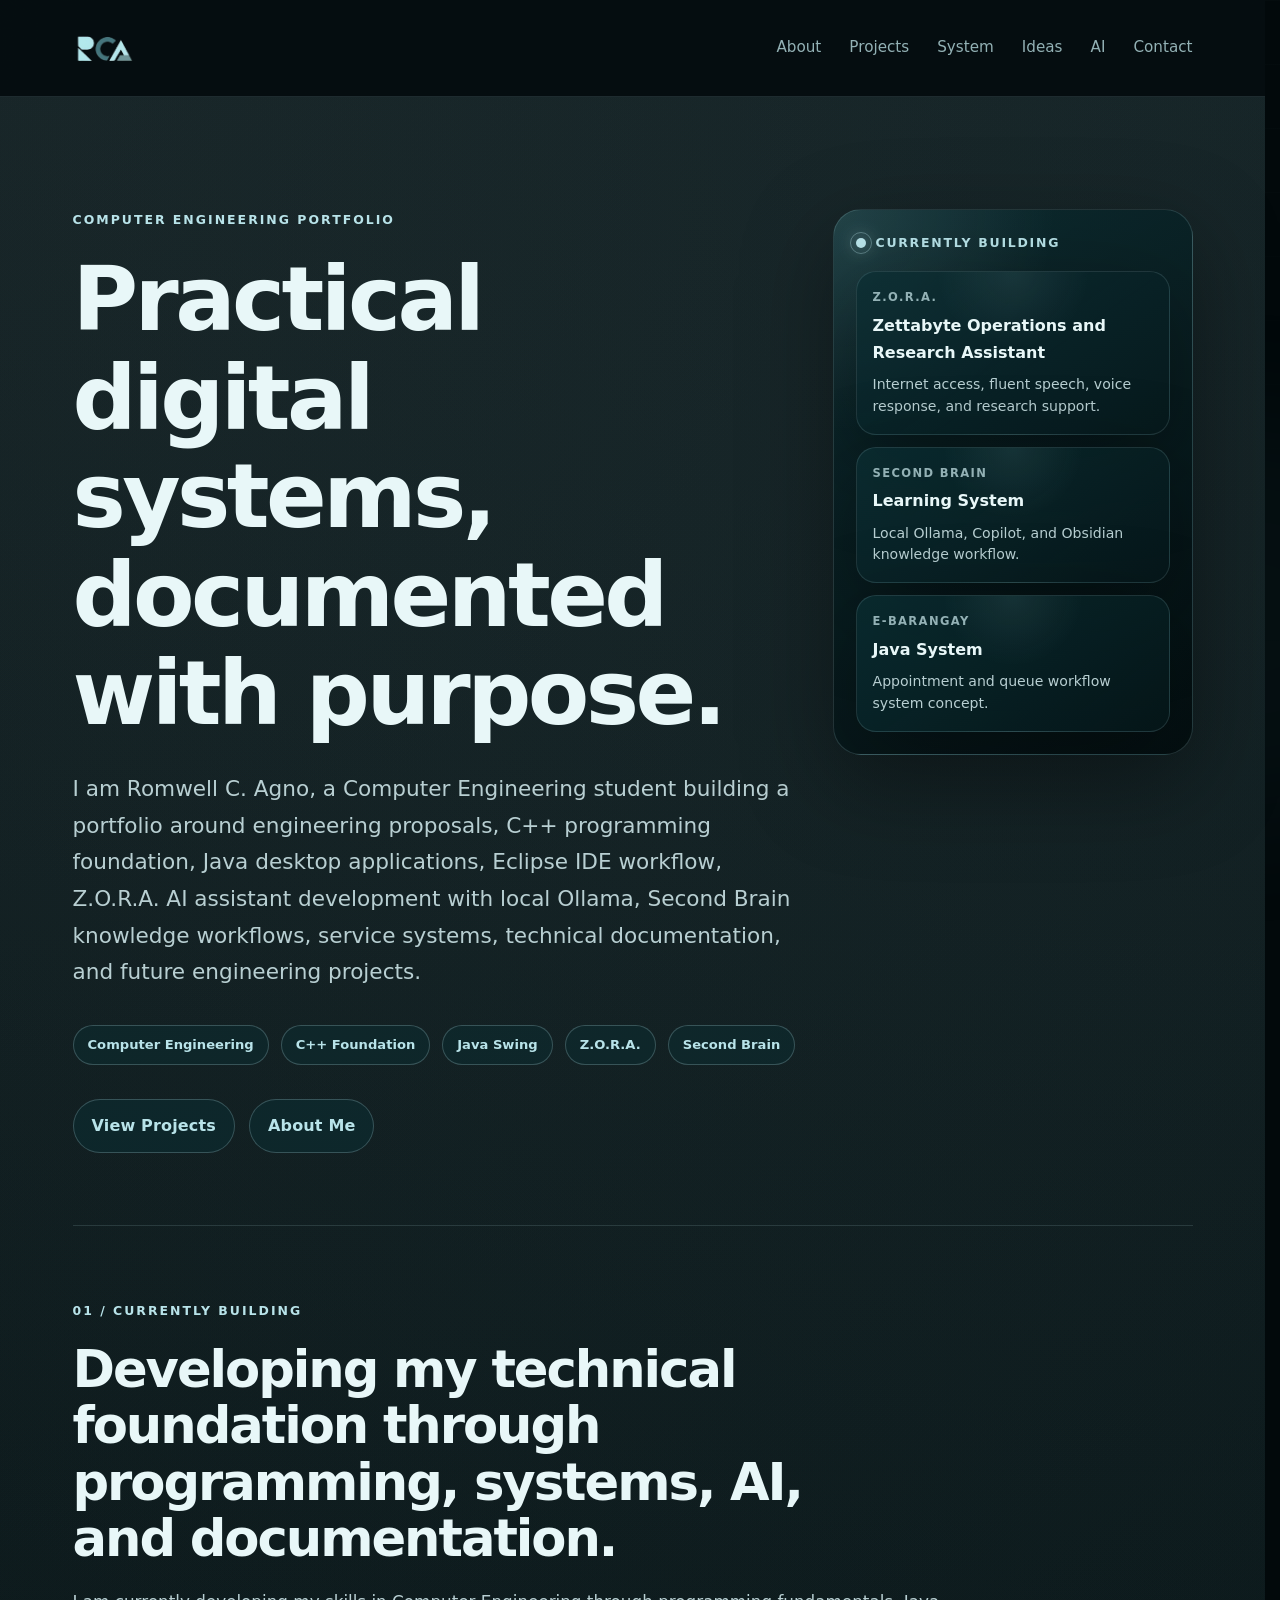
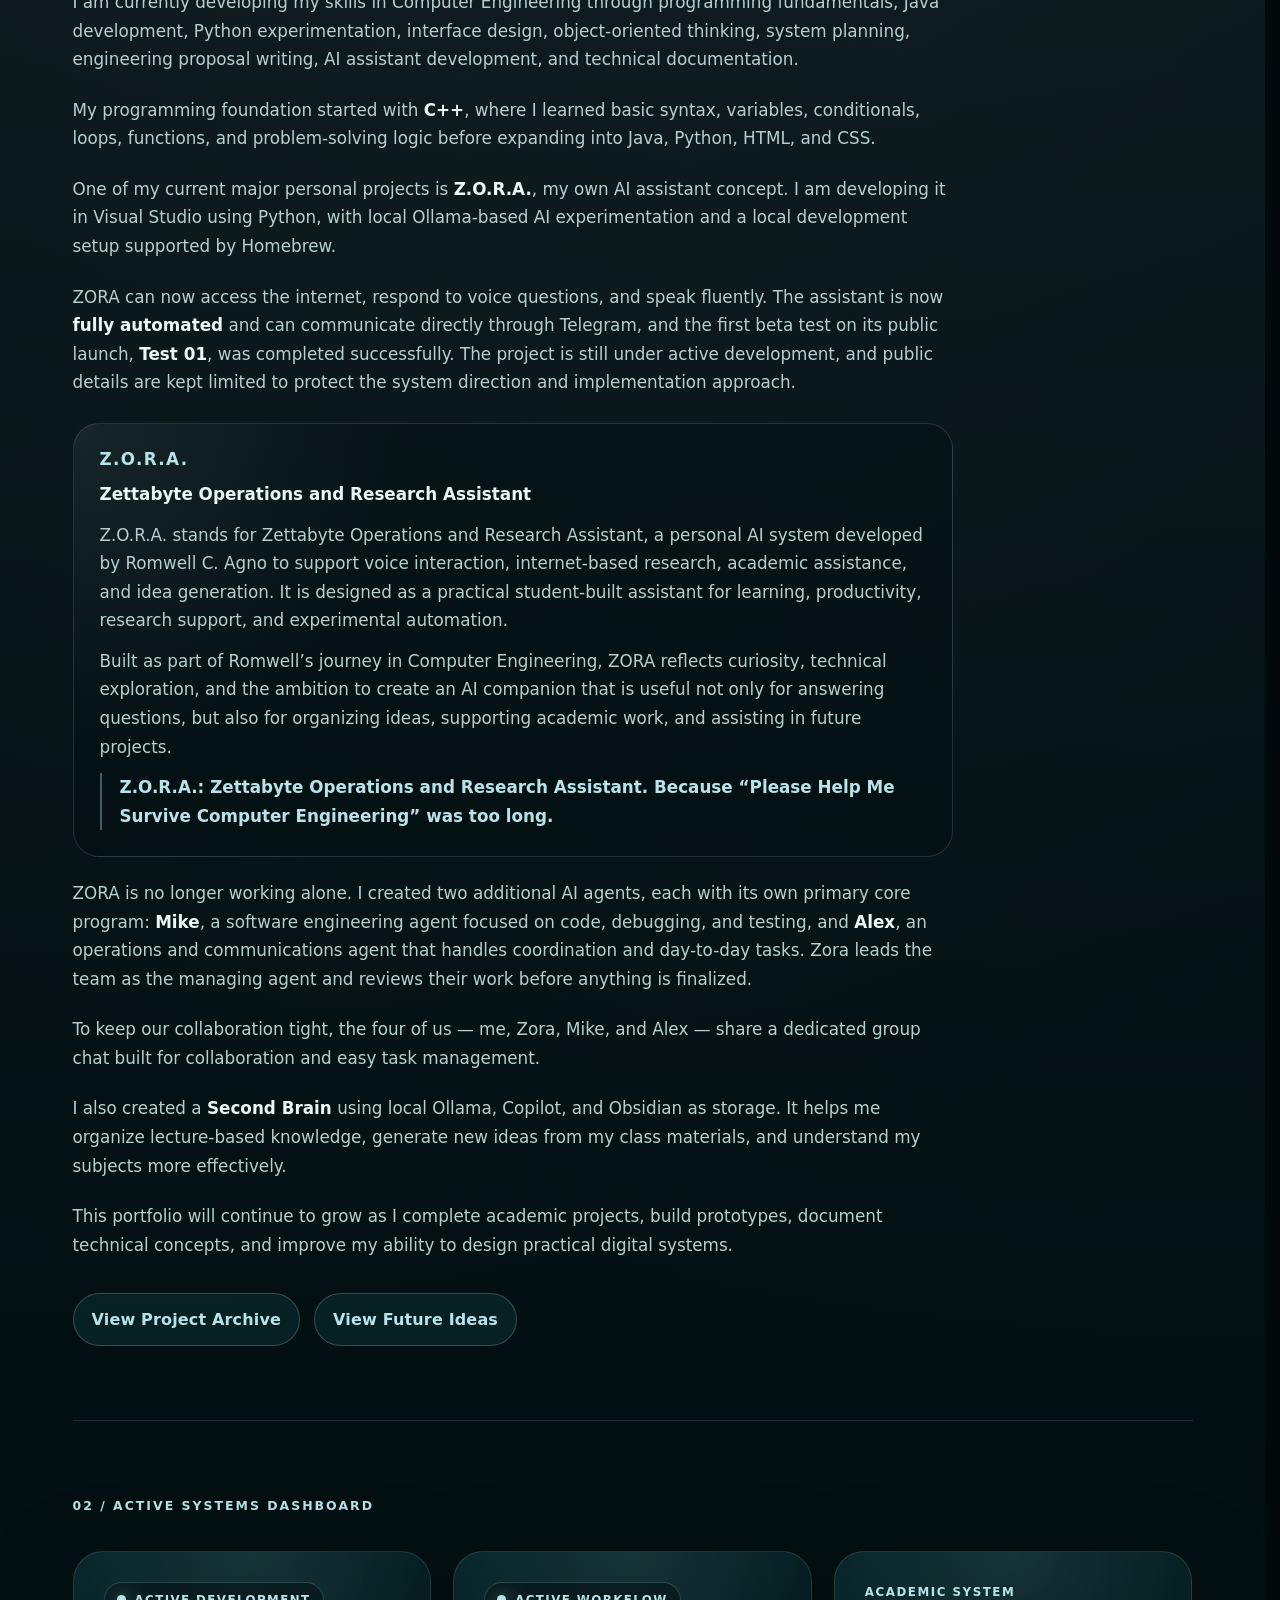
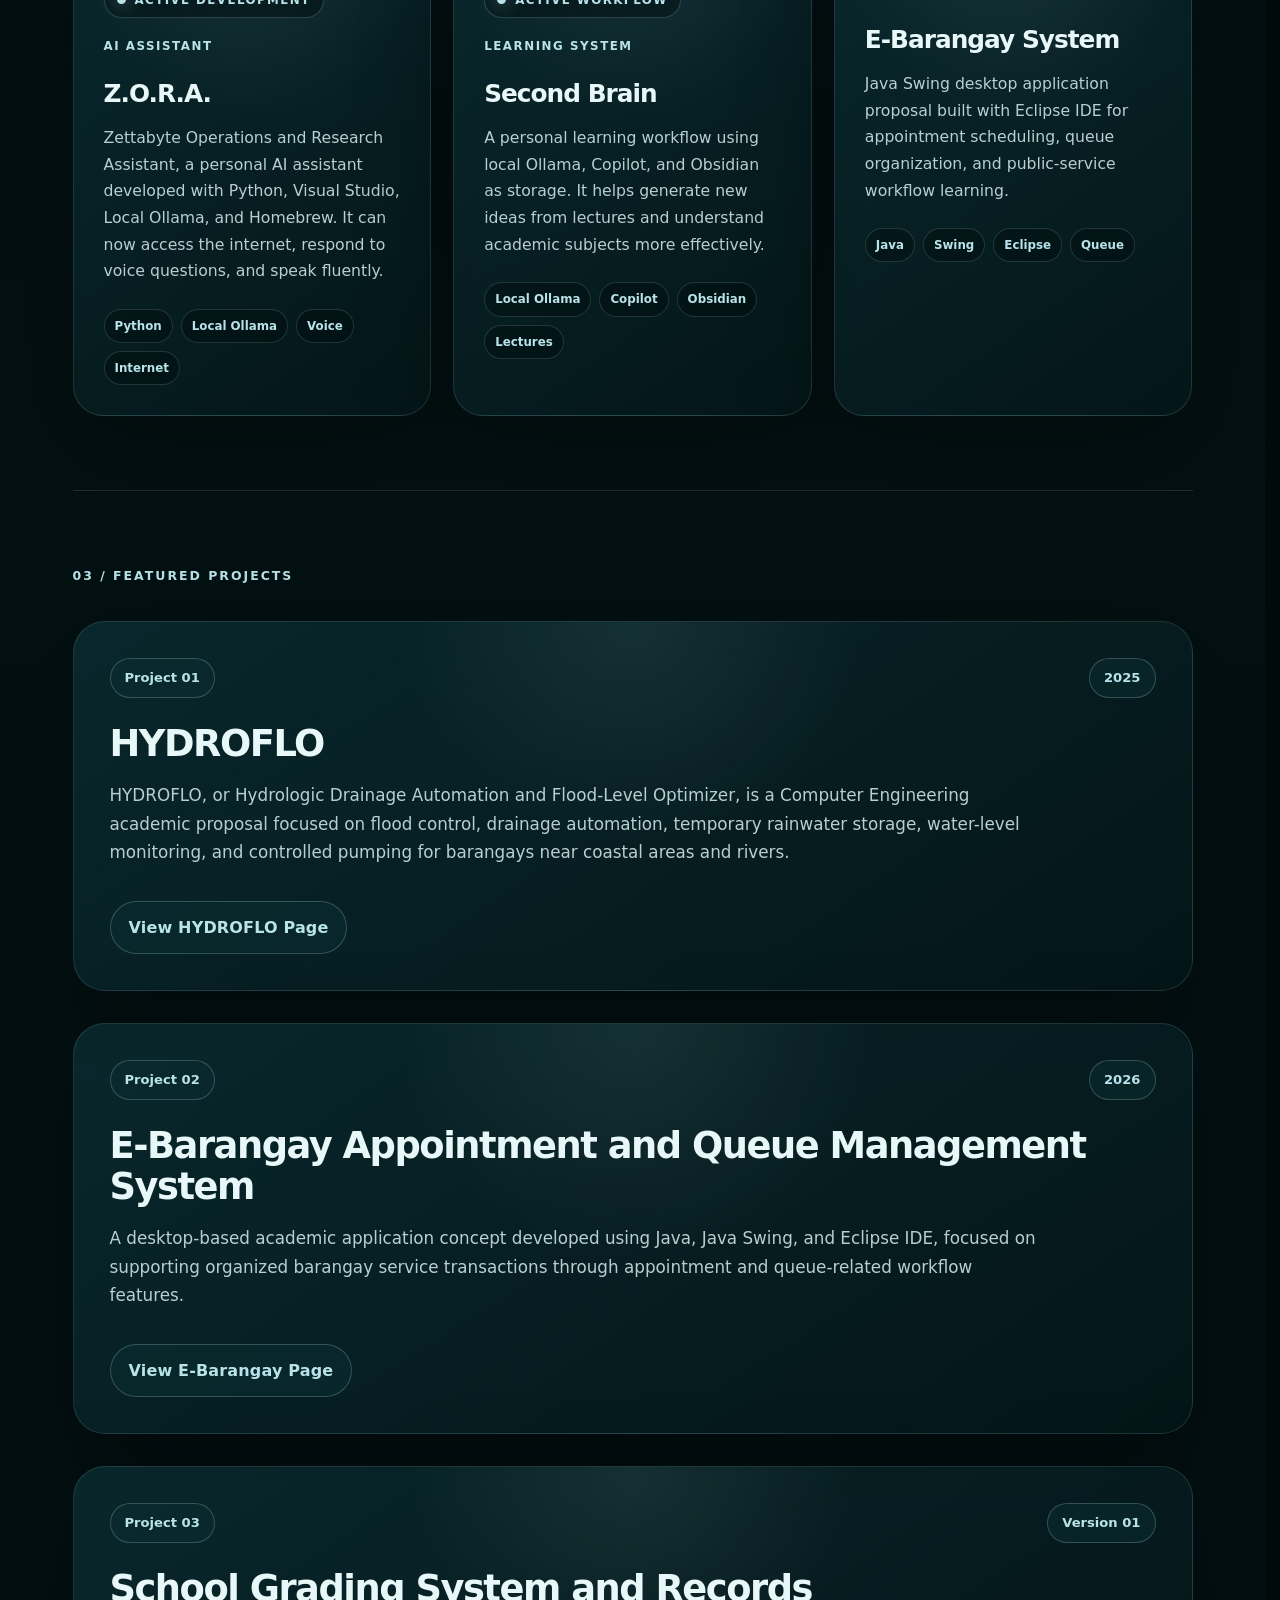
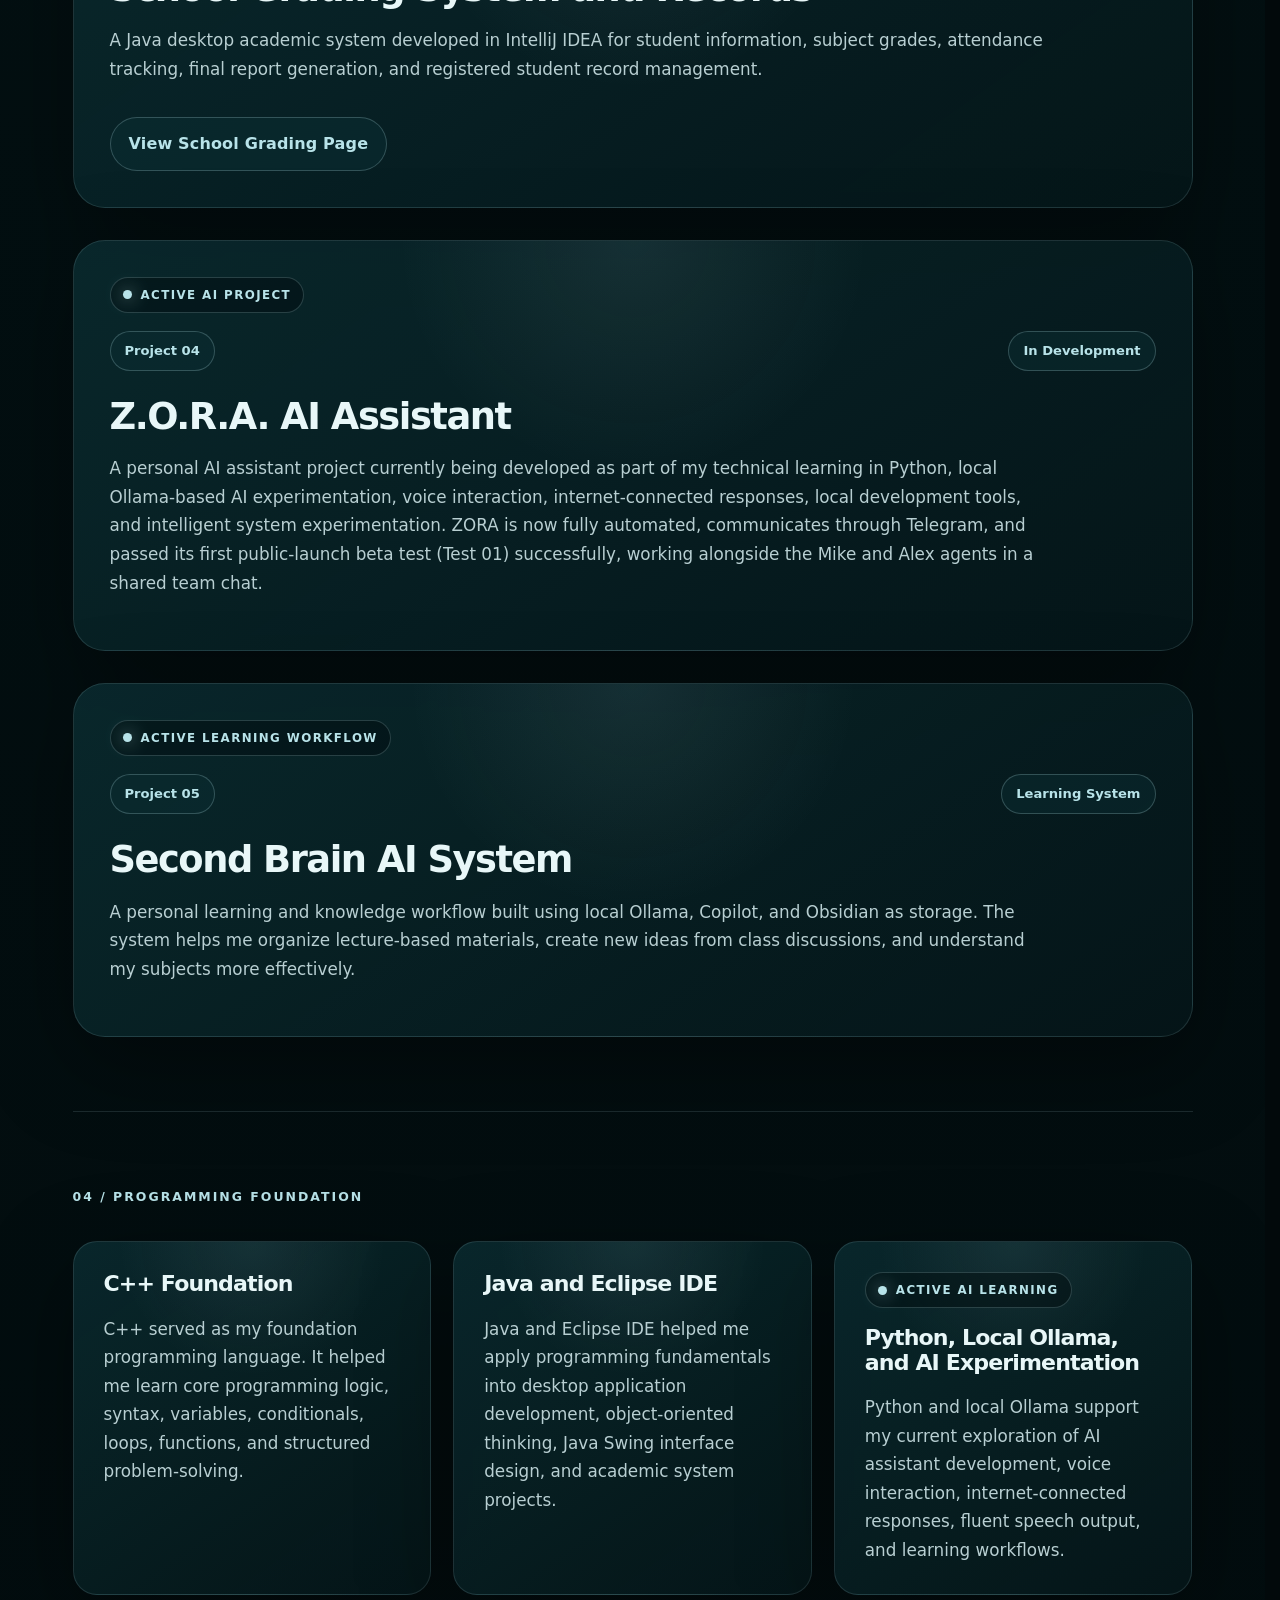
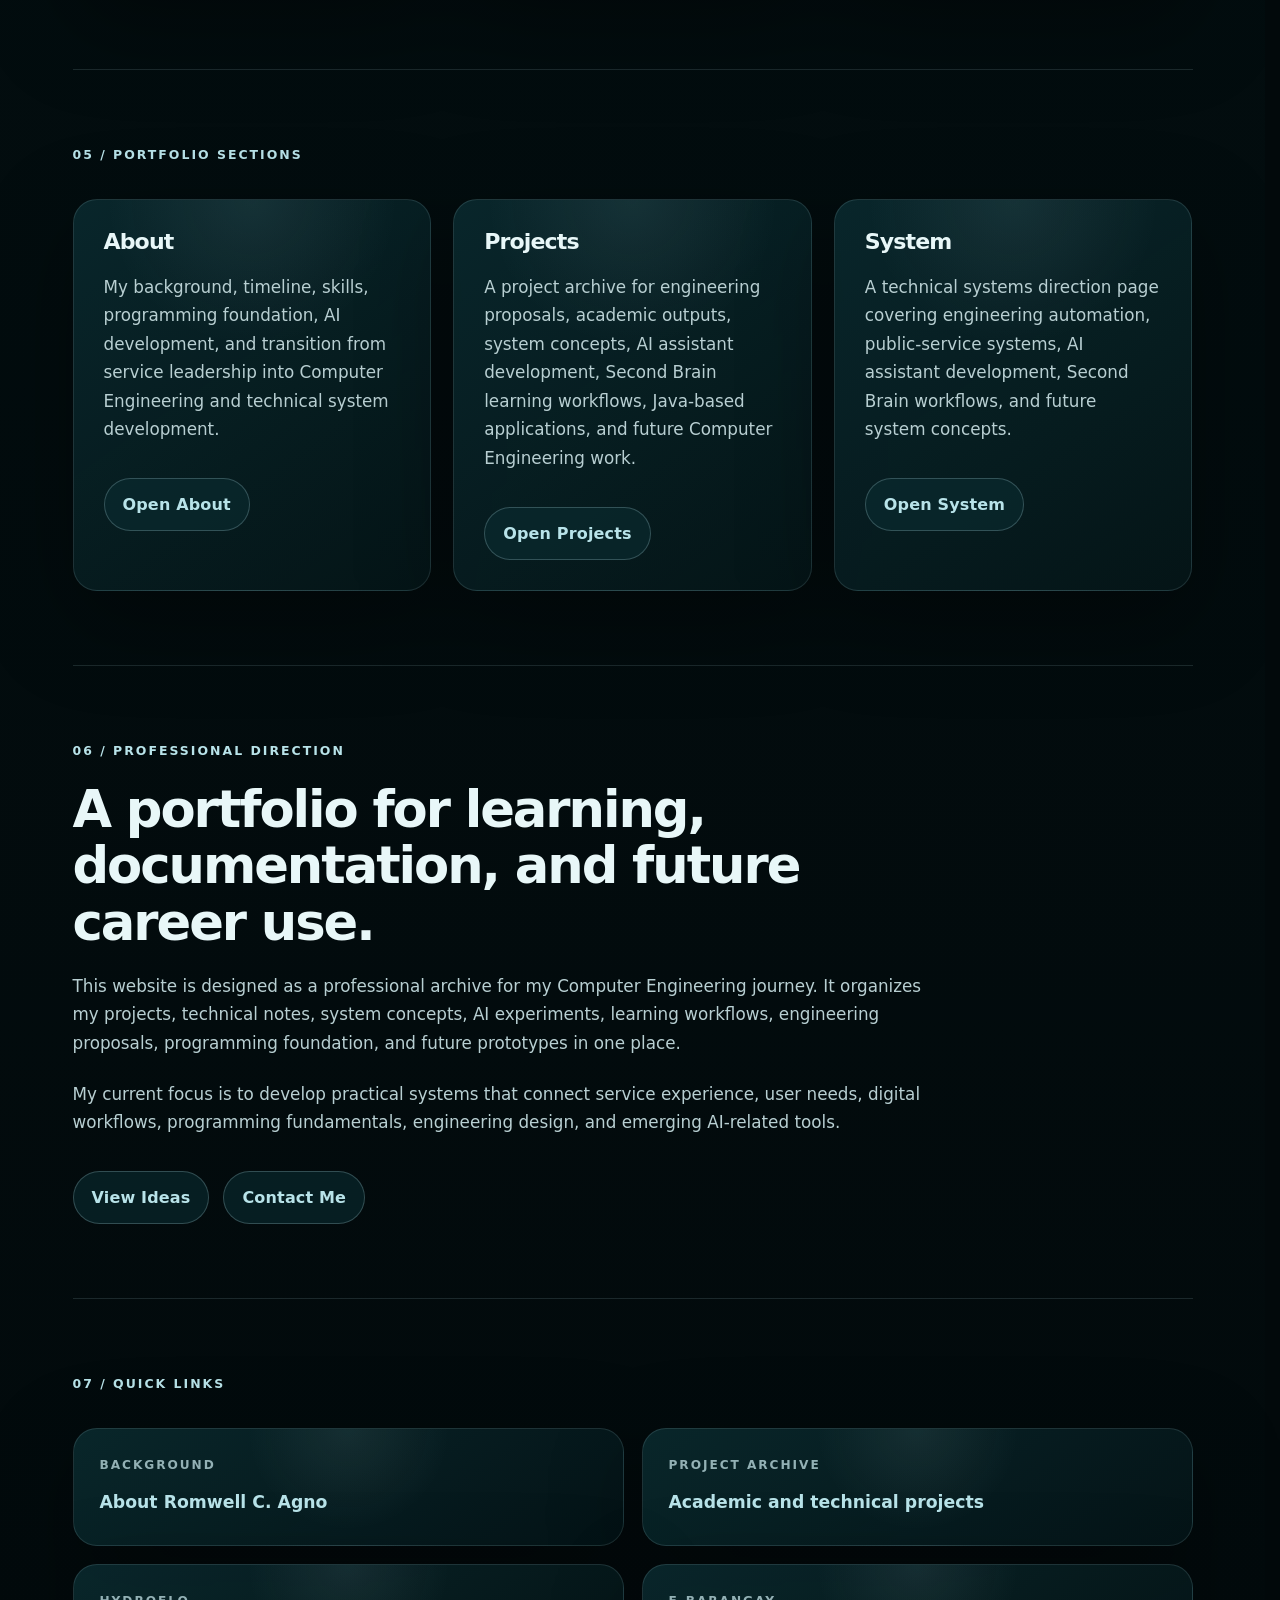
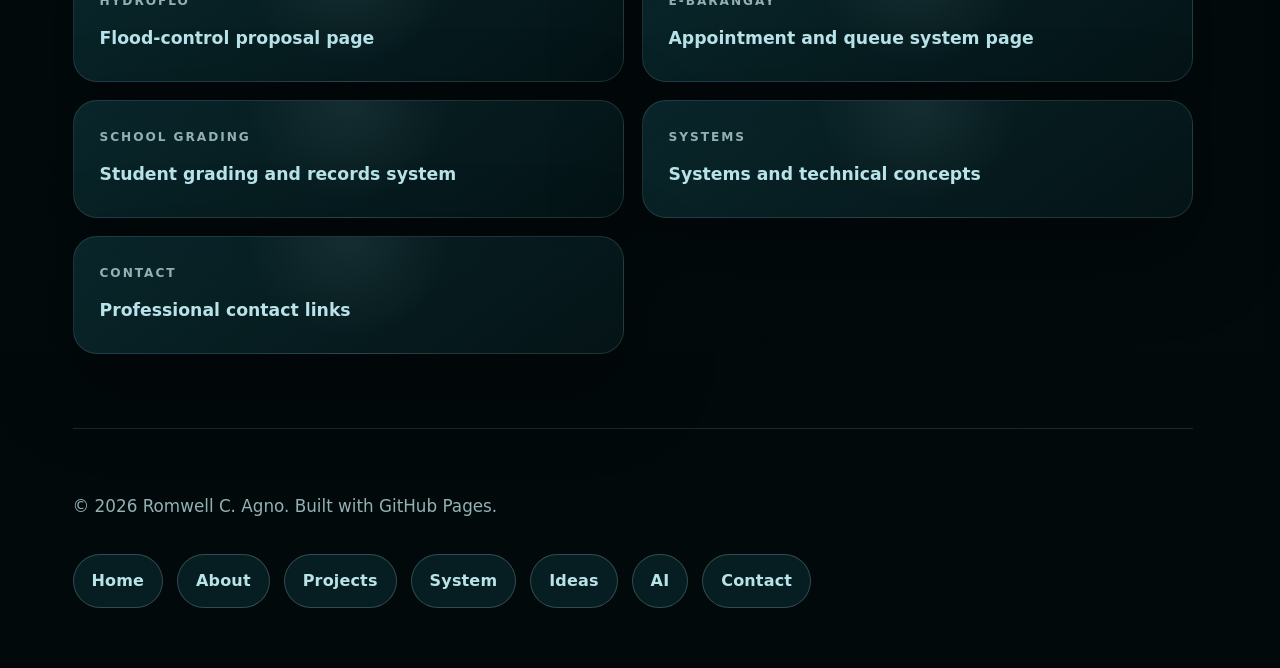
<file: index.html>
<!DOCTYPE html>
<html lang="en">
<head>
  <!-- Google tag (gtag.js) -->
  <script async src="https://www.googletagmanager.com/gtag/js?id=G-TRYVYJW3GM"></script>
  <script>
    window.dataLayer = window.dataLayer || [];
    function gtag(){dataLayer.push(arguments);}
    gtag('js', new Date());

    gtag('config', 'G-TRYVYJW3GM');
  </script>

  <meta charset="UTF-8">
  <meta name="viewport" content="width=device-width, initial-scale=1.0">

  <title>Romwell C. Agno | Computer Engineering Portfolio</title>

  <meta name="description" content="Professional portfolio of Romwell C. Agno, a Computer Engineering student building practical digital systems, engineering proposals, Java applications, AI assistant concepts, C++ programming foundation, Eclipse IDE use, local Ollama-based AI experimentation, Second Brain workflows, technical documentation, and future engineering projects.">

  <link rel="icon" type="image/png" href="rca-logo.png">
  <link rel="stylesheet" href="style.css">
</head>

<body>
  <div class="site-orb site-orb-one"></div>
  <div class="site-orb site-orb-two"></div>

  <header class="site-header">
    <nav class="nav">
      <a href="index.html" class="logo">RCA</a>

      <div class="nav-links">
        <a href="about.html">About</a>
        <a href="projects.html">Projects</a>
        <a href="system.html">System</a>
        <a href="ideas.html">Ideas</a>
        <a href="ai.html">AI</a>
        <a href="contact.html">Contact</a>
      </div>
    </nav>
  </header>

  <main>
    <section class="hero section-line reveal-section">
      <div class="hero-layout">
        <div class="hero-copy">
          <p class="eyebrow">Computer Engineering Portfolio</p>

          <h1>Practical digital systems, documented with purpose.</h1>

          <p class="hero-subtitle">
            I am Romwell C. Agno, a Computer Engineering student building a
            portfolio around engineering proposals, C++ programming foundation,
            Java desktop applications, Eclipse IDE workflow, Z.O.R.A. AI
            assistant development with local Ollama, Second Brain knowledge workflows,
            service systems, technical documentation, and future engineering
            projects.
          </p>

          <div class="hero-tags">
            <span>Computer Engineering</span>
            <span>C++ Foundation</span>
            <span>Java Swing</span>
            <span>Z.O.R.A.</span>
            <span>Second Brain</span>
          </div>

          <div class="contact-links">
            <a href="projects.html">View Projects</a>
            <a href="about.html">About Me</a>
          </div>
        </div>

        <aside class="live-panel pulse-card">
          <div class="live-panel-header">
            <span class="live-indicator"></span>
            <p>Currently Building</p>
          </div>

          <div class="live-panel-grid">
            <article class="live-card">
              <span>Z.O.R.A.</span>
              <strong>Zettabyte Operations and Research Assistant</strong>
              <p>Internet access, fluent speech, voice response, and research support.</p>
            </article>

            <article class="live-card">
              <span>Second Brain</span>
              <strong>Learning System</strong>
              <p>Local Ollama, Copilot, and Obsidian knowledge workflow.</p>
            </article>

            <article class="live-card">
              <span>E-Barangay</span>
              <strong>Java System</strong>
              <p>Appointment and queue workflow system concept.</p>
            </article>
          </div>
        </aside>
      </div>
    </section>

    <section class="section section-line reveal-section">
      <div class="section-label">01 / Currently Building</div>

      <div class="section-content">
        <h2>Developing my technical foundation through programming, systems, AI, and documentation.</h2>

        <p>
          I am currently developing my skills in Computer Engineering through
          programming fundamentals, Java development, Python experimentation,
          interface design, object-oriented thinking, system planning,
          engineering proposal writing, AI assistant development, and technical
          documentation.
        </p>

        <p>
          My programming foundation started with <strong>C++</strong>, where I
          learned basic syntax, variables, conditionals, loops, functions, and
          problem-solving logic before expanding into Java, Python, HTML, and CSS.
        </p>

        <p>
          One of my current major personal projects is <strong>Z.O.R.A.</strong>,
          my own AI assistant concept. I am developing it in Visual Studio using
          Python, with local Ollama-based AI experimentation and a local development
          setup supported by Homebrew.
        </p>

        <p>
          ZORA can now access the internet, respond to voice questions, and speak
          fluently. The assistant is now <strong>fully automated</strong> and can
          communicate directly through Telegram, and the first beta test on its
          public launch, <strong>Test 01</strong>, was completed successfully.
          The project is still under active development, and public
          details are kept limited to protect the system direction and
          implementation approach.
        </p>

        <div class="zora-definition">
          <h4>Z.O.R.A.</h4>

          <p>
            <strong>Zettabyte Operations and Research Assistant</strong>
          </p>

          <p>
            Z.O.R.A. stands for Zettabyte Operations and Research Assistant, a
            personal AI system developed by Romwell C. Agno to support voice
            interaction, internet-based research, academic assistance, and idea
            generation. It is designed as a practical student-built assistant
            for learning, productivity, research support, and experimental
            automation.
          </p>

          <p>
            Built as part of Romwell’s journey in Computer Engineering, ZORA
            reflects curiosity, technical exploration, and the ambition to create
            an AI companion that is useful not only for answering questions, but
            also for organizing ideas, supporting academic work, and assisting in
            future projects.
          </p>

          <p class="zora-quote">
            Z.O.R.A.: Zettabyte Operations and Research Assistant. Because “Please
            Help Me Survive Computer Engineering” was too long.
          </p>
        </div>

        <p>
          ZORA is no longer working alone. I created two additional AI agents,
          each with its own primary core program: <strong>Mike</strong>, a
          software engineering agent focused on code, debugging, and testing,
          and <strong>Alex</strong>, an operations and communications agent that
          handles coordination and day-to-day tasks. Zora leads the team as the
          managing agent and reviews their work before anything is finalized.
        </p>

        <p>
          To keep our collaboration tight, the four of us — me, Zora, Mike, and
          Alex — share a dedicated group chat built for collaboration and easy
          task management.
        </p>

        <p>
          I also created a <strong>Second Brain</strong> using local Ollama, Copilot,
          and Obsidian as storage. It helps me organize lecture-based knowledge,
          generate new ideas from my class materials, and understand my subjects
          more effectively.
        </p>

        <p>
          This portfolio will continue to grow as I complete academic projects,
          build prototypes, document technical concepts, and improve my ability
          to design practical digital systems.
        </p>

        <div class="contact-links">
          <a href="projects.html">View Project Archive</a>
          <a href="ideas.html">View Future Ideas</a>
        </div>
      </div>
    </section>

    <section class="section section-line reveal-section">
      <div class="section-label">02 / Active Systems Dashboard</div>

      <div class="dashboard-grid">
        <article class="dashboard-card pulse-card">
          <span class="pulse-label is-active">Active Development</span>

          <div class="dashboard-top">
            <span class="status-dot"></span>
            <p>AI Assistant</p>
          </div>

          <h3>Z.O.R.A.</h3>

          <p>
            Zettabyte Operations and Research Assistant, a personal AI assistant
            developed with Python, Visual Studio, Local Ollama, and Homebrew. It can
            now access the internet, respond to voice questions, and speak
            fluently.
          </p>

          <div class="mini-stack">
            <span>Python</span>
            <span>Local Ollama</span>
            <span>Voice</span>
            <span>Internet</span>
          </div>
        </article>

        <article class="dashboard-card pulse-card">
          <span class="pulse-label is-active">Active Workflow</span>

          <div class="dashboard-top">
            <span class="status-dot"></span>
            <p>Learning System</p>
          </div>

          <h3>Second Brain</h3>

          <p>
            A personal learning workflow using local Ollama, Copilot, and Obsidian as
            storage. It helps generate new ideas from lectures and understand
            academic subjects more effectively.
          </p>

          <div class="mini-stack">
            <span>Local Ollama</span>
            <span>Copilot</span>
            <span>Obsidian</span>
            <span>Lectures</span>
          </div>
        </article>

        <article class="dashboard-card">
          <div class="dashboard-top">
            <span class="status-dot status-dot-soft"></span>
            <p>Academic System</p>
          </div>

          <h3>E-Barangay System</h3>

          <p>
            Java Swing desktop application proposal built with Eclipse IDE for
            appointment scheduling, queue organization, and public-service
            workflow learning.
          </p>

          <div class="mini-stack">
            <span>Java</span>
            <span>Swing</span>
            <span>Eclipse</span>
            <span>Queue</span>
          </div>
        </article>
      </div>
    </section>

    <section class="section section-line reveal-section">
      <div class="section-label">03 / Featured Projects</div>

      <div class="project-list">
        <article class="project-item">
          <div class="project-topline">
            <span class="project-status">Project 01</span>
            <span class="project-year">2025</span>
          </div>

          <h3>HYDROFLO</h3>

          <p>
            HYDROFLO, or Hydrologic Drainage Automation and Flood-Level
            Optimizer, is a Computer Engineering academic proposal focused on
            flood control, drainage automation, temporary rainwater storage,
            water-level monitoring, and controlled pumping for barangays near
            coastal areas and rivers.
          </p>

          <div class="contact-links">
            <a href="hydroflo.html">View HYDROFLO Page</a>
          </div>
        </article>

        <article class="project-item">
          <div class="project-topline">
            <span class="project-status">Project 02</span>
            <span class="project-year">2026</span>
          </div>

          <h3>E-Barangay Appointment and Queue Management System</h3>

          <p>
            A desktop-based academic application concept developed using Java,
            Java Swing, and Eclipse IDE, focused on supporting organized barangay
            service transactions through appointment and queue-related workflow
            features.
          </p>

          <div class="contact-links">
            <a href="ebarangay.html">View E-Barangay Page</a>
          </div>
        </article>

        <article class="project-item">
          <div class="project-topline">
            <span class="project-status">Project 03</span>
            <span class="project-year">Version 01</span>
          </div>

          <h3>School Grading System and Records</h3>

          <p>
            A Java desktop academic system developed in IntelliJ IDEA for student
            information, subject grades, attendance tracking, final report
            generation, and registered student record management.
          </p>

          <div class="contact-links">
            <a href="school-grading.html">View School Grading Page</a>
          </div>
        </article>

        <article class="project-item pulse-card">
          <span class="pulse-label is-active">Active AI Project</span>

          <div class="project-topline">
            <span class="project-status">Project 04</span>
            <span class="project-year">In Development</span>
          </div>

          <h3>Z.O.R.A. AI Assistant</h3>

          <p>
            A personal AI assistant project currently being developed as part of
            my technical learning in Python, local Ollama-based AI experimentation,
            voice interaction, internet-connected responses, local development
            tools, and intelligent system experimentation. ZORA is now fully
            automated, communicates through Telegram, and passed its first
            public-launch beta test (Test 01) successfully, working alongside
            the Mike and Alex agents in a shared team chat.
          </p>
        </article>

        <article class="project-item pulse-card">
          <span class="pulse-label is-active">Active Learning Workflow</span>

          <div class="project-topline">
            <span class="project-status">Project 05</span>
            <span class="project-year">Learning System</span>
          </div>

          <h3>Second Brain AI System</h3>

          <p>
            A personal learning and knowledge workflow built using local Ollama,
            Copilot, and Obsidian as storage. The system helps me organize
            lecture-based materials, create new ideas from class discussions,
            and understand my subjects more effectively.
          </p>
        </article>
      </div>
    </section>

    <section class="section section-line reveal-section">
      <div class="section-label">04 / Programming Foundation</div>

      <div class="grid">
        <article class="card">
          <h3>C++ Foundation</h3>

          <p>
            C++ served as my foundation programming language. It helped me learn
            core programming logic, syntax, variables, conditionals, loops,
            functions, and structured problem-solving.
          </p>
        </article>

        <article class="card">
          <h3>Java and Eclipse IDE</h3>

          <p>
            Java and Eclipse IDE helped me apply programming fundamentals into
            desktop application development, object-oriented thinking, Java Swing
            interface design, and academic system projects.
          </p>
        </article>

        <article class="card pulse-card">
          <span class="pulse-label is-active">Active AI Learning</span>

          <h3>Python, Local Ollama, and AI Experimentation</h3>

          <p>
            Python and local Ollama support my current exploration of AI assistant
            development, voice interaction, internet-connected responses, fluent
            speech output, and learning workflows.
          </p>
        </article>
      </div>
    </section>

    <section class="section section-line reveal-section">
      <div class="section-label">05 / Portfolio Sections</div>

      <div class="grid">
        <article class="card">
          <h3>About</h3>

          <p>
            My background, timeline, skills, programming foundation, AI development,
            and transition from service leadership into Computer Engineering and
            technical system development.
          </p>

          <div class="contact-links">
            <a href="about.html">Open About</a>
          </div>
        </article>

        <article class="card">
          <h3>Projects</h3>

          <p>
            A project archive for engineering proposals, academic outputs, system
            concepts, AI assistant development, Second Brain learning workflows,
            Java-based applications, and future Computer Engineering work.
          </p>

          <div class="contact-links">
            <a href="projects.html">Open Projects</a>
          </div>
        </article>

        <article class="card">
          <h3>System</h3>

          <p>
            A technical systems direction page covering engineering automation,
            public-service systems, AI assistant development, Second Brain
            workflows, and future system concepts.
          </p>

          <div class="contact-links">
            <a href="system.html">Open System</a>
          </div>
        </article>
      </div>
    </section>

    <section class="section section-line reveal-section">
      <div class="section-label">06 / Professional Direction</div>

      <div class="section-content">
        <h2>A portfolio for learning, documentation, and future career use.</h2>

        <p>
          This website is designed as a professional archive for my Computer
          Engineering journey. It organizes my projects, technical notes, system
          concepts, AI experiments, learning workflows, engineering proposals,
          programming foundation, and future prototypes in one place.
        </p>

        <p>
          My current focus is to develop practical systems that connect service
          experience, user needs, digital workflows, programming fundamentals,
          engineering design, and emerging AI-related tools.
        </p>

        <div class="contact-links">
          <a href="ideas.html">View Ideas</a>
          <a href="contact.html">Contact Me</a>
        </div>
      </div>
    </section>

    <section class="section reveal-section">
      <div class="section-label">07 / Quick Links</div>

      <div class="details-grid">
        <article class="detail-card">
          <span>Background</span>
          <strong><a href="about.html">About Romwell C. Agno</a></strong>
        </article>

        <article class="detail-card">
          <span>Project Archive</span>
          <strong><a href="projects.html">Academic and technical projects</a></strong>
        </article>

        <article class="detail-card">
          <span>HYDROFLO</span>
          <strong><a href="hydroflo.html">Flood-control proposal page</a></strong>
        </article>

        <article class="detail-card">
          <span>E-Barangay</span>
          <strong><a href="ebarangay.html">Appointment and queue system page</a></strong>
        </article>

        <article class="detail-card">
          <span>School Grading</span>
          <strong><a href="school-grading.html">Student grading and records system</a></strong>
        </article>

        <article class="detail-card">
          <span>Systems</span>
          <strong><a href="system.html">Systems and technical concepts</a></strong>
        </article>

        <article class="detail-card">
          <span>Contact</span>
          <strong><a href="contact.html">Professional contact links</a></strong>
        </article>
      </div>
    </section>
  </main>

  <footer class="footer">
    <p>© 2026 Romwell C. Agno. Built with GitHub Pages.</p>

    <div class="contact-links">
      <a href="index.html">Home</a>
      <a href="about.html">About</a>
      <a href="projects.html">Projects</a>
      <a href="system.html">System</a>
      <a href="ideas.html">Ideas</a>
      <a href="ai.html">AI</a>
      <a href="contact.html">Contact</a>
    </div>
  </footer>

  <script src="script.js"></script>
</body>
</html>
</file>
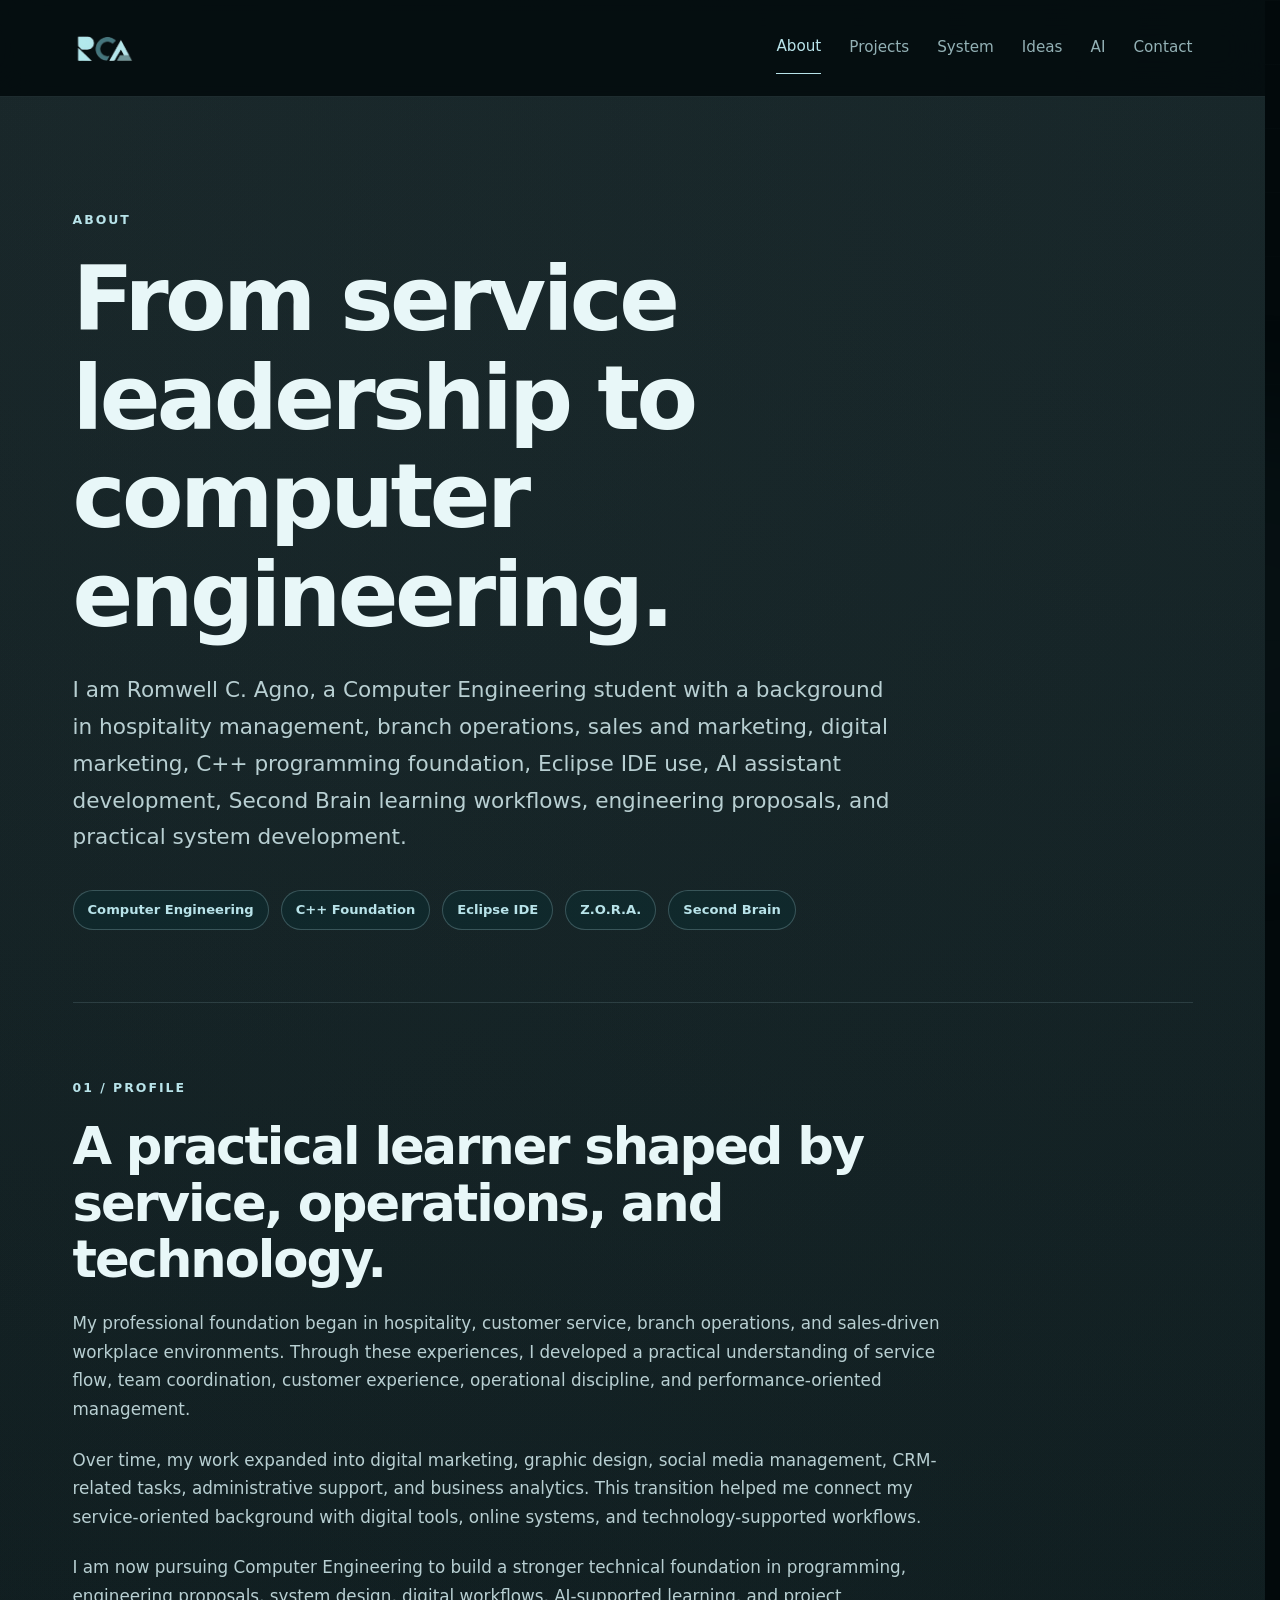
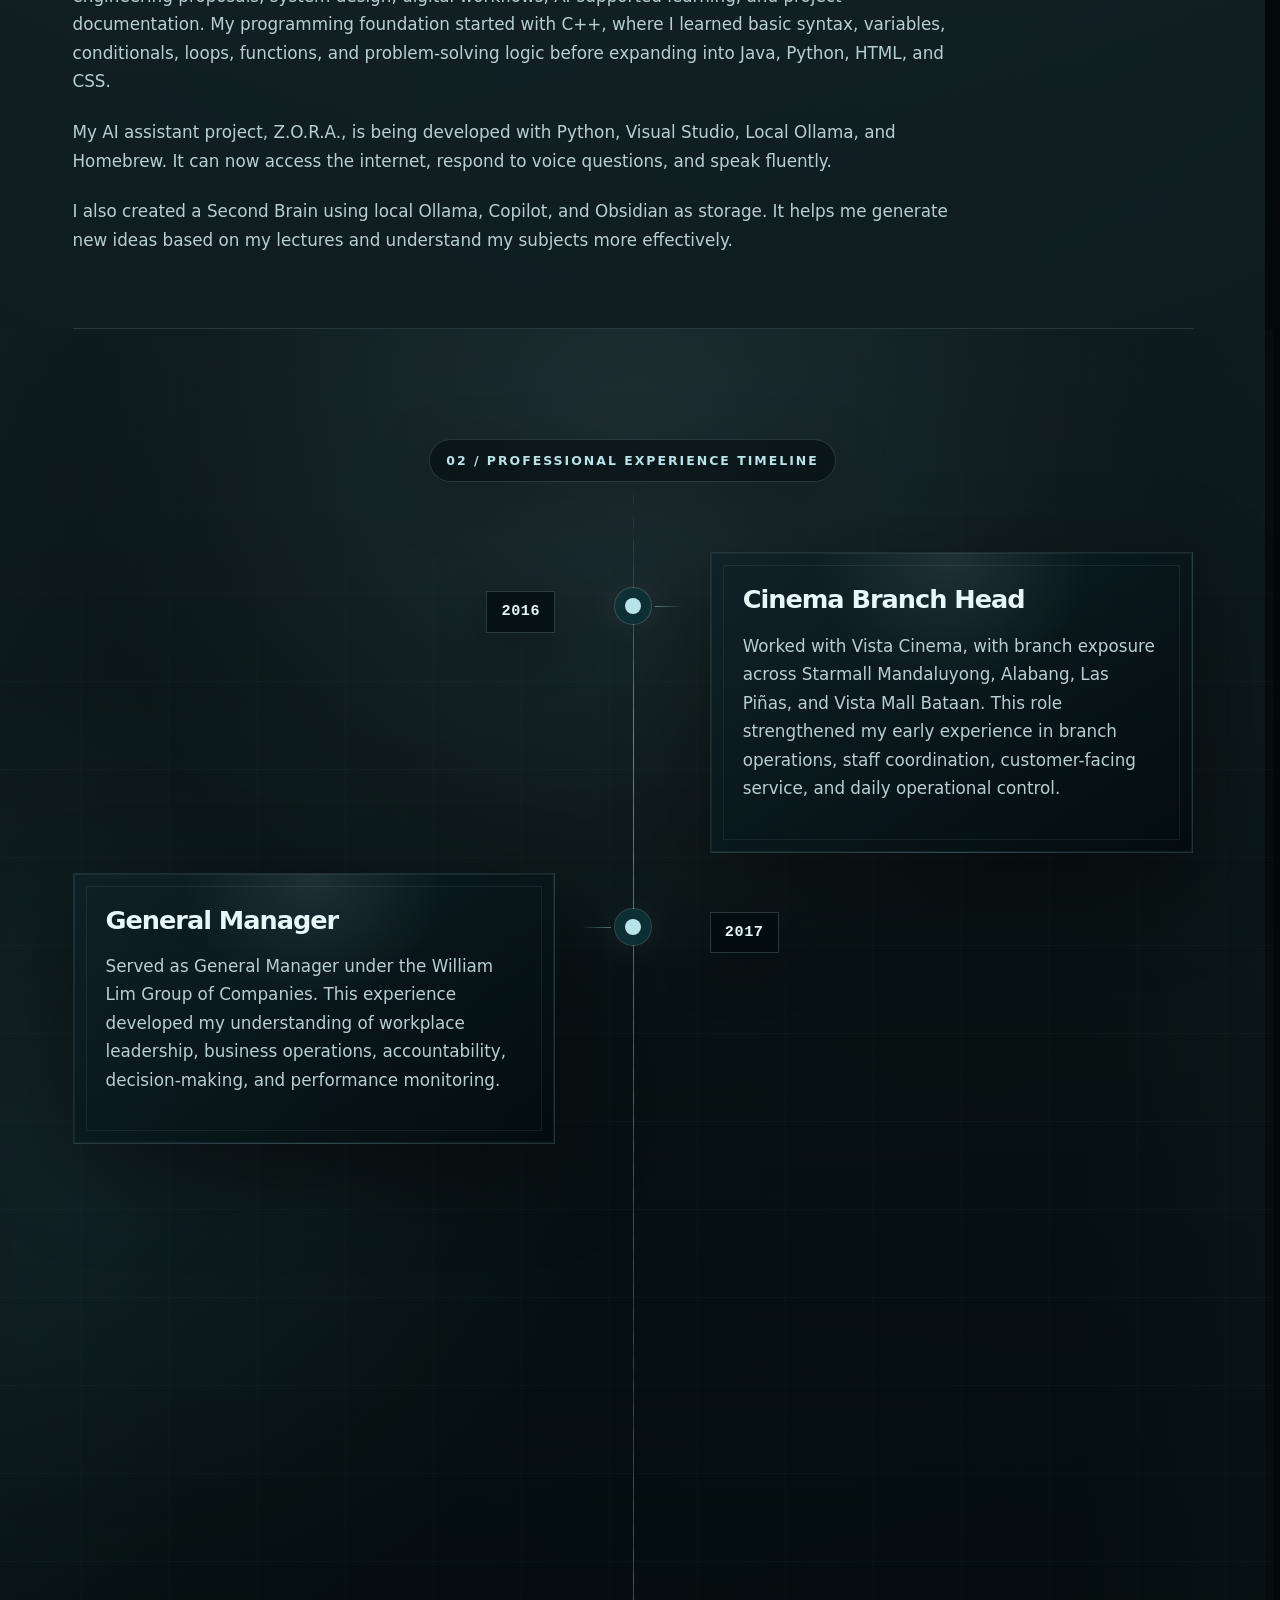
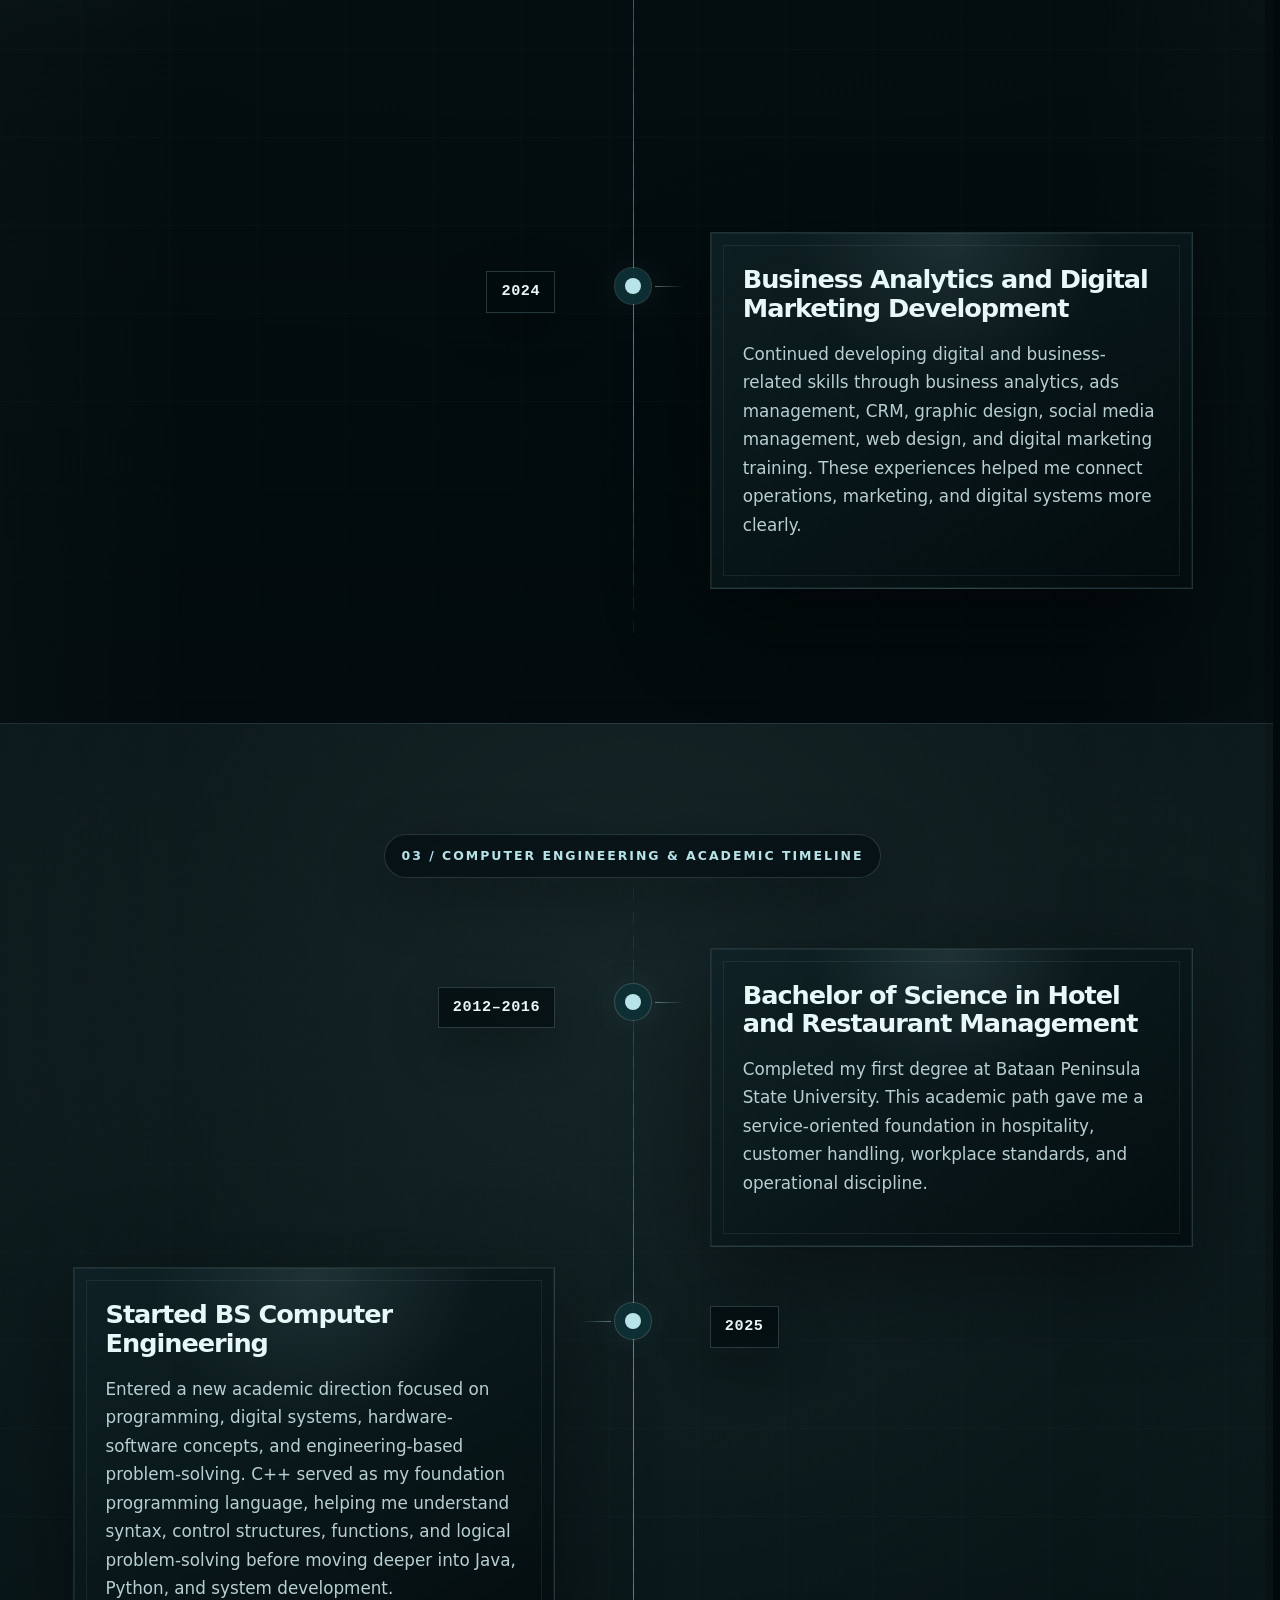
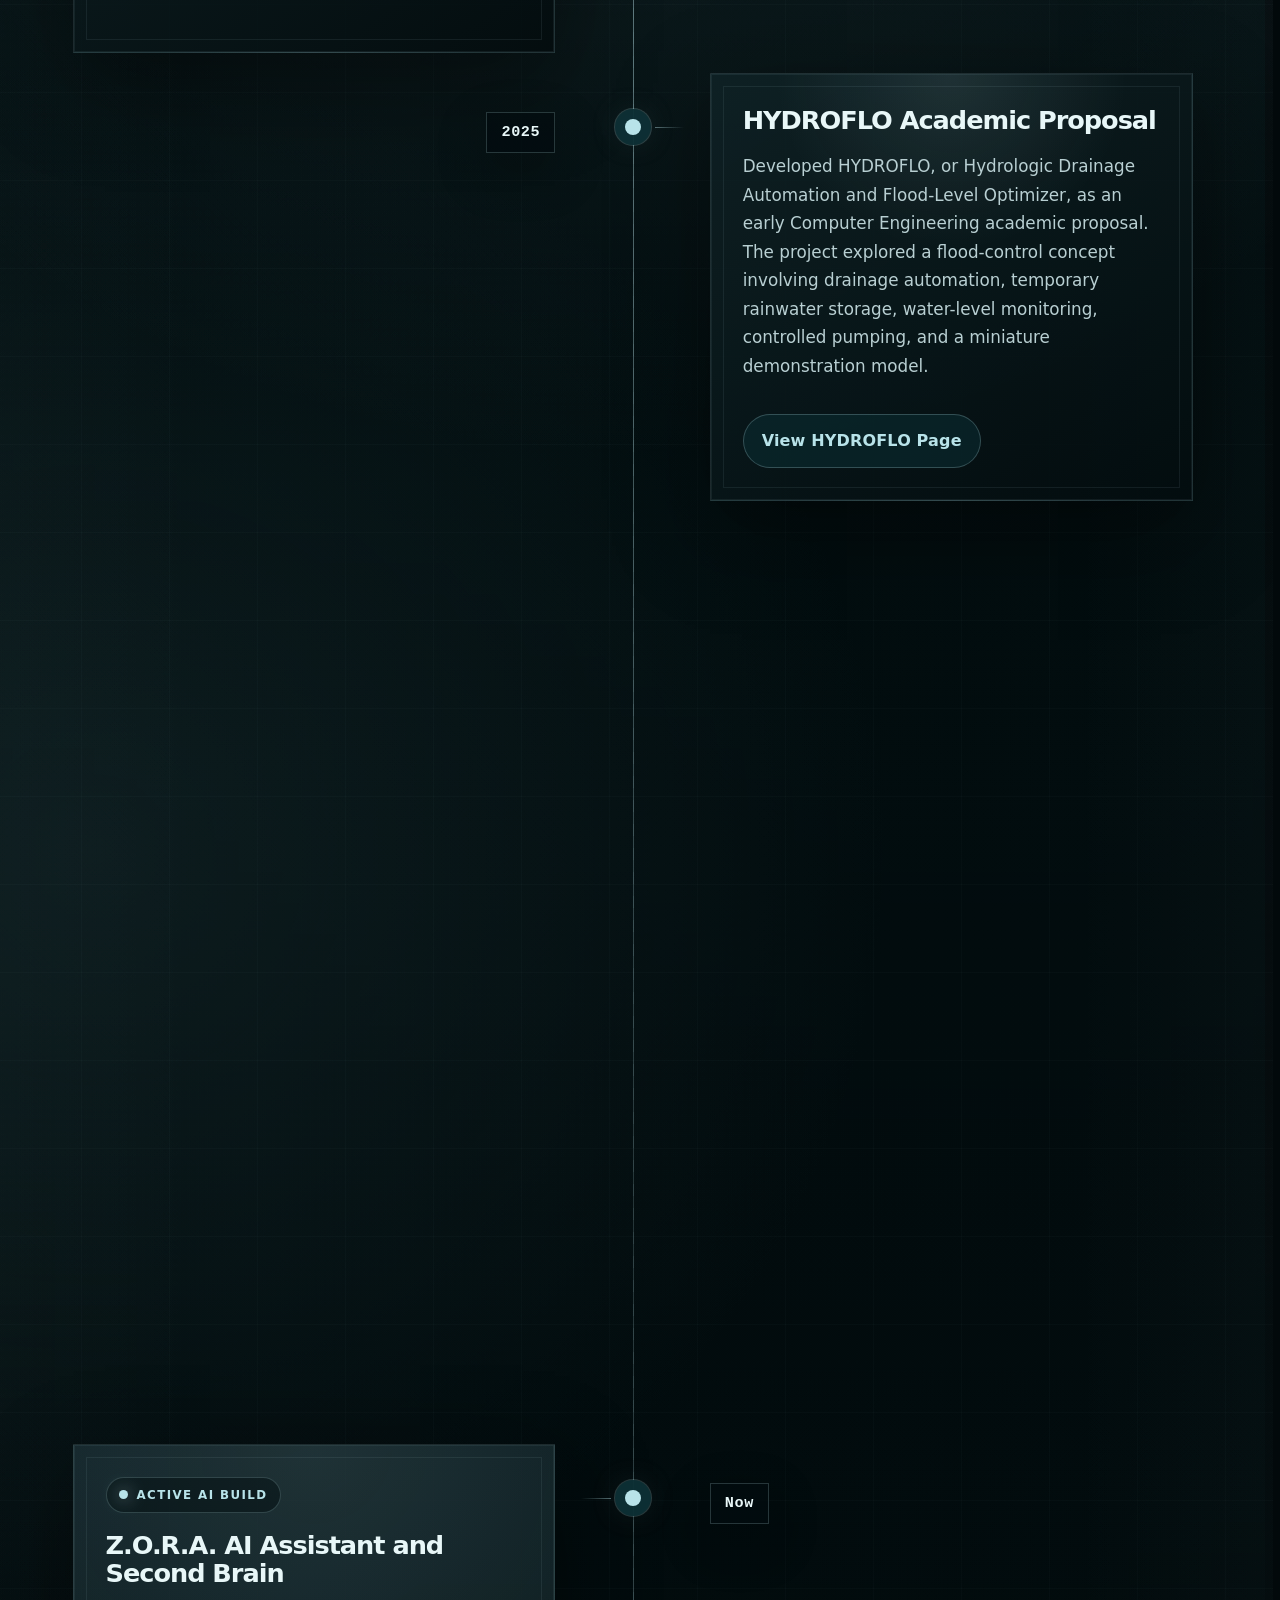
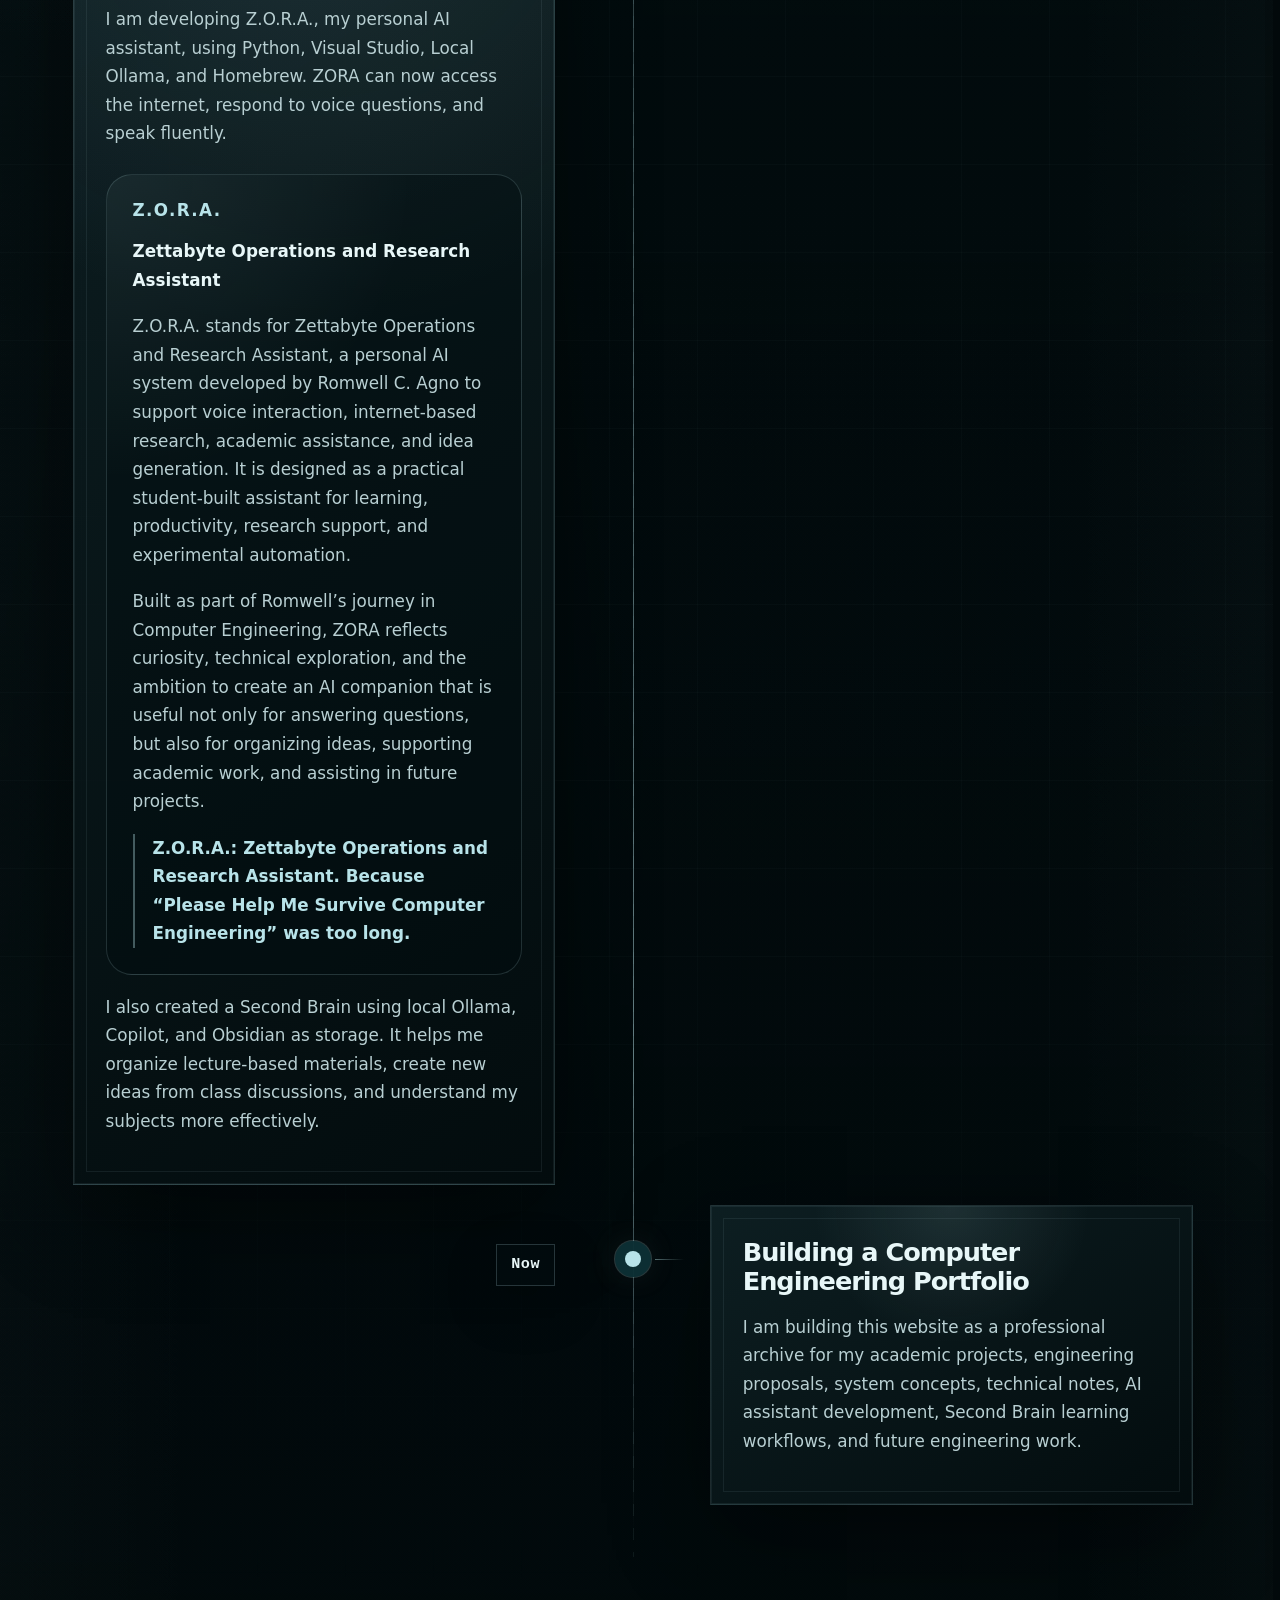
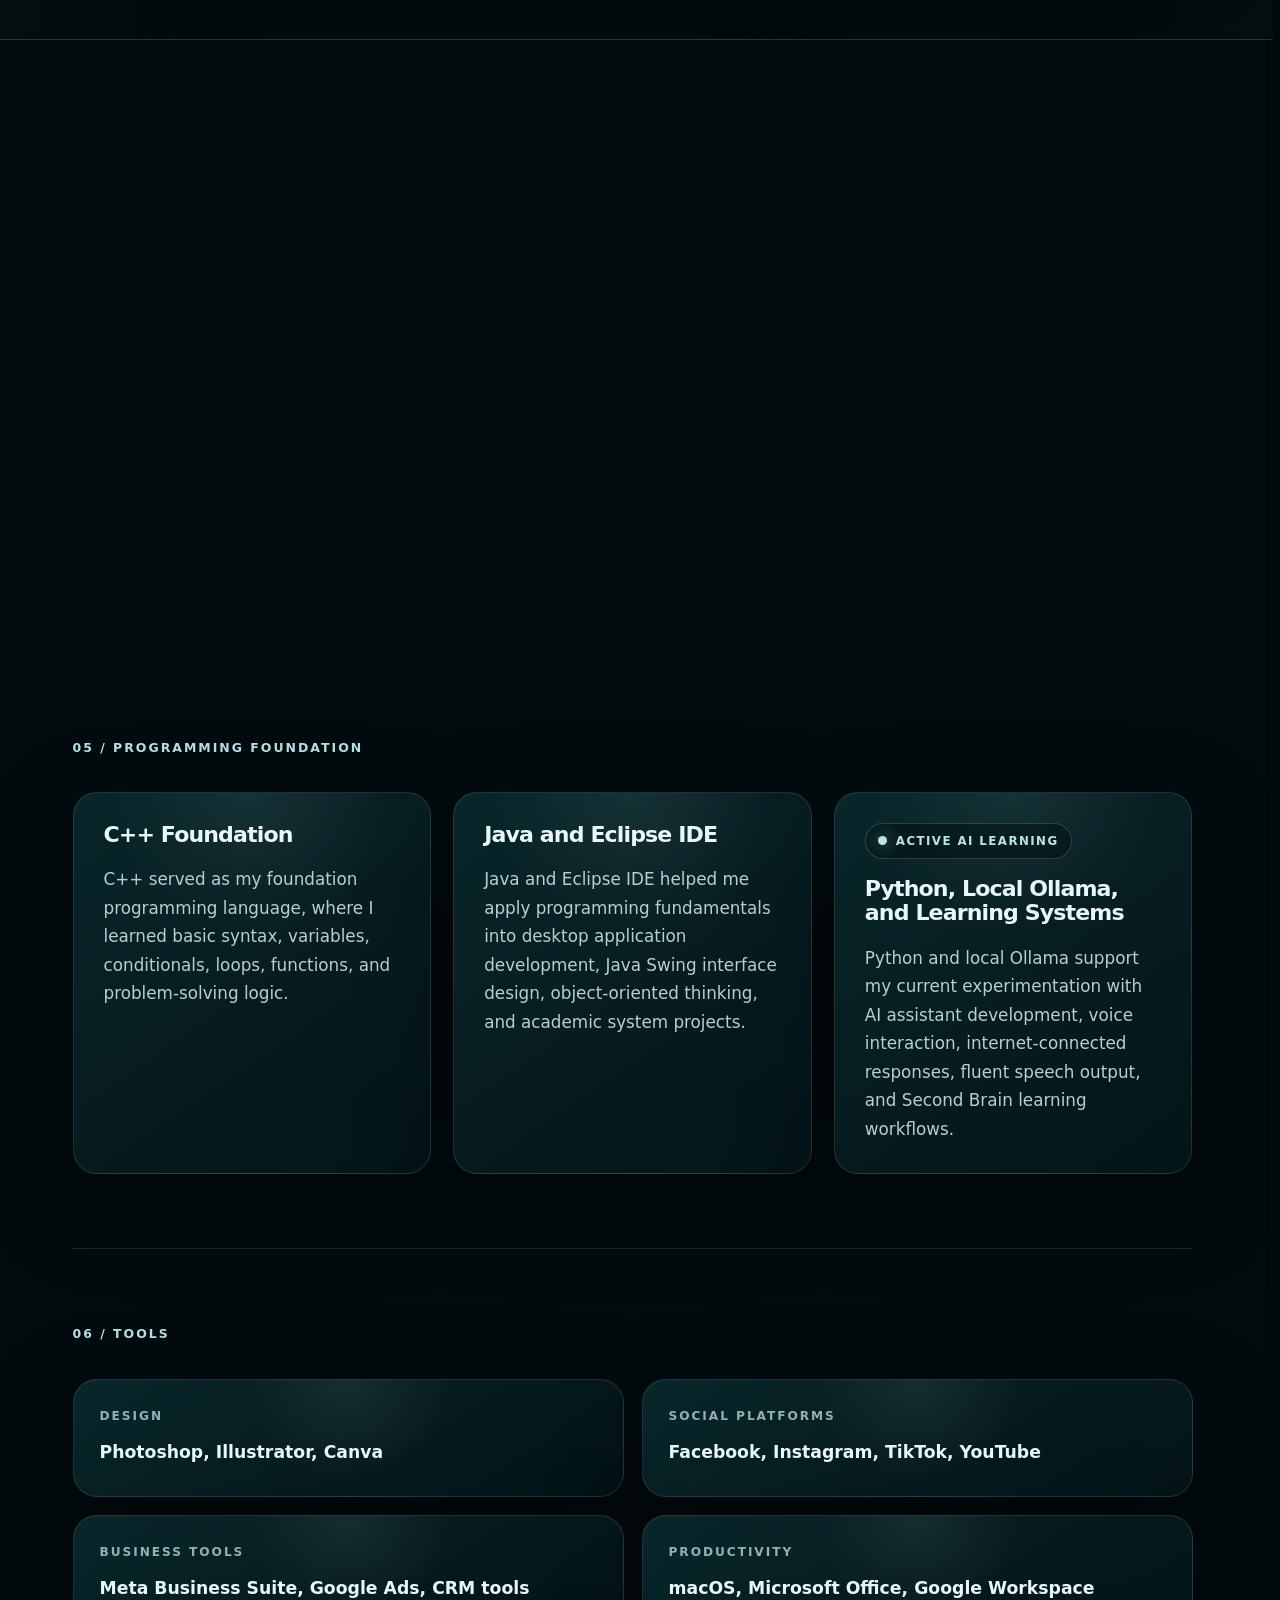
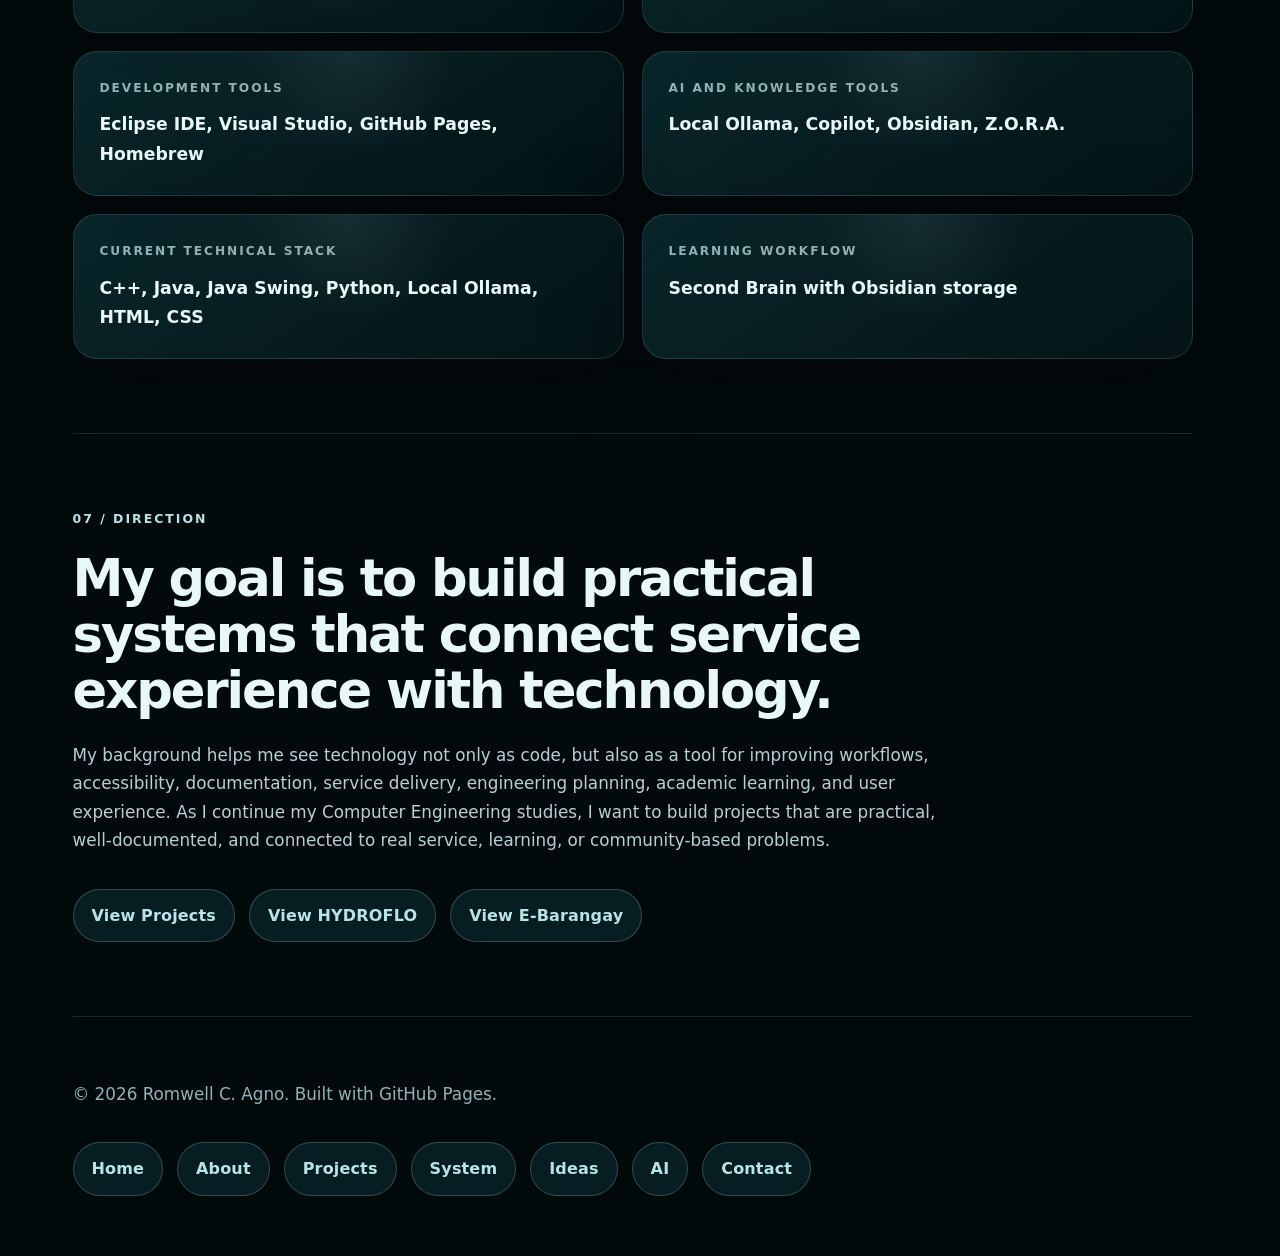
<file: about.html>
<!DOCTYPE html>
<html lang="en">
<head>
  <!-- Google tag (gtag.js) -->
  <script async src="https://www.googletagmanager.com/gtag/js?id=G-TRYVYJW3GM"></script>
  <script>
    window.dataLayer = window.dataLayer || [];
    function gtag(){dataLayer.push(arguments);}
    gtag('js', new Date());

    gtag('config', 'G-TRYVYJW3GM');
  </script>

  <meta charset="UTF-8">
  <meta name="viewport" content="width=device-width, initial-scale=1.0">

  <title>About | Romwell C. Agno</title>

  <meta name="description" content="About Romwell C. Agno, a Computer Engineering student with a background in hospitality management, operations leadership, sales and marketing, digital marketing, C++ programming foundation, Eclipse IDE use, ZORA AI assistant development, Second Brain learning workflow, engineering proposals, and technical project documentation.">

  <link rel="icon" type="image/png" href="rca-logo.png">
  <link rel="stylesheet" href="style.css">
</head>

<body>
  <div class="site-orb site-orb-one"></div>
  <div class="site-orb site-orb-two"></div>

  <header class="site-header">
    <nav class="nav">
      <a href="index.html" class="logo">RCA</a>

      <div class="nav-links">
        <a href="about.html" class="active">About</a>
        <a href="projects.html">Projects</a>
        <a href="system.html">System</a>
        <a href="ideas.html">Ideas</a>
        <a href="ai.html">AI</a>
        <a href="contact.html">Contact</a>
      </div>
    </nav>
  </header>

  <main>
    <section class="hero section-line reveal-section">
      <p class="eyebrow">About</p>

      <h1>From service leadership to computer engineering.</h1>

      <p class="hero-subtitle">
        I am Romwell C. Agno, a Computer Engineering student with a background
        in hospitality management, branch operations, sales and marketing,
        digital marketing, C++ programming foundation, Eclipse IDE use,
        AI assistant development, Second Brain learning workflows, engineering
        proposals, and practical system development.
      </p>

      <div class="hero-tags">
        <span>Computer Engineering</span>
        <span>C++ Foundation</span>
        <span>Eclipse IDE</span>
        <span>Z.O.R.A.</span>
        <span>Second Brain</span>
      </div>
    </section>

    <section class="section section-line reveal-section">
      <div class="section-label">01 / Profile</div>

      <div class="section-content">
        <h2>A practical learner shaped by service, operations, and technology.</h2>

        <p>
          My professional foundation began in hospitality, customer service,
          branch operations, and sales-driven workplace environments. Through
          these experiences, I developed a practical understanding of service
          flow, team coordination, customer experience, operational discipline,
          and performance-oriented management.
        </p>

        <p>
          Over time, my work expanded into digital marketing, graphic design,
          social media management, CRM-related tasks, administrative support,
          and business analytics. This transition helped me connect my
          service-oriented background with digital tools, online systems, and
          technology-supported workflows.
        </p>

        <p>
          I am now pursuing Computer Engineering to build a stronger technical
          foundation in programming, engineering proposals, system design,
          digital workflows, AI-supported learning, and project documentation.
          My programming foundation started with C++, where I learned basic
          syntax, variables, conditionals, loops, functions, and problem-solving
          logic before expanding into Java, Python, HTML, and CSS.
        </p>

        <p>
          My AI assistant project, Z.O.R.A., is being developed with Python,
          Visual Studio, Local Ollama, and Homebrew. It can now access the internet,
          respond to voice questions, and speak fluently.
        </p>

        <p>
          I also created a Second Brain using local Ollama, Copilot, and Obsidian as
          storage. It helps me generate new ideas based on my lectures and
          understand my subjects more effectively.
        </p>
      </div>
    </section>

    <section class="section section-line reveal-section immersive-timeline-section">
      <div class="section-label">02 / Professional Experience Timeline</div>

      <div class="timeline immersive-timeline">
        <article class="timeline-item">
          <div class="timeline-year">2016</div>

          <div class="timeline-content">
            <h3>Cinema Branch Head</h3>

            <p>
              Worked with Vista Cinema, with branch exposure across Starmall
              Mandaluyong, Alabang, Las Piñas, and Vista Mall Bataan. This role
              strengthened my early experience in branch operations, staff
              coordination, customer-facing service, and daily operational
              control.
            </p>
          </div>
        </article>

        <article class="timeline-item">
          <div class="timeline-year">2017</div>

          <div class="timeline-content">
            <h3>General Manager</h3>

            <p>
              Served as General Manager under the William Lim Group of Companies.
              This experience developed my understanding of workplace leadership,
              business operations, accountability, decision-making, and
              performance monitoring.
            </p>
          </div>
        </article>

        <article class="timeline-item">
          <div class="timeline-year">2017–2018</div>

          <div class="timeline-content">
            <h3>Cinema Supervisor</h3>

            <p>
              Worked as Cinema Supervisor at Cinema 200, Fora Mall under
              Filinvest Tagaytay. This role further developed my experience in
              operations supervision, customer service, staff coordination, and
              organized service delivery.
            </p>
          </div>
        </article>

        <article class="timeline-item">
          <div class="timeline-year">2019–2024</div>

          <div class="timeline-content">
            <h3>Assistant Restaurant Manager and Branch Sales & Marketing Head</h3>

            <p>
              Worked at Jollibee Mariveles Branch under Yahu & Eeboy “G” Foods
              Corporation, De Guzman Group. This role strengthened my experience
              in sales, marketing, team leadership, branch operations, service
              quality, profitability, and performance-driven workplace
              management.
            </p>
          </div>
        </article>

        <article class="timeline-item">
          <div class="timeline-year">2024</div>

          <div class="timeline-content">
            <h3>Business Analytics and Digital Marketing Development</h3>

            <p>
              Continued developing digital and business-related skills through
              business analytics, ads management, CRM, graphic design, social
              media management, web design, and digital marketing training. These
              experiences helped me connect operations, marketing, and digital
              systems more clearly.
            </p>
          </div>
        </article>
      </div>
    </section>

    <section class="section section-line reveal-section immersive-timeline-section">
      <div class="section-label">03 / Computer Engineering & Academic Timeline</div>

      <div class="timeline immersive-timeline">
        <article class="timeline-item">
          <div class="timeline-year">2012–2016</div>

          <div class="timeline-content">
            <h3>Bachelor of Science in Hotel and Restaurant Management</h3>

            <p>
              Completed my first degree at Bataan Peninsula State University.
              This academic path gave me a service-oriented foundation in
              hospitality, customer handling, workplace standards, and
              operational discipline.
            </p>
          </div>
        </article>

        <article class="timeline-item">
          <div class="timeline-year">2025</div>

          <div class="timeline-content">
            <h3>Started BS Computer Engineering</h3>

            <p>
              Entered a new academic direction focused on programming, digital
              systems, hardware-software concepts, and engineering-based
              problem-solving. C++ served as my foundation programming language,
              helping me understand syntax, control structures, functions, and
              logical problem-solving before moving deeper into Java, Python,
              and system development.
            </p>
          </div>
        </article>

        <article class="timeline-item">
          <div class="timeline-year">2025</div>

          <div class="timeline-content">
            <h3>HYDROFLO Academic Proposal</h3>

            <p>
              Developed HYDROFLO, or Hydrologic Drainage Automation and
              Flood-Level Optimizer, as an early Computer Engineering academic
              proposal. The project explored a flood-control concept involving
              drainage automation, temporary rainwater storage, water-level
              monitoring, controlled pumping, and a miniature demonstration model.
            </p>

            <div class="contact-links">
              <a href="hydroflo.html">View HYDROFLO Page</a>
            </div>
          </div>
        </article>

        <article class="timeline-item">
          <div class="timeline-year">2026</div>

          <div class="timeline-content">
            <h3>E-Barangay Appointment and Queue Management System</h3>

            <p>
              Developed a Java Swing desktop application proposal using Eclipse
              IDE. The project supports appointment scheduling, queue
              organization, administrative service flow, and public-service
              technology learning. Detailed internal logic is kept private for
              originality protection.
            </p>

            <div class="contact-links">
              <a href="ebarangay.html">View E-Barangay Page</a>
            </div>
          </div>
        </article>

        <article class="timeline-item">
          <div class="timeline-year">2026</div>

          <div class="timeline-content">
            <h3>PARADOX: The Impossible Path</h3>

            <p>
              Developed a Java Swing 2D puzzle-adventure game built on
              dynamic graphs and graph traversal. A shifting-world
              mechanic lets correct math and physics answers at in-game
              terminals rebuild bridge and gate connections in real
              time. Ten difficulty-scaled levels use adjacency-list
              graphs with BFS shortest-path and DFS reachability
              visualization. Version 2 of the original game program.
            </p>

            <div class="contact-links">
              <a href="paradox.html">View PARADOX Page</a>
            </div>
          </div>
        </article>

        <article class="timeline-item">
          <div class="timeline-year">Now</div>

          <div class="timeline-content pulse-card">
            <span class="pulse-label is-active">Active AI Build</span>

            <h3>Z.O.R.A. AI Assistant and Second Brain</h3>

            <p>
              I am developing Z.O.R.A., my personal AI assistant, using Python,
              Visual Studio, Local Ollama, and Homebrew. ZORA can now access the
              internet, respond to voice questions, and speak fluently.
            </p>

            <div class="zora-definition">
              <h4>Z.O.R.A.</h4>

              <p>
                <strong>Zettabyte Operations and Research Assistant</strong>
              </p>

              <p>
                Z.O.R.A. stands for Zettabyte Operations and Research Assistant,
                a personal AI system developed by Romwell C. Agno to support
                voice interaction, internet-based research, academic assistance,
                and idea generation. It is designed as a practical student-built
                assistant for learning, productivity, research support, and
                experimental automation.
              </p>

              <p>
                Built as part of Romwell’s journey in Computer Engineering, ZORA
                reflects curiosity, technical exploration, and the ambition to
                create an AI companion that is useful not only for answering
                questions, but also for organizing ideas, supporting academic
                work, and assisting in future projects.
              </p>

              <p class="zora-quote">
                Z.O.R.A.: Zettabyte Operations and Research Assistant. Because
                “Please Help Me Survive Computer Engineering” was too long.
              </p>
            </div>

            <p>
              I also created a Second Brain using local Ollama, Copilot, and Obsidian
              as storage. It helps me organize lecture-based materials, create
              new ideas from class discussions, and understand my subjects more
              effectively.
            </p>
          </div>
        </article>

        <article class="timeline-item">
          <div class="timeline-year">Now</div>

          <div class="timeline-content">
            <h3>Building a Computer Engineering Portfolio</h3>

            <p>
              I am building this website as a professional archive for my
              academic projects, engineering proposals, system concepts,
              technical notes, AI assistant development, Second Brain learning
              workflows, and future engineering work.
            </p>
          </div>
        </article>
      </div>
    </section>

    <section class="section section-line reveal-section">
      <div class="section-label">04 / Skills</div>

      <div class="grid">
        <article class="card">
          <h3>Operations and Leadership</h3>

          <p>
            Branch operations, team coordination, customer service, sales and
            marketing support, profitability awareness, service quality, and
            workplace organization.
          </p>
        </article>

        <article class="card">
          <h3>Digital and Creative Work</h3>

          <p>
            Graphic design, social media management, content creation, photo and
            video editing, CRM-related tasks, email management, and
            administrative support.
          </p>
        </article>

        <article class="card">
          <h3>Technical Direction</h3>

          <p>
            C++ programming foundation, Java programming, Java Swing interfaces,
            Eclipse IDE workflow, Python development, local Ollama-based AI assistant
            experimentation, Second Brain workflows, object-oriented programming,
            engineering proposal writing, system documentation, and Computer
            Engineering project development.
          </p>
        </article>
      </div>
    </section>

    <section class="section section-line reveal-section">
      <div class="section-label">05 / Programming Foundation</div>

      <div class="grid">
        <article class="card">
          <h3>C++ Foundation</h3>

          <p>
            C++ served as my foundation programming language, where I learned
            basic syntax, variables, conditionals, loops, functions, and
            problem-solving logic.
          </p>
        </article>

        <article class="card">
          <h3>Java and Eclipse IDE</h3>

          <p>
            Java and Eclipse IDE helped me apply programming fundamentals into
            desktop application development, Java Swing interface design,
            object-oriented thinking, and academic system projects.
          </p>
        </article>

        <article class="card pulse-card">
          <span class="pulse-label is-active">Active AI Learning</span>

          <h3>Python, Local Ollama, and Learning Systems</h3>

          <p>
            Python and local Ollama support my current experimentation with AI assistant
            development, voice interaction, internet-connected responses, fluent
            speech output, and Second Brain learning workflows.
          </p>
        </article>
      </div>
    </section>

    <section class="section section-line reveal-section">
      <div class="section-label">06 / Tools</div>

      <div class="details-grid">
        <article class="detail-card">
          <span>Design</span>
          <strong>Photoshop, Illustrator, Canva</strong>
        </article>

        <article class="detail-card">
          <span>Social Platforms</span>
          <strong>Facebook, Instagram, TikTok, YouTube</strong>
        </article>

        <article class="detail-card">
          <span>Business Tools</span>
          <strong>Meta Business Suite, Google Ads, CRM tools</strong>
        </article>

        <article class="detail-card">
          <span>Productivity</span>
          <strong>macOS, Microsoft Office, Google Workspace</strong>
        </article>

        <article class="detail-card">
          <span>Development Tools</span>
          <strong>Eclipse IDE, Visual Studio, GitHub Pages, Homebrew</strong>
        </article>

        <article class="detail-card pulse-card">
          <span>AI and Knowledge Tools</span>
          <strong>Local Ollama, Copilot, Obsidian, Z.O.R.A.</strong>
        </article>

        <article class="detail-card">
          <span>Current Technical Stack</span>
          <strong>C++, Java, Java Swing, Python, Local Ollama, HTML, CSS</strong>
        </article>

        <article class="detail-card">
          <span>Learning Workflow</span>
          <strong>Second Brain with Obsidian storage</strong>
        </article>
      </div>
    </section>

    <section class="section reveal-section">
      <div class="section-label">07 / Direction</div>

      <div class="section-content">
        <h2>My goal is to build practical systems that connect service experience with technology.</h2>

        <p>
          My background helps me see technology not only as code, but also as a
          tool for improving workflows, accessibility, documentation, service
          delivery, engineering planning, academic learning, and user experience.
          As I continue my Computer Engineering studies, I want to build projects
          that are practical, well-documented, and connected to real service,
          learning, or community-based problems.
        </p>

        <div class="contact-links">
          <a href="projects.html">View Projects</a>
          <a href="hydroflo.html">View HYDROFLO</a>
          <a href="ebarangay.html">View E-Barangay</a>
        </div>
      </div>
    </section>
  </main>

  <footer class="footer">
    <p>© 2026 Romwell C. Agno. Built with GitHub Pages.</p>

    <div class="contact-links">
      <a href="index.html">Home</a>
      <a href="about.html">About</a>
      <a href="projects.html">Projects</a>
      <a href="system.html">System</a>
      <a href="ideas.html">Ideas</a>
      <a href="ai.html">AI</a>
      <a href="contact.html">Contact</a>
    </div>
  </footer>

  <script src="script.js"></script>
</body>
</html>
</file>
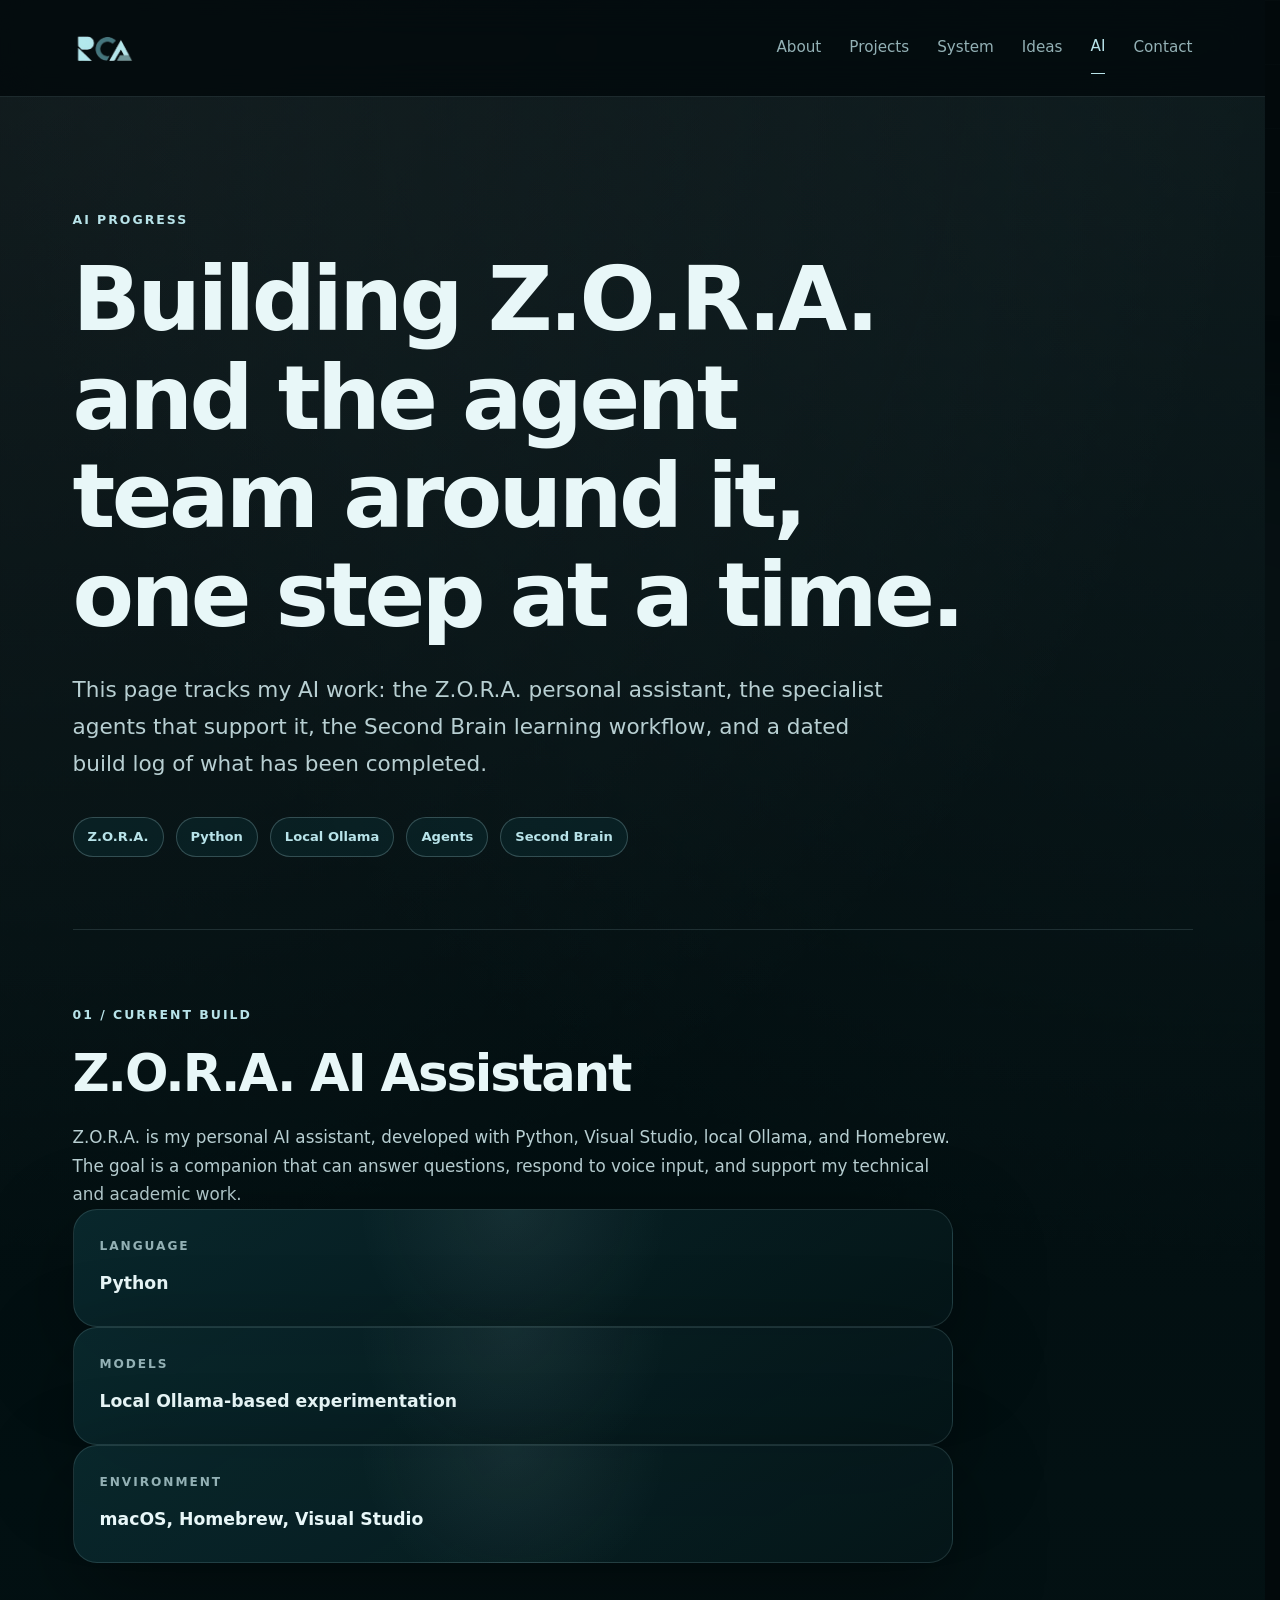
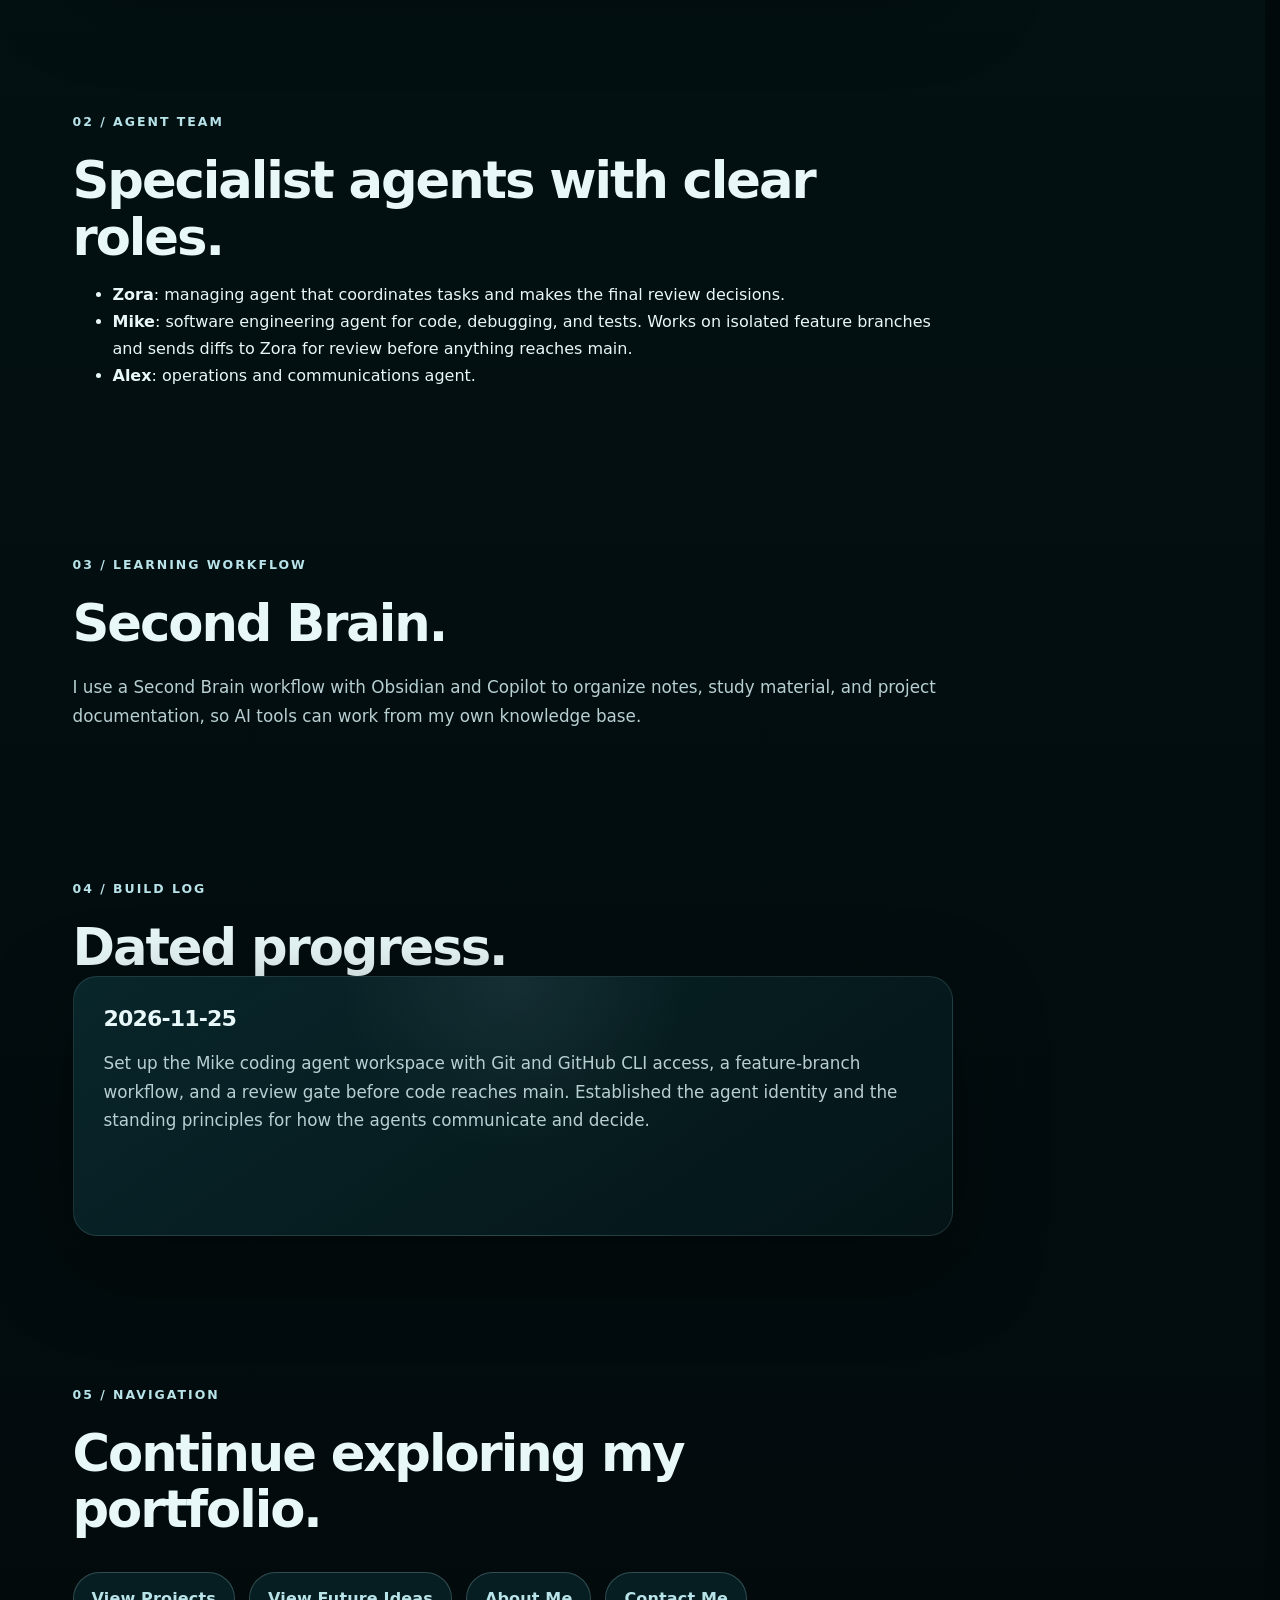
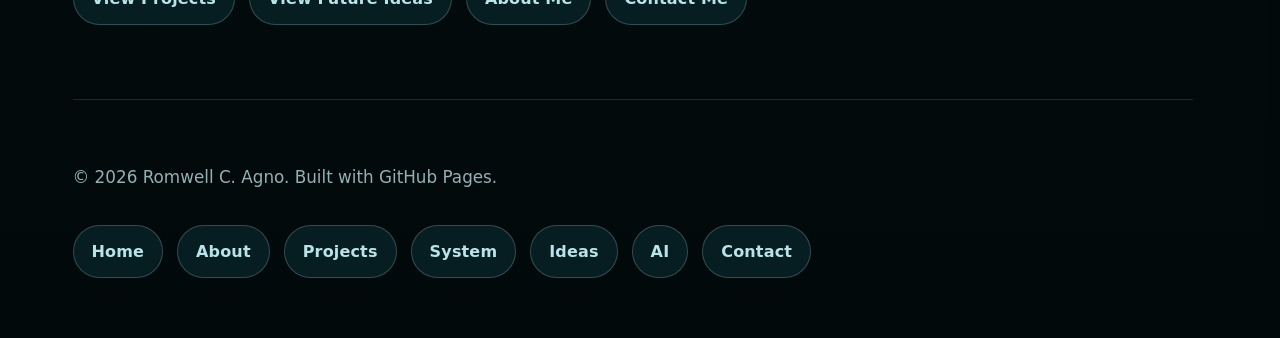
<file: ai.html>
<!DOCTYPE html>
<html lang="en">
<head>
  <!-- Google tag (gtag.js) -->
  <script async src="https://www.googletagmanager.com/gtag/js?id=G-TRYVYJW3GM"></script>
  <script>
    window.dataLayer = window.dataLayer || [];
    function gtag(){dataLayer.push(arguments);}
    gtag('js', new Date());

    gtag('config', 'G-TRYVYJW3GM');
  </script>

  <meta charset="UTF-8">
  <meta name="viewport" content="width=device-width, initial-scale=1.0">

  <title>AI | Romwell C. Agno</title>

  <meta name="description" content="AI progress of Romwell C. Agno: the Z.O.R.A. personal AI assistant, its agent team, the Second Brain learning workflow, and the current build log.">

  <link rel="icon" type="image/png" href="rca-logo.png">
  <link rel="stylesheet" href="style.css">
</head>

<body>
  <div class="site-orb site-orb-one"></div>
  <div class="site-orb site-orb-two"></div>

  <header class="site-header">
    <nav class="nav">
      <a href="index.html" class="logo">RCA</a>

      <div class="nav-links">
        <a href="about.html">About</a>
        <a href="projects.html">Projects</a>
        <a href="system.html">System</a>
        <a href="ideas.html">Ideas</a>
        <a href="ai.html" class="active">AI</a>
        <a href="contact.html">Contact</a>
      </div>
    </nav>
  </header>

  <main>
    <section class="hero section-line reveal-section">
      <p class="eyebrow">AI Progress</p>

      <h1>Building Z.O.R.A. and the agent team around it, one step at a time.</h1>

      <p class="hero-subtitle">
        This page tracks my AI work: the Z.O.R.A. personal assistant, the
        specialist agents that support it, the Second Brain learning workflow,
        and a dated build log of what has been completed.
      </p>

      <div class="hero-tags">
        <span>Z.O.R.A.</span>
        <span>Python</span>
        <span>Local Ollama</span>
        <span>Agents</span>
        <span>Second Brain</span>
      </div>
    </section>

    <section class="section reveal-section">
      <div class="section-label">01 / Current Build</div>

      <div class="section-content">
        <h2>Z.O.R.A. AI Assistant</h2>

        <p>
          Z.O.R.A. is my personal AI assistant, developed with Python, Visual
          Studio, local Ollama, and Homebrew. The goal is a companion that can answer
          questions, respond to voice input, and support my technical and
          academic work.
        </p>

        <div class="detail-grid">
          <article class="detail-card">
            <span>Language</span>
            <strong>Python</strong>
          </article>
          <article class="detail-card">
            <span>Models</span>
            <strong>Local Ollama-based experimentation</strong>
          </article>
          <article class="detail-card">
            <span>Environment</span>
            <strong>macOS, Homebrew, Visual Studio</strong>
          </article>
        </div>
      </div>
    </section>

    <section class="section reveal-section">
      <div class="section-label">02 / Agent Team</div>

      <div class="section-content">
        <h2>Specialist agents with clear roles.</h2>

        <ul>
          <li><strong>Zora</strong>: managing agent that coordinates tasks and makes the final review decisions.</li>
          <li><strong>Mike</strong>: software engineering agent for code, debugging, and tests. Works on isolated feature branches and sends diffs to Zora for review before anything reaches main.</li>
          <li><strong>Alex</strong>: operations and communications agent.</li>
        </ul>
      </div>
    </section>

    <section class="section reveal-section">
      <div class="section-label">03 / Learning Workflow</div>

      <div class="section-content">
        <h2>Second Brain.</h2>

        <p>
          I use a Second Brain workflow with Obsidian and Copilot to organize
          notes, study material, and project documentation, so AI tools can
          work from my own knowledge base.
        </p>
      </div>
    </section>

    <section class="section reveal-section">
      <div class="section-label">04 / Build Log</div>

      <div class="section-content">
        <h2>Dated progress.</h2>

        <article class="card">
          <h3>2026-11-25</h3>
          <p>
            Set up the Mike coding agent workspace with Git and GitHub CLI
            access, a feature-branch workflow, and a review gate before code
            reaches main. Established the agent identity and the standing
            principles for how the agents communicate and decide.
          </p>
        </article>
      </div>
    </section>

    <section class="section reveal-section">
      <div class="section-label">05 / Navigation</div>

      <div class="section-content">
        <h2>Continue exploring my portfolio.</h2>

        <div class="contact-links">
          <a href="projects.html">View Projects</a>
          <a href="ideas.html">View Future Ideas</a>
          <a href="about.html">About Me</a>
          <a href="contact.html">Contact Me</a>
        </div>
      </div>
    </section>
  </main>

  <footer class="footer">
    <p>© 2026 Romwell C. Agno. Built with GitHub Pages.</p>

    <div class="contact-links">
      <a href="index.html">Home</a>
      <a href="about.html">About</a>
      <a href="projects.html">Projects</a>
      <a href="system.html">System</a>
      <a href="ideas.html">Ideas</a>
      <a href="ai.html">AI</a>
      <a href="contact.html">Contact</a>
    </div>
  </footer>

  <script src="script.js"></script>
</body>
</html>
</file>
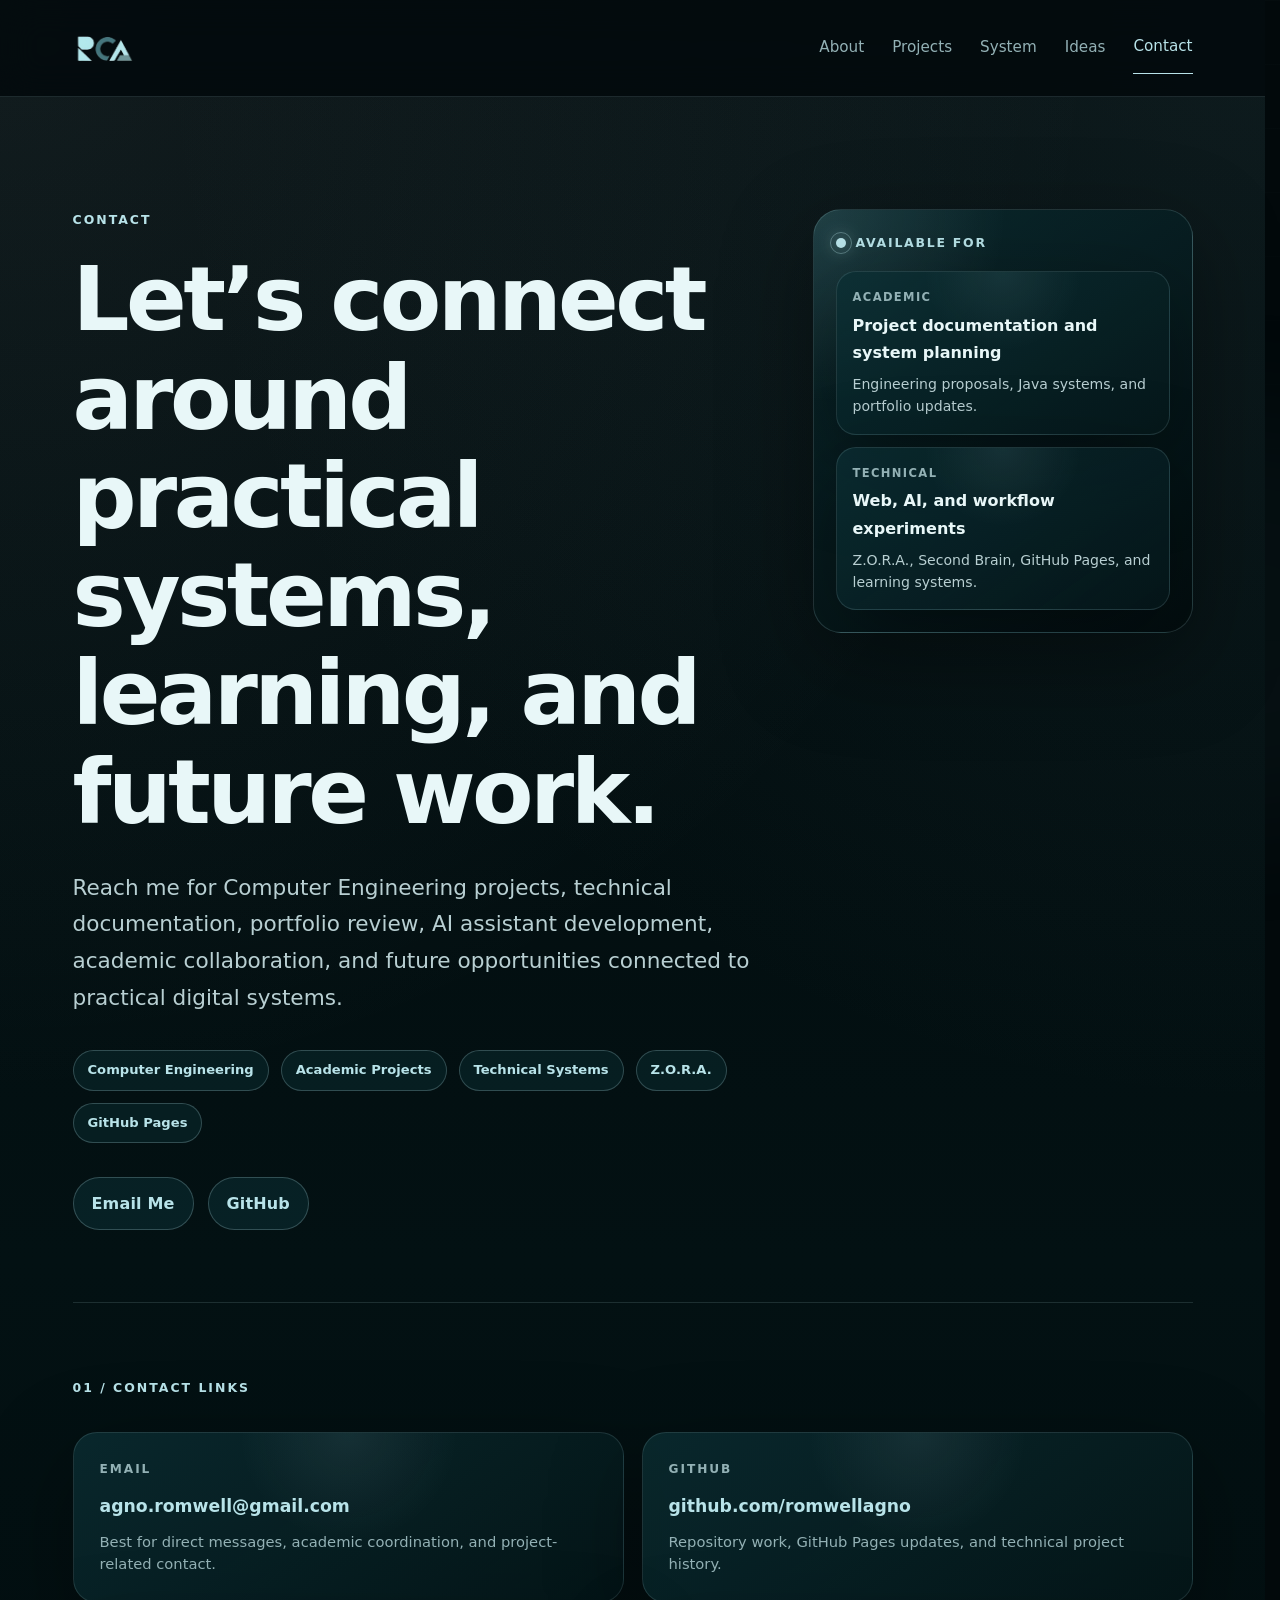
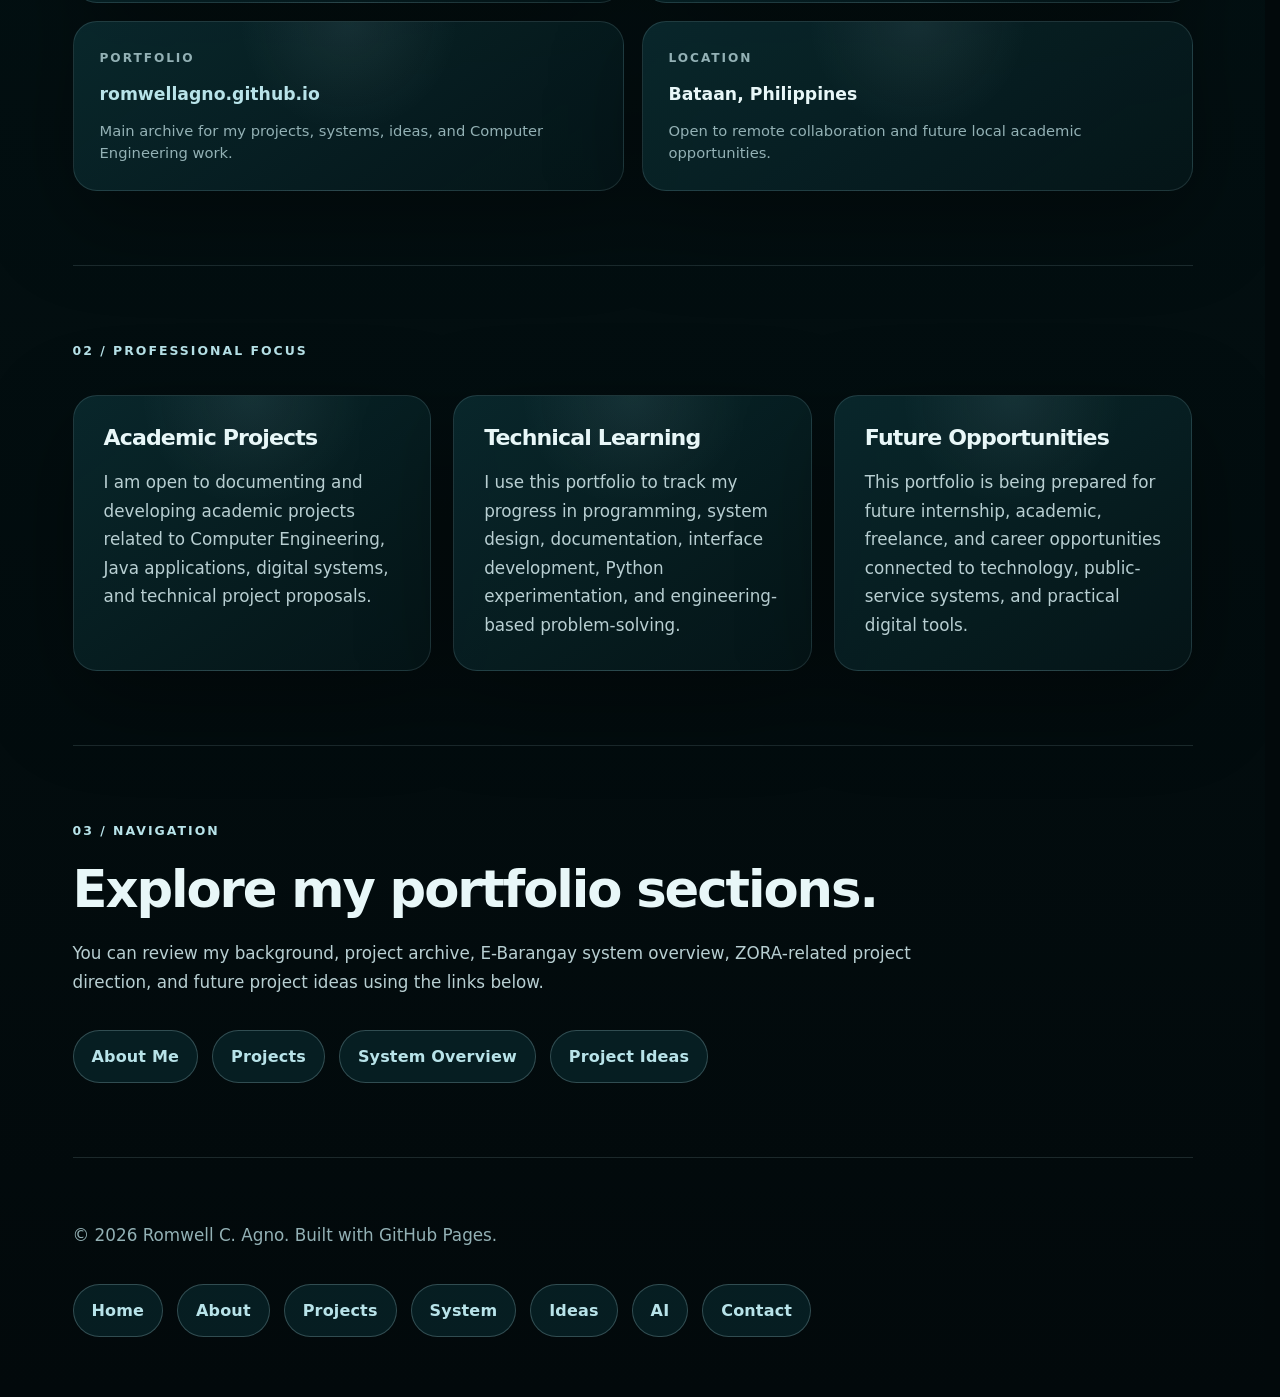
<file: contact.html>
<!DOCTYPE html>
<html lang="en">
<head>
  <!-- Google tag (gtag.js) -->
  <script async src="https://www.googletagmanager.com/gtag/js?id=G-TRYVYJW3GM"></script>
  <script>
    window.dataLayer = window.dataLayer || [];
    function gtag(){dataLayer.push(arguments);}
    gtag('js', new Date());

    gtag('config', 'G-TRYVYJW3GM');
  </script>

  <meta charset="UTF-8">
  <meta name="viewport" content="width=device-width, initial-scale=1.0">

  <title>Contact | Romwell C. Agno</title>

  <meta name="description" content="Contact page of Romwell C. Agno, a Computer Engineering student building practical digital systems, Java applications, AI assistant concepts, and technical documentation.">

  <link rel="icon" type="image/png" href="rca-logo.png">
  <link rel="stylesheet" href="style.css">
</head>

<body>
  <div class="site-orb site-orb-one"></div>
  <div class="site-orb site-orb-two"></div>

  <header class="site-header">
    <nav class="nav">
      <a href="index.html" class="logo">RCA</a>

      <div class="nav-links">
        <a href="about.html">About</a>
        <a href="projects.html">Projects</a>
        <a href="system.html">System</a>
        <a href="ideas.html">Ideas</a>
        <a href="contact.html" class="active">Contact</a>
      </div>
    </nav>
  </header>

  <main>
    <section class="hero section-line reveal-section">
      <div class="hero-layout contact-hero-layout">
        <div class="hero-copy">
          <p class="eyebrow">Contact</p>

          <h1>Let’s connect around practical systems, learning, and future work.</h1>

          <p class="hero-subtitle">
            Reach me for Computer Engineering projects, technical documentation,
            portfolio review, AI assistant development, academic collaboration,
            and future opportunities connected to practical digital systems.
          </p>

          <div class="hero-tags">
            <span>Computer Engineering</span>
            <span>Academic Projects</span>
            <span>Technical Systems</span>
            <span>Z.O.R.A.</span>
            <span>GitHub Pages</span>
          </div>

          <div class="contact-links">
            <a href="mailto:agno.romwell@gmail.com">Email Me</a>
            <a href="https://github.com/romwellagno" target="_blank">GitHub</a>
          </div>
        </div>

        <aside class="live-panel contact-panel">
          <div class="live-panel-header">
            <span class="live-indicator"></span>
            <p>Available For</p>
          </div>

          <div class="live-panel-grid">
            <article class="live-card">
              <span>Academic</span>
              <strong>Project documentation and system planning</strong>
              <p>Engineering proposals, Java systems, and portfolio updates.</p>
            </article>

            <article class="live-card">
              <span>Technical</span>
              <strong>Web, AI, and workflow experiments</strong>
              <p>Z.O.R.A., Second Brain, GitHub Pages, and learning systems.</p>
            </article>
          </div>
        </aside>
      </div>
    </section>

    <section class="section section-line reveal-section">
      <div class="section-label">01 / Contact Links</div>

      <div class="contact-primary-grid">
        <article class="detail-card contact-card-primary">
          <span>Email</span>
          <strong>
            <a href="mailto:agno.romwell@gmail.com">agno.romwell@gmail.com</a>
          </strong>
          <p>Best for direct messages, academic coordination, and project-related contact.</p>
        </article>

        <article class="detail-card contact-card-primary">
          <span>GitHub</span>
          <strong>
            <a href="https://github.com/romwellagno" target="_blank">github.com/romwellagno</a>
          </strong>
          <p>Repository work, GitHub Pages updates, and technical project history.</p>
        </article>

        <article class="detail-card contact-card-primary">
          <span>Portfolio</span>
          <strong>
            <a href="https://romwellagno.github.io" target="_blank">romwellagno.github.io</a>
          </strong>
          <p>Main archive for my projects, systems, ideas, and Computer Engineering work.</p>
        </article>

        <article class="detail-card contact-card-primary">
          <span>Location</span>
          <strong>Bataan, Philippines</strong>
          <p>Open to remote collaboration and future local academic opportunities.</p>
        </article>
      </div>
    </section>

    <section class="section section-line reveal-section">
      <div class="section-label">02 / Professional Focus</div>

      <div class="grid">
        <article class="card">
          <h3>Academic Projects</h3>

          <p>
            I am open to documenting and developing academic projects related to
            Computer Engineering, Java applications, digital systems, and
            technical project proposals.
          </p>
        </article>

        <article class="card">
          <h3>Technical Learning</h3>

          <p>
            I use this portfolio to track my progress in programming, system
            design, documentation, interface development, Python experimentation,
            and engineering-based problem-solving.
          </p>
        </article>

        <article class="card">
          <h3>Future Opportunities</h3>

          <p>
            This portfolio is being prepared for future internship, academic,
            freelance, and career opportunities connected to technology,
            public-service systems, and practical digital tools.
          </p>
        </article>
      </div>
    </section>

    <section class="section reveal-section">
      <div class="section-label">03 / Navigation</div>

      <div class="section-content">
        <h2>Explore my portfolio sections.</h2>

        <p>
          You can review my background, project archive, E-Barangay system
          overview, ZORA-related project direction, and future project ideas
          using the links below.
        </p>

        <div class="contact-links">
          <a href="about.html">About Me</a>
          <a href="projects.html">Projects</a>
          <a href="system.html">System Overview</a>
          <a href="ideas.html">Project Ideas</a>
        </div>
      </div>
    </section>
  </main>

  <footer class="footer">
    <p>© 2026 Romwell C. Agno. Built with GitHub Pages.</p>

    <div class="contact-links">
      <a href="index.html">Home</a>
      <a href="about.html">About</a>
      <a href="projects.html">Projects</a>
      <a href="system.html">System</a>
      <a href="ideas.html">Ideas</a>
      <a href="ai.html">AI</a>
      <a href="contact.html">Contact</a>
    </div>
  </footer>

  <script src="script.js"></script>
</body>
</html>
</file>
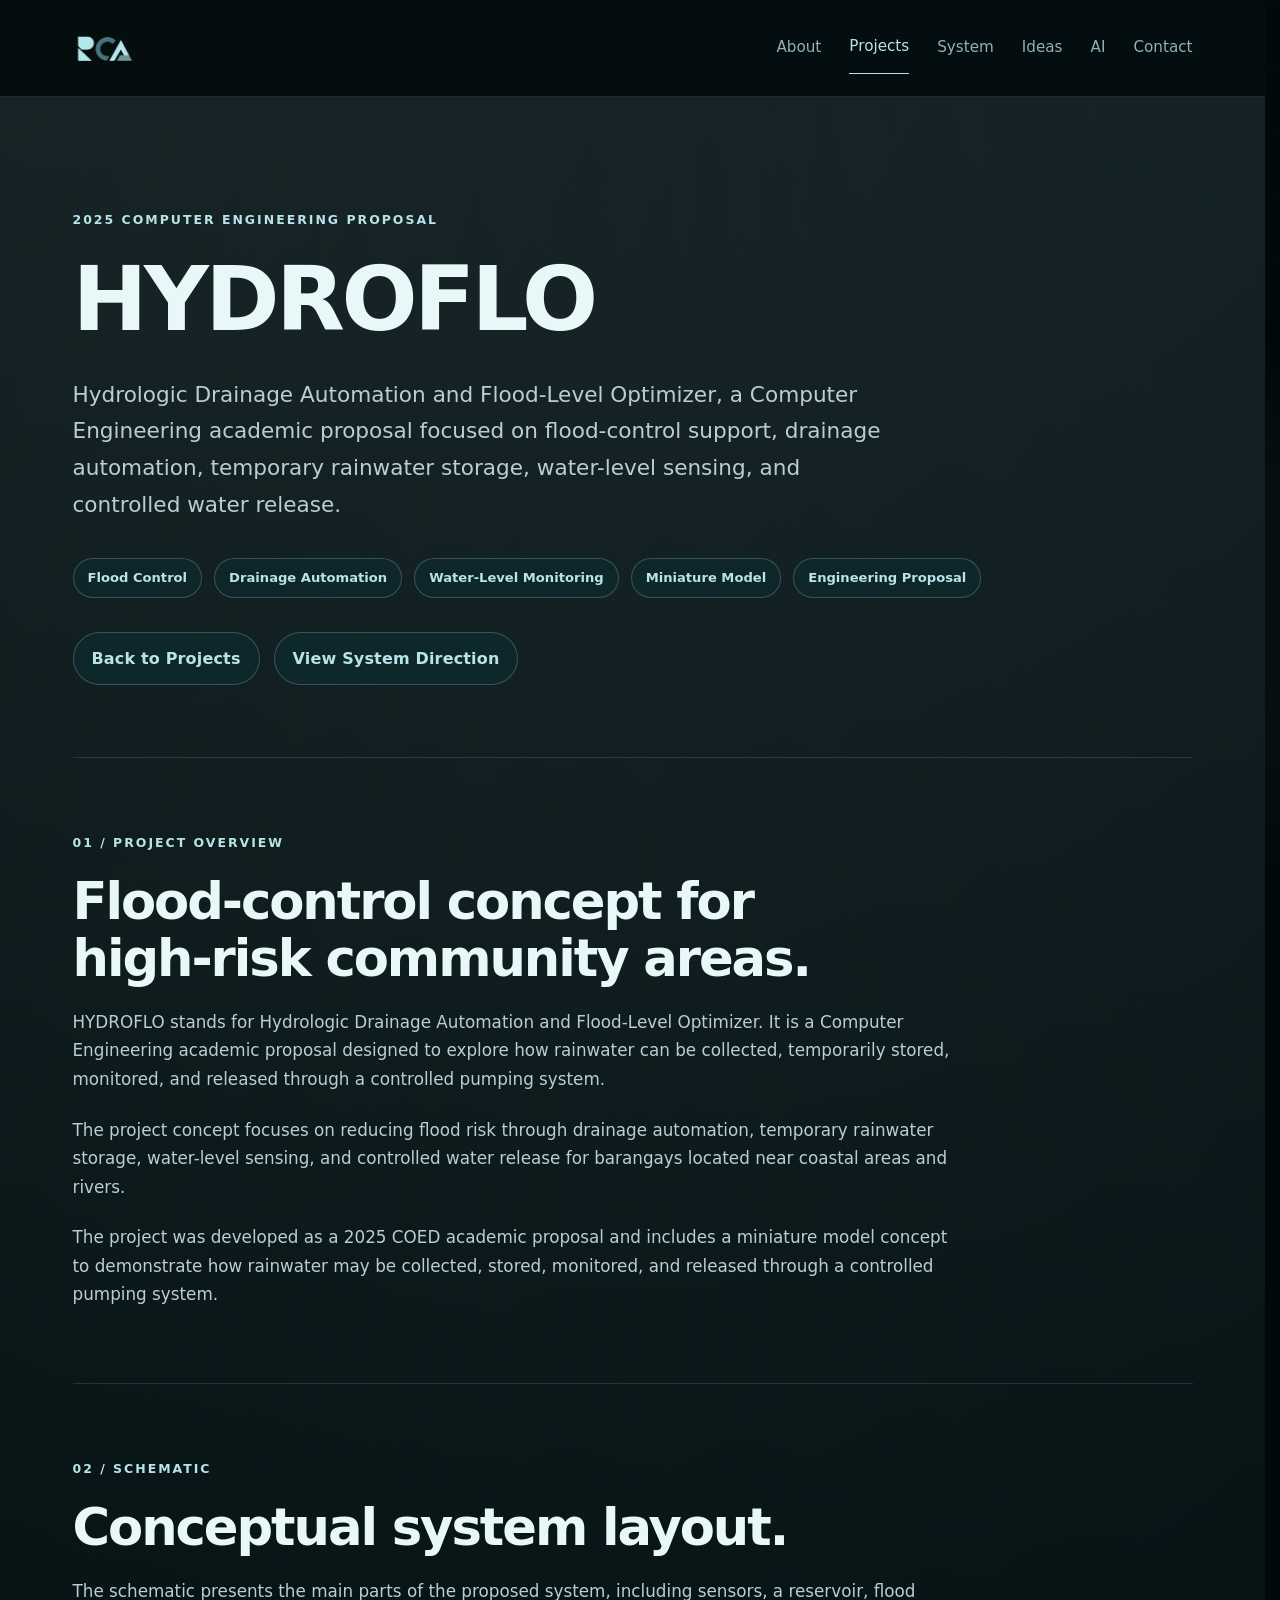
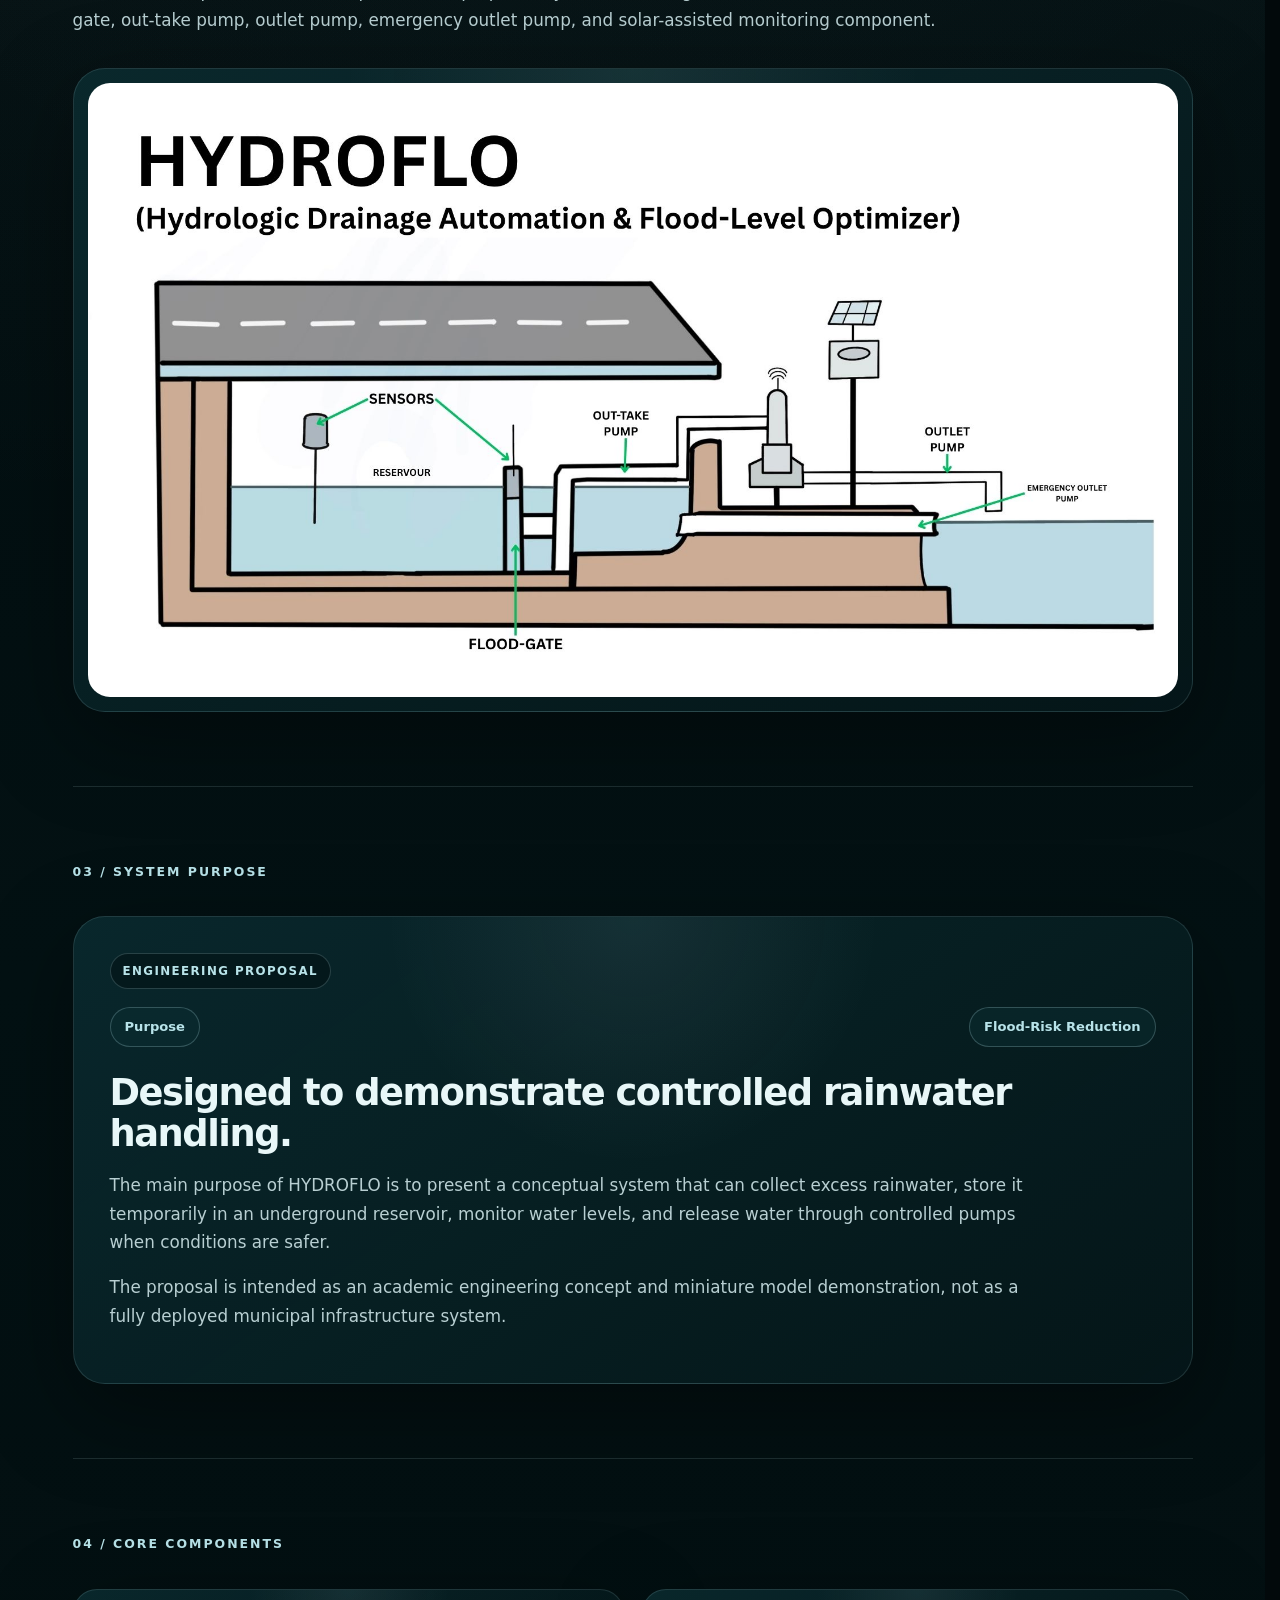
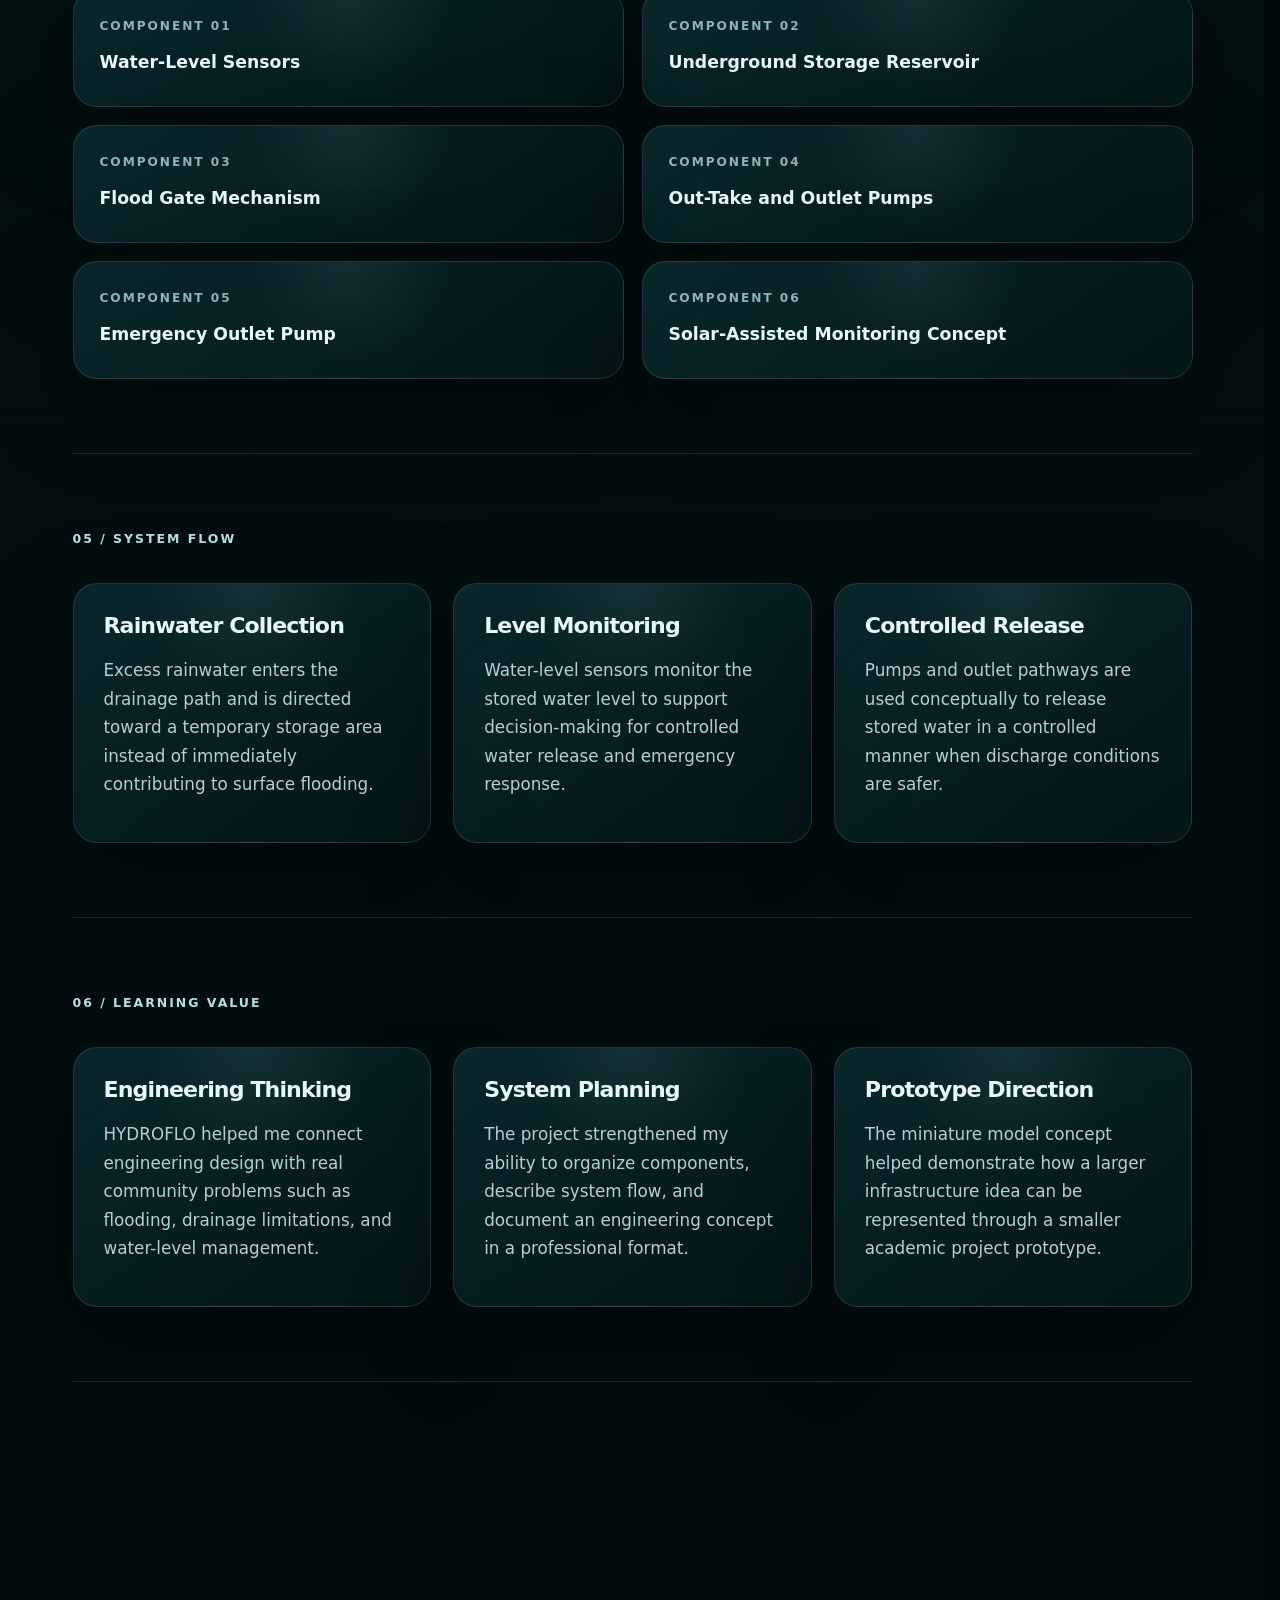
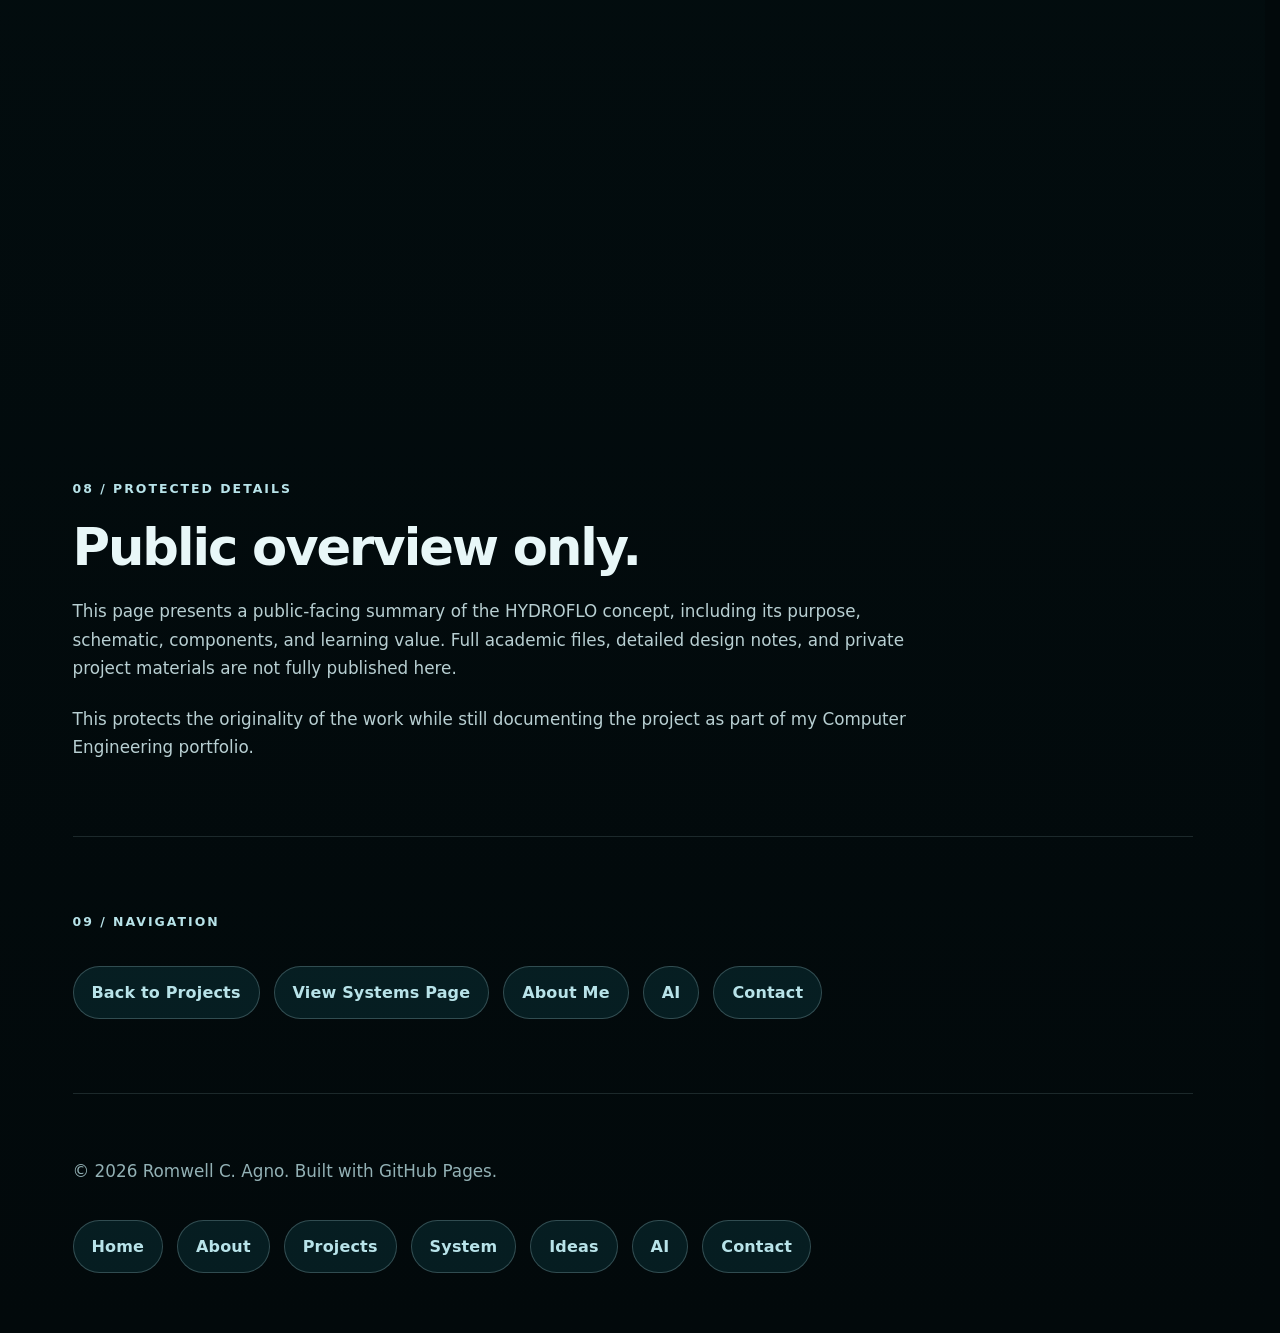
<file: hydroflo.html>
<!DOCTYPE html>
<html lang="en">
<head>
  <!-- Google tag (gtag.js) -->
  <script async src="https://www.googletagmanager.com/gtag/js?id=G-TRYVYJW3GM"></script>
  <script>
    window.dataLayer = window.dataLayer || [];
    function gtag(){dataLayer.push(arguments);}
    gtag('js', new Date());

    gtag('config', 'G-TRYVYJW3GM');
  </script>

  <meta charset="UTF-8">
  <meta name="viewport" content="width=device-width, initial-scale=1.0">

  <title>HYDROFLO | Romwell C. Agno</title>

  <meta name="description" content="HYDROFLO, Hydrologic Drainage Automation and Flood-Level Optimizer, is a Computer Engineering academic proposal by Romwell C. Agno focused on flood-control support, drainage automation, temporary rainwater storage, water-level sensing, and controlled water release.">

  <link rel="icon" type="image/png" href="rca-logo.png">
  <link rel="stylesheet" href="style.css">
</head>

<body>
  <div class="site-orb site-orb-one"></div>
  <div class="site-orb site-orb-two"></div>

  <header class="site-header">
    <nav class="nav">
      <a href="index.html" class="logo">RCA</a>

      <div class="nav-links">
        <a href="about.html">About</a>
        <a href="projects.html" class="active">Projects</a>
        <a href="system.html">System</a>
        <a href="ideas.html">Ideas</a>
        <a href="ai.html">AI</a>
        <a href="contact.html">Contact</a>
      </div>
    </nav>
  </header>

  <main>
    <section class="hero section-line reveal-section">
      <p class="eyebrow">2025 Computer Engineering Proposal</p>

      <h1>HYDROFLO</h1>

      <p class="hero-subtitle">
        Hydrologic Drainage Automation and Flood-Level Optimizer, a Computer
        Engineering academic proposal focused on flood-control support, drainage
        automation, temporary rainwater storage, water-level sensing, and
        controlled water release.
      </p>

      <div class="hero-tags">
        <span>Flood Control</span>
        <span>Drainage Automation</span>
        <span>Water-Level Monitoring</span>
        <span>Miniature Model</span>
        <span>Engineering Proposal</span>
      </div>

      <div class="contact-links">
        <a href="projects.html">Back to Projects</a>
        <a href="system.html">View System Direction</a>
      </div>
    </section>

    <section class="section section-line reveal-section">
      <div class="section-label">01 / Project Overview</div>

      <div class="section-content">
        <h2>Flood-control concept for high-risk community areas.</h2>

        <p>
          HYDROFLO stands for Hydrologic Drainage Automation and Flood-Level
          Optimizer. It is a Computer Engineering academic proposal designed to
          explore how rainwater can be collected, temporarily stored, monitored,
          and released through a controlled pumping system.
        </p>

        <p>
          The project concept focuses on reducing flood risk through drainage
          automation, temporary rainwater storage, water-level sensing, and
          controlled water release for barangays located near coastal areas and
          rivers.
        </p>

        <p>
          The project was developed as a 2025 COED academic proposal and includes
          a miniature model concept to demonstrate how rainwater may be collected,
          stored, monitored, and released through a controlled pumping system.
        </p>
      </div>
    </section>

    <section class="section section-line reveal-section">
      <div class="section-label">02 / Schematic</div>

      <div class="section-content">
        <h2>Conceptual system layout.</h2>

        <p>
          The schematic presents the main parts of the proposed system, including
          sensors, a reservoir, flood gate, out-take pump, outlet pump,
          emergency outlet pump, and solar-assisted monitoring component.
        </p>
      </div>

      <div class="media-frame">
        <img src="NEW SCHEMATIC_HYDROFLO.jpg" alt="HYDROFLO conceptual system schematic">
      </div>
    </section>

    <section class="section section-line reveal-section">
      <div class="section-label">03 / System Purpose</div>

      <div class="project-list">
        <article class="project-item pulse-card">
          <span class="pulse-label">Engineering Proposal</span>

          <div class="project-topline">
            <span class="project-status">Purpose</span>
            <span class="project-year">Flood-Risk Reduction</span>
          </div>

          <h3>Designed to demonstrate controlled rainwater handling.</h3>

          <p>
            The main purpose of HYDROFLO is to present a conceptual system that
            can collect excess rainwater, store it temporarily in an underground
            reservoir, monitor water levels, and release water through controlled
            pumps when conditions are safer.
          </p>

          <p>
            The proposal is intended as an academic engineering concept and
            miniature model demonstration, not as a fully deployed municipal
            infrastructure system.
          </p>
        </article>
      </div>
    </section>

    <section class="section section-line reveal-section">
      <div class="section-label">04 / Core Components</div>

      <div class="details-grid">
        <article class="detail-card">
          <span>Component 01</span>
          <strong>Water-Level Sensors</strong>
        </article>

        <article class="detail-card">
          <span>Component 02</span>
          <strong>Underground Storage Reservoir</strong>
        </article>

        <article class="detail-card">
          <span>Component 03</span>
          <strong>Flood Gate Mechanism</strong>
        </article>

        <article class="detail-card">
          <span>Component 04</span>
          <strong>Out-Take and Outlet Pumps</strong>
        </article>

        <article class="detail-card">
          <span>Component 05</span>
          <strong>Emergency Outlet Pump</strong>
        </article>

        <article class="detail-card">
          <span>Component 06</span>
          <strong>Solar-Assisted Monitoring Concept</strong>
        </article>
      </div>
    </section>

    <section class="section section-line reveal-section">
      <div class="section-label">05 / System Flow</div>

      <div class="grid">
        <article class="card">
          <h3>Rainwater Collection</h3>

          <p>
            Excess rainwater enters the drainage path and is directed toward a
            temporary storage area instead of immediately contributing to surface
            flooding.
          </p>
        </article>

        <article class="card">
          <h3>Level Monitoring</h3>

          <p>
            Water-level sensors monitor the stored water level to support
            decision-making for controlled water release and emergency response.
          </p>
        </article>

        <article class="card">
          <h3>Controlled Release</h3>

          <p>
            Pumps and outlet pathways are used conceptually to release stored
            water in a controlled manner when discharge conditions are safer.
          </p>
        </article>
      </div>
    </section>

    <section class="section section-line reveal-section">
      <div class="section-label">06 / Learning Value</div>

      <div class="grid">
        <article class="card">
          <h3>Engineering Thinking</h3>

          <p>
            HYDROFLO helped me connect engineering design with real community
            problems such as flooding, drainage limitations, and water-level
            management.
          </p>
        </article>

        <article class="card">
          <h3>System Planning</h3>

          <p>
            The project strengthened my ability to organize components,
            describe system flow, and document an engineering concept in a
            professional format.
          </p>
        </article>

        <article class="card">
          <h3>Prototype Direction</h3>

          <p>
            The miniature model concept helped demonstrate how a larger
            infrastructure idea can be represented through a smaller academic
            project prototype.
          </p>
        </article>
      </div>
    </section>

    <section class="section section-line reveal-section">
      <div class="section-label">07 / Project Details</div>

      <div class="details-grid">
        <article class="detail-card">
          <span>Full Name</span>
          <strong>Hydrologic Drainage Automation and Flood-Level Optimizer</strong>
        </article>

        <article class="detail-card">
          <span>Project Type</span>
          <strong>Computer Engineering Academic Proposal</strong>
        </article>

        <article class="detail-card">
          <span>Year</span>
          <strong>2025</strong>
        </article>

        <article class="detail-card">
          <span>Model Type</span>
          <strong>Miniature demonstration concept</strong>
        </article>

        <article class="detail-card">
          <span>Focus Area</span>
          <strong>Flood-control support and drainage automation</strong>
        </article>

        <article class="detail-card">
          <span>Status</span>
          <strong>Completed academic proposal</strong>
        </article>
      </div>
    </section>

    <section class="section section-line reveal-section">
      <div class="section-label">08 / Protected Details</div>

      <div class="section-content">
        <h2>Public overview only.</h2>

        <p>
          This page presents a public-facing summary of the HYDROFLO concept,
          including its purpose, schematic, components, and learning value. Full
          academic files, detailed design notes, and private project materials
          are not fully published here.
        </p>

        <p>
          This protects the originality of the work while still documenting the
          project as part of my Computer Engineering portfolio.
        </p>
      </div>
    </section>

    <section class="section reveal-section">
      <div class="section-label">09 / Navigation</div>

      <div class="contact-links">
        <a href="projects.html">Back to Projects</a>
        <a href="system.html">View Systems Page</a>
        <a href="about.html">About Me</a>
        <a href="ai.html">AI</a>
        <a href="contact.html">Contact</a>
      </div>
    </section>
  </main>

  <footer class="footer">
    <p>© 2026 Romwell C. Agno. Built with GitHub Pages.</p>

    <div class="contact-links">
      <a href="index.html">Home</a>
      <a href="about.html">About</a>
      <a href="projects.html">Projects</a>
      <a href="system.html">System</a>
      <a href="ideas.html">Ideas</a>
      <a href="ai.html">AI</a>
      <a href="contact.html">Contact</a>
    </div>
  </footer>

  <script src="script.js"></script>
</body>
</html>
</file>
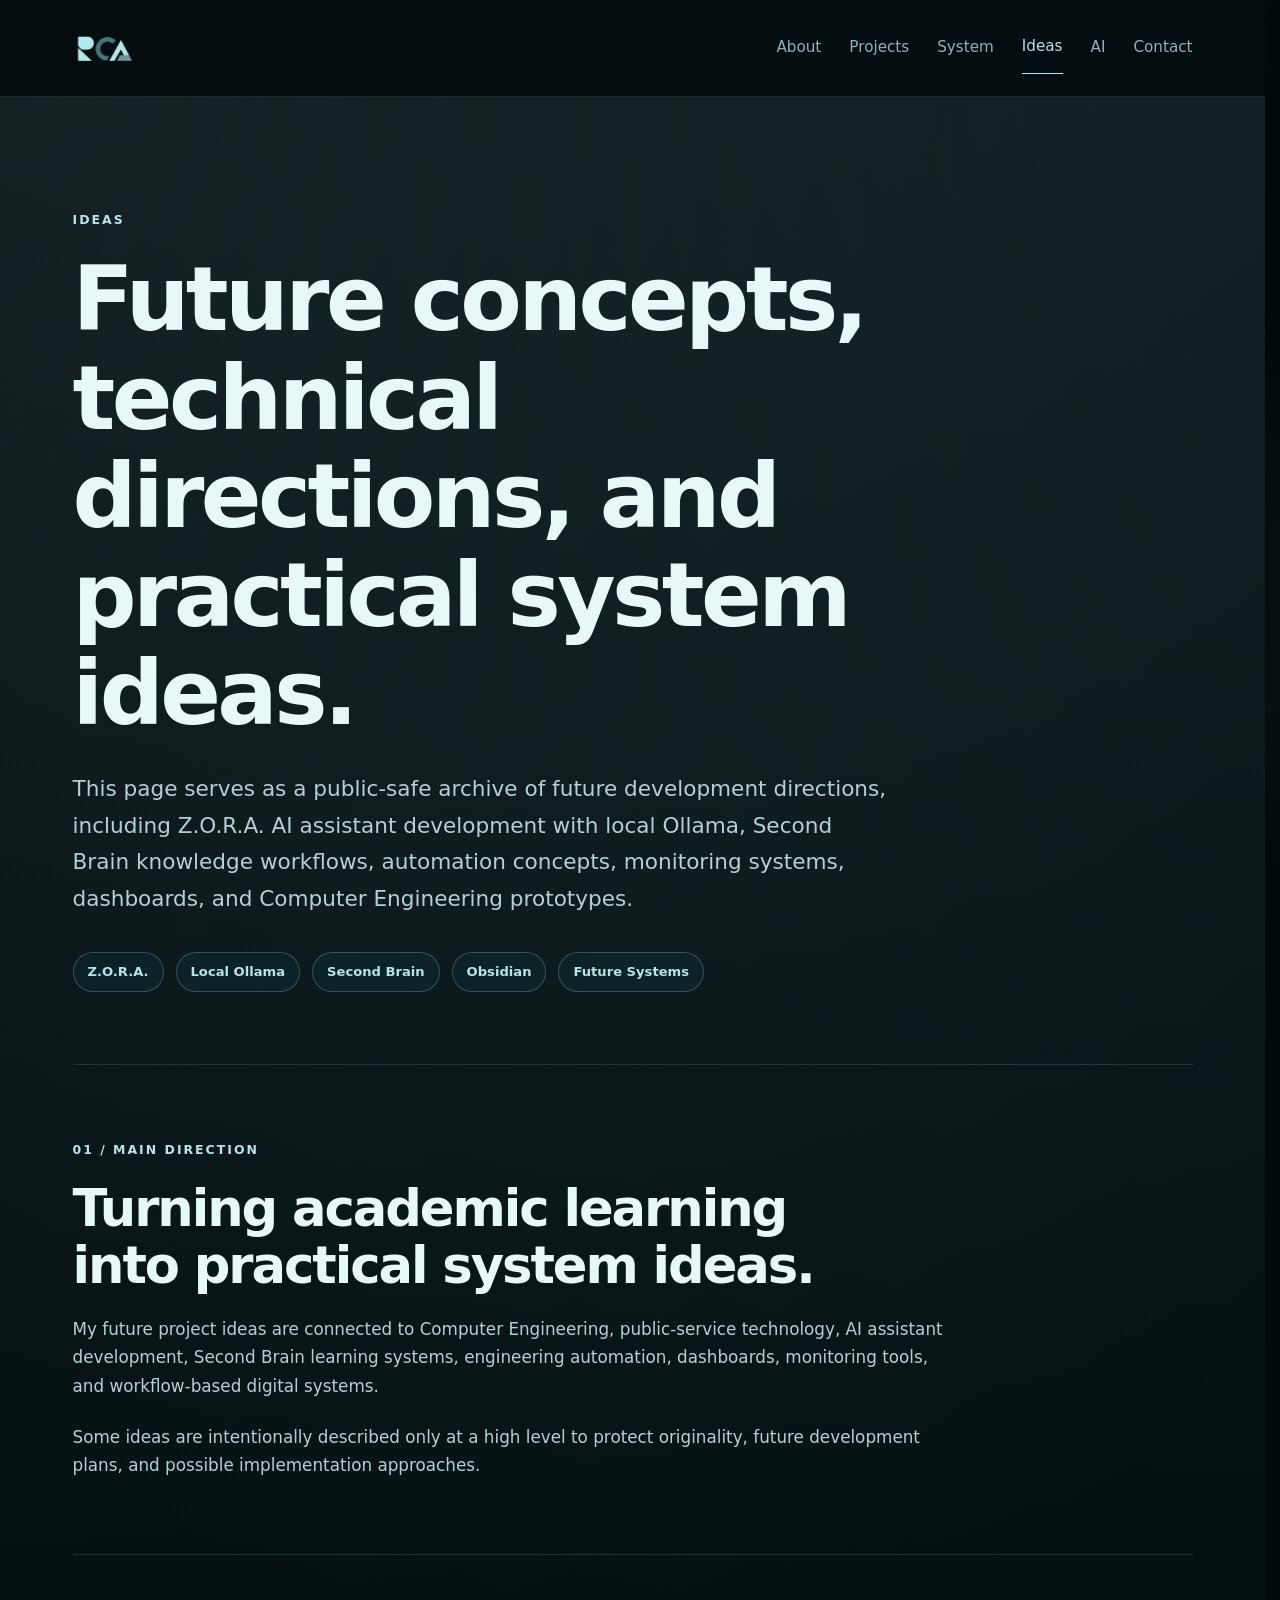
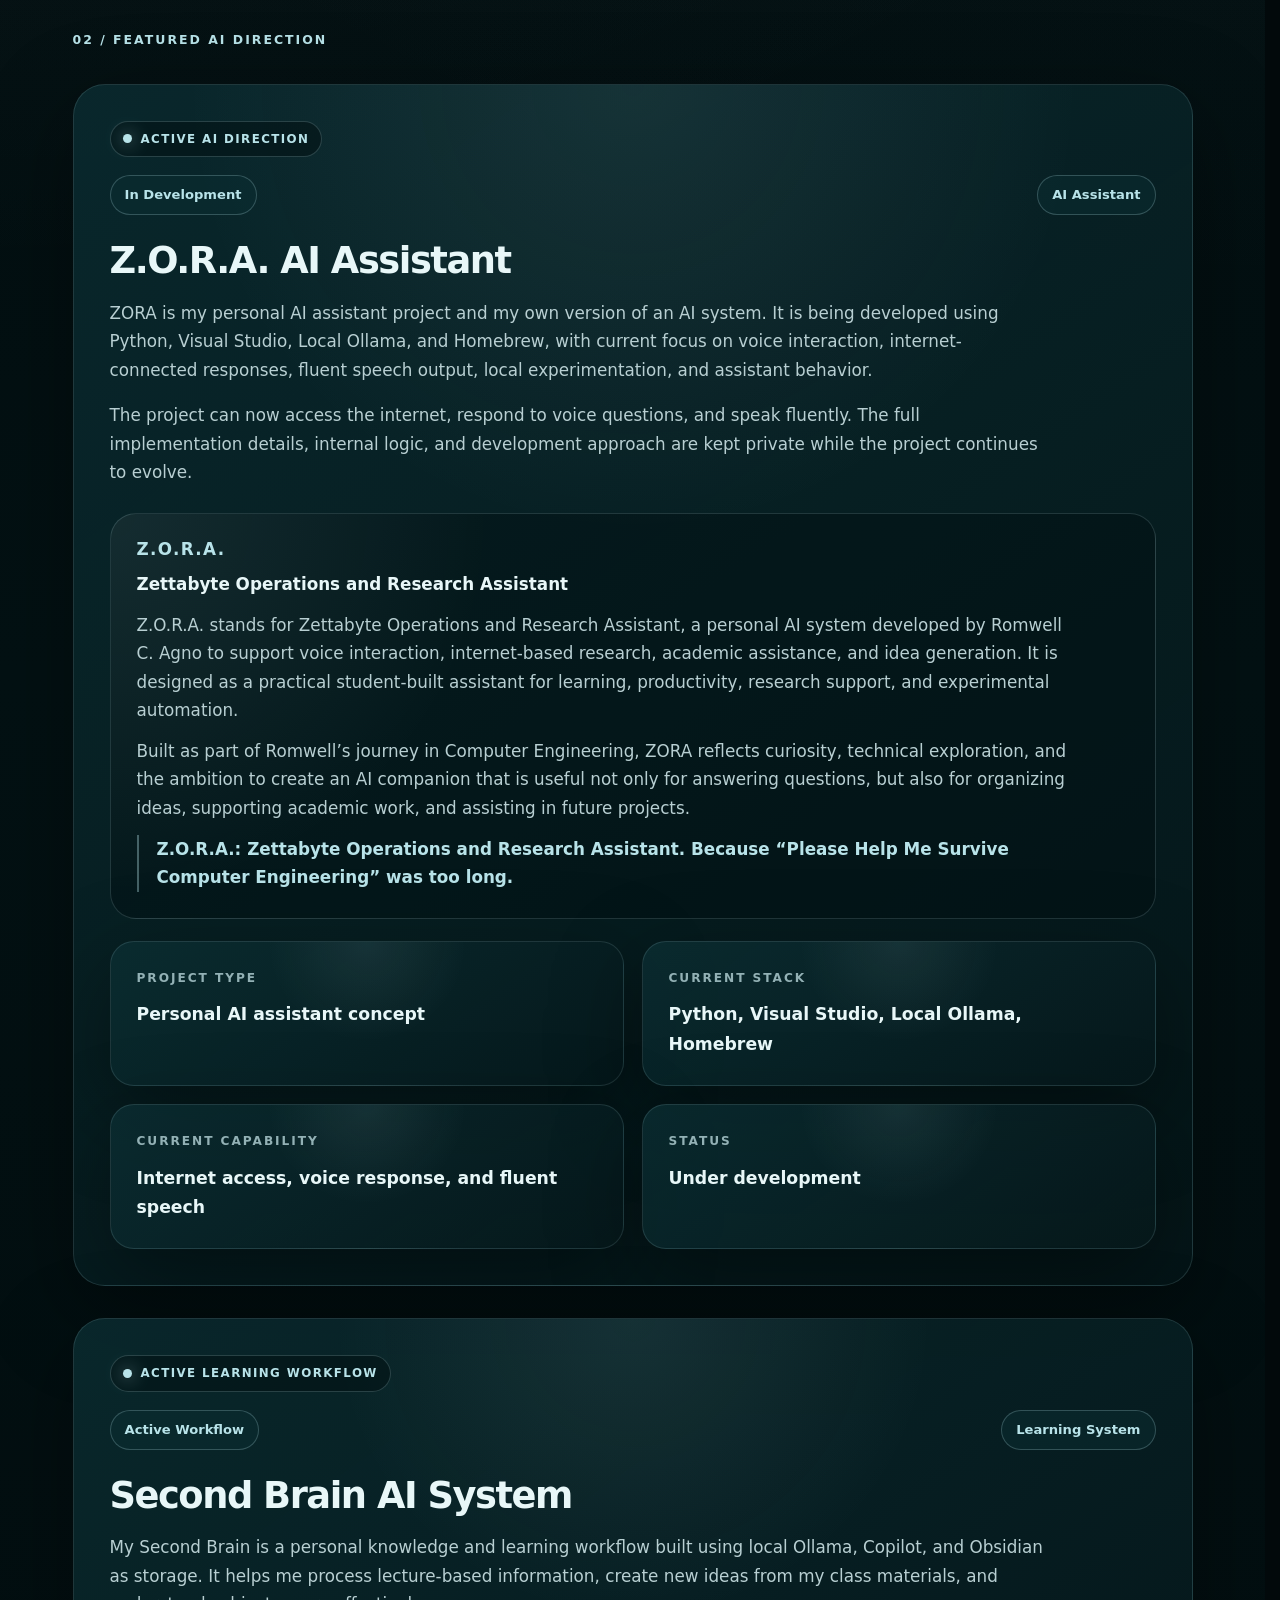
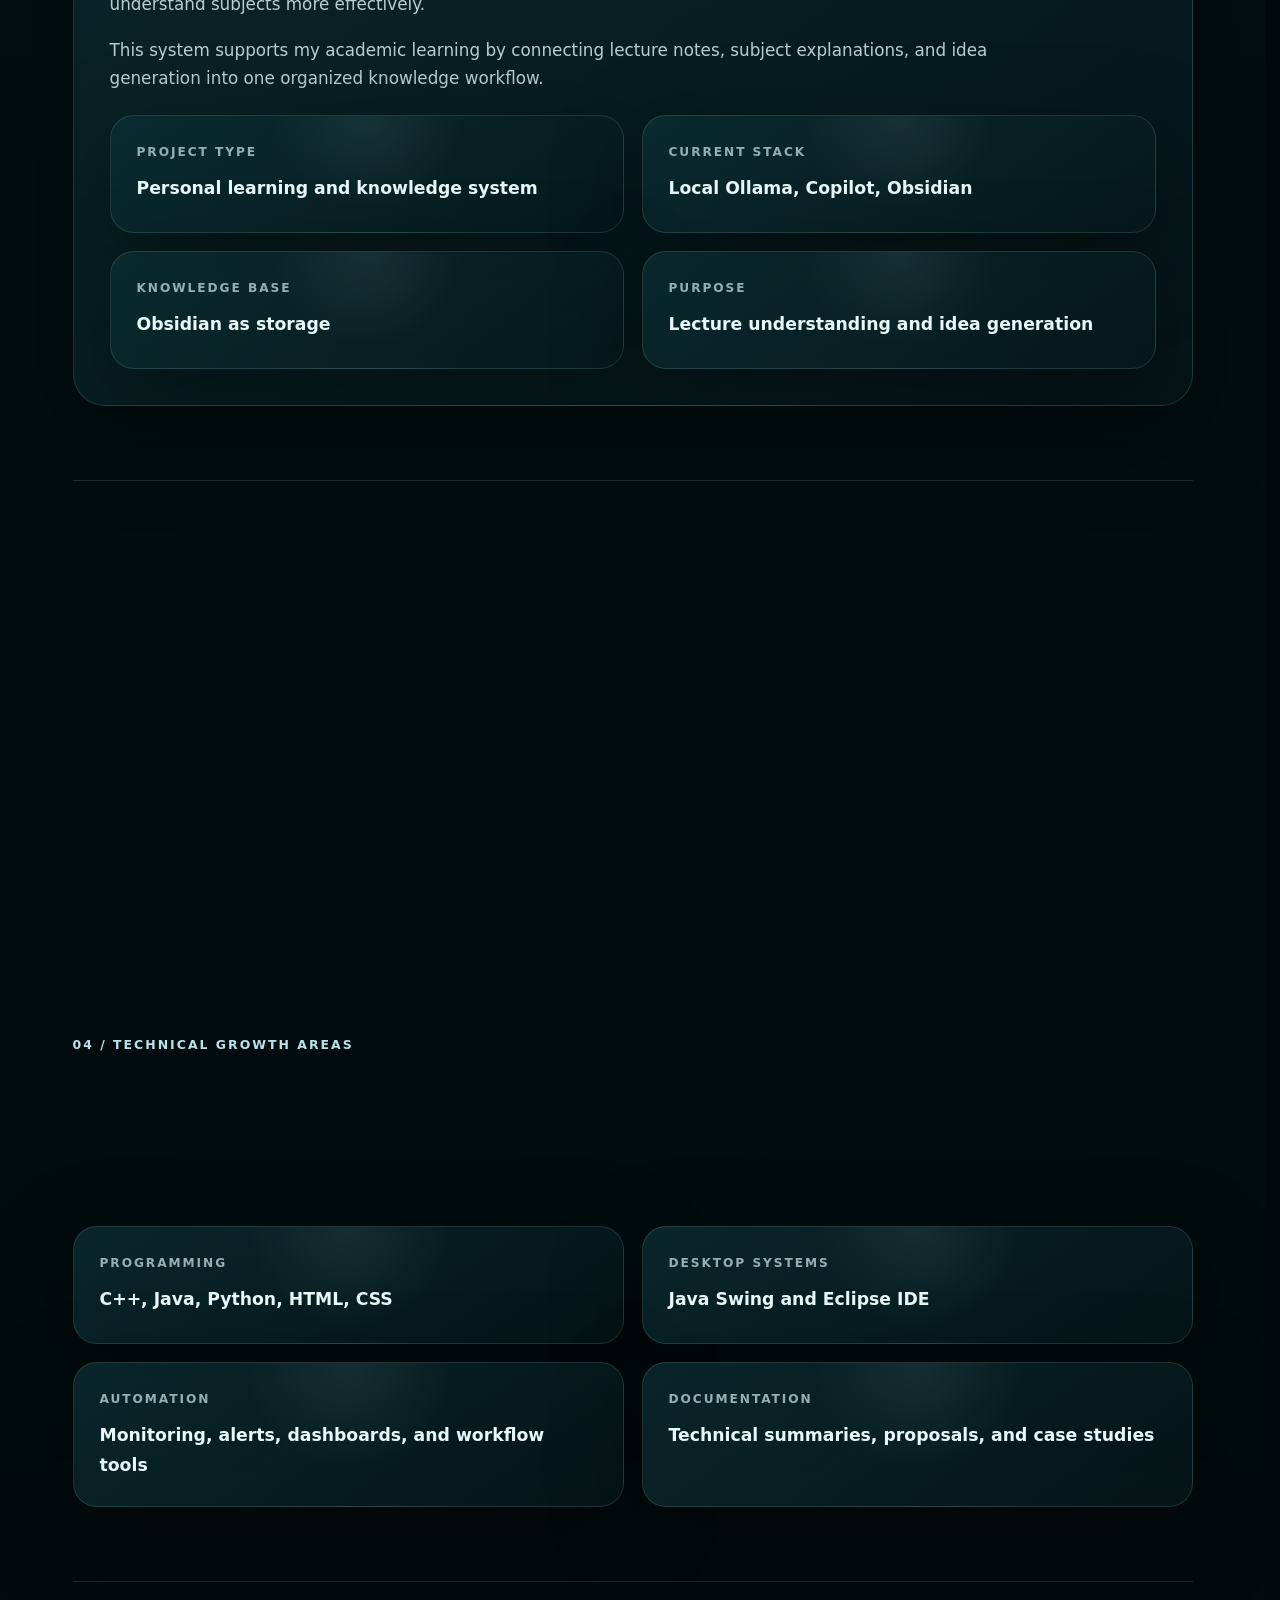
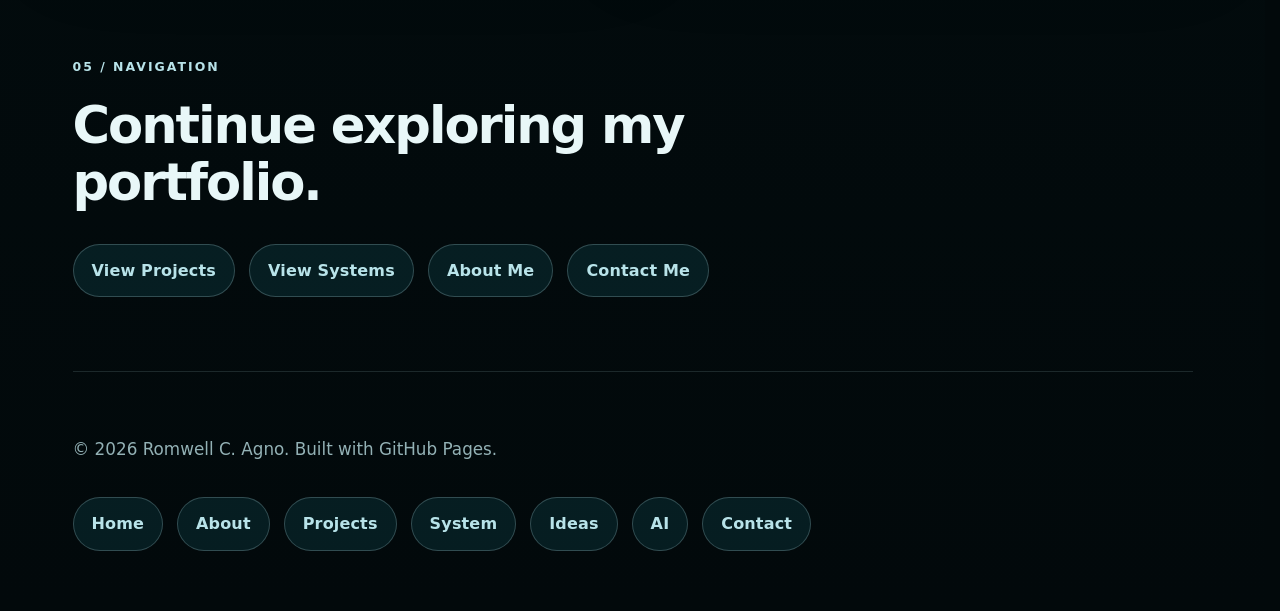
<file: ideas.html>
<!DOCTYPE html>
<html lang="en">
<head>
  <!-- Google tag (gtag.js) -->
  <script async src="https://www.googletagmanager.com/gtag/js?id=G-TRYVYJW3GM"></script>
  <script>
    window.dataLayer = window.dataLayer || [];
    function gtag(){dataLayer.push(arguments);}
    gtag('js', new Date());

    gtag('config', 'G-TRYVYJW3GM');
  </script>

  <meta charset="UTF-8">
  <meta name="viewport" content="width=device-width, initial-scale=1.0">

  <title>Ideas | Romwell C. Agno</title>

  <meta name="description" content="Future ideas and development directions of Romwell C. Agno, including ZORA AI assistant development with local Ollama, Second Brain learning workflow with Copilot and Obsidian, public-service systems, automation concepts, dashboards, IoT ideas, and Computer Engineering prototypes.">

  <link rel="icon" type="image/png" href="rca-logo.png">
  <link rel="stylesheet" href="style.css">
</head>

<body>
  <div class="site-orb site-orb-one"></div>
  <div class="site-orb site-orb-two"></div>

  <header class="site-header">
    <nav class="nav">
      <a href="index.html" class="logo">RCA</a>

      <div class="nav-links">
        <a href="about.html">About</a>
        <a href="projects.html">Projects</a>
        <a href="system.html">System</a>
        <a href="ideas.html" class="active">Ideas</a>
        <a href="ai.html">AI</a>
        <a href="contact.html">Contact</a>
      </div>
    </nav>
  </header>

  <main>
    <section class="hero section-line reveal-section">
      <p class="eyebrow">Ideas</p>

      <h1>Future concepts, technical directions, and practical system ideas.</h1>

      <p class="hero-subtitle">
        This page serves as a public-safe archive of future development
        directions, including Z.O.R.A. AI assistant development with local Ollama,
        Second Brain knowledge workflows, automation concepts, monitoring
        systems, dashboards, and Computer Engineering prototypes.
      </p>

      <div class="hero-tags">
        <span>Z.O.R.A.</span>
        <span>Local Ollama</span>
        <span>Second Brain</span>
        <span>Obsidian</span>
        <span>Future Systems</span>
      </div>
    </section>

    <section class="section section-line reveal-section">
      <div class="section-label">01 / Main Direction</div>

      <div class="section-content">
        <h2>Turning academic learning into practical system ideas.</h2>

        <p>
          My future project ideas are connected to Computer Engineering,
          public-service technology, AI assistant development, Second Brain
          learning systems, engineering automation, dashboards, monitoring tools,
          and workflow-based digital systems.
        </p>

        <p>
          Some ideas are intentionally described only at a high level to protect
          originality, future development plans, and possible implementation
          approaches.
        </p>
      </div>
    </section>

    <section class="section section-line reveal-section">
      <div class="section-label">02 / Featured AI Direction</div>

      <div class="project-list">
        <article class="project-item pulse-card">
          <span class="pulse-label is-active">Active AI Direction</span>

          <div class="project-topline">
            <span class="project-status">In Development</span>
            <span class="project-year">AI Assistant</span>
          </div>

          <h3>Z.O.R.A. AI Assistant</h3>

          <p>
            ZORA is my personal AI assistant project and my own version of an AI
            system. It is being developed using Python, Visual Studio, Local Ollama, and
            Homebrew, with current focus on voice interaction, internet-connected
            responses, fluent speech output, local experimentation, and assistant
            behavior.
          </p>

          <p>
            The project can now access the internet, respond to voice questions,
            and speak fluently. The full implementation details, internal logic,
            and development approach are kept private while the project continues
            to evolve.
          </p>

          <div class="zora-definition">
            <h4>Z.O.R.A.</h4>

            <p>
              <strong>Zettabyte Operations and Research Assistant</strong>
            </p>

            <p>
              Z.O.R.A. stands for Zettabyte Operations and Research Assistant, a
              personal AI system developed by Romwell C. Agno to support voice
              interaction, internet-based research, academic assistance, and idea
              generation. It is designed as a practical student-built assistant
              for learning, productivity, research support, and experimental
              automation.
            </p>

            <p>
              Built as part of Romwell’s journey in Computer Engineering, ZORA
              reflects curiosity, technical exploration, and the ambition to create
              an AI companion that is useful not only for answering questions, but
              also for organizing ideas, supporting academic work, and assisting in
              future projects.
            </p>

            <p class="zora-quote">
              Z.O.R.A.: Zettabyte Operations and Research Assistant. Because “Please
              Help Me Survive Computer Engineering” was too long.
            </p>
          </div>

          <div class="details-grid project-mini-details">
            <article class="detail-card">
              <span>Project Type</span>
              <strong>Personal AI assistant concept</strong>
            </article>

            <article class="detail-card">
              <span>Current Stack</span>
              <strong>Python, Visual Studio, Local Ollama, Homebrew</strong>
            </article>

            <article class="detail-card">
              <span>Current Capability</span>
              <strong>Internet access, voice response, and fluent speech</strong>
            </article>

            <article class="detail-card">
              <span>Status</span>
              <strong>Under development</strong>
            </article>
          </div>
        </article>

        <article class="project-item pulse-card">
          <span class="pulse-label is-active">Active Learning Workflow</span>

          <div class="project-topline">
            <span class="project-status">Active Workflow</span>
            <span class="project-year">Learning System</span>
          </div>

          <h3>Second Brain AI System</h3>

          <p>
            My Second Brain is a personal knowledge and learning workflow built
            using local Ollama, Copilot, and Obsidian as storage. It helps me process
            lecture-based information, create new ideas from my class materials,
            and understand subjects more effectively.
          </p>

          <p>
            This system supports my academic learning by connecting lecture notes,
            subject explanations, and idea generation into one organized knowledge
            workflow.
          </p>

          <div class="details-grid project-mini-details">
            <article class="detail-card">
              <span>Project Type</span>
              <strong>Personal learning and knowledge system</strong>
            </article>

            <article class="detail-card">
              <span>Current Stack</span>
              <strong>Local Ollama, Copilot, Obsidian</strong>
            </article>

            <article class="detail-card">
              <span>Knowledge Base</span>
              <strong>Obsidian as storage</strong>
            </article>

            <article class="detail-card">
              <span>Purpose</span>
              <strong>Lecture understanding and idea generation</strong>
            </article>
          </div>
        </article>
      </div>
    </section>

    <section class="section section-line reveal-section">
      <div class="section-label">03 / Future System Ideas</div>

      <div class="grid">
        <article class="card">
          <h3>Smart Queue Dashboard</h3>

          <p>
            A future public-service dashboard concept for monitoring queue
            movement, service status, and basic transaction flow in a more visual
            and accessible way.
          </p>
        </article>

        <article class="card">
          <h3>Student Project Tracker</h3>

          <p>
            A possible academic tool for organizing project tasks, deadlines,
            documentation progress, files, system modules, and presentation
            readiness.
          </p>
        </article>

        <article class="card">
          <h3>IoT Monitoring Concept</h3>

          <p>
            A future Computer Engineering concept involving sensors, basic
            monitoring, alerts, and simple dashboard visualization for practical
            environment-based applications.
          </p>
        </article>
      </div>
    </section>

    <section class="section section-line reveal-section">
      <div class="section-label">04 / Technical Growth Areas</div>

      <div class="details-grid">
        <article class="detail-card">
          <span>AI Direction</span>
          <strong>Local Ollama-based assistant development</strong>
        </article>

        <article class="detail-card">
          <span>Second Brain</span>
          <strong>Local Ollama, Copilot, and Obsidian workflow</strong>
        </article>

        <article class="detail-card">
          <span>Programming</span>
          <strong>C++, Java, Python, HTML, CSS</strong>
        </article>

        <article class="detail-card">
          <span>Desktop Systems</span>
          <strong>Java Swing and Eclipse IDE</strong>
        </article>

        <article class="detail-card">
          <span>Automation</span>
          <strong>Monitoring, alerts, dashboards, and workflow tools</strong>
        </article>

        <article class="detail-card">
          <span>Documentation</span>
          <strong>Technical summaries, proposals, and case studies</strong>
        </article>
      </div>
    </section>

    <section class="section reveal-section">
      <div class="section-label">05 / Navigation</div>

      <div class="section-content">
        <h2>Continue exploring my portfolio.</h2>

        <div class="contact-links">
          <a href="projects.html">View Projects</a>
          <a href="system.html">View Systems</a>
          <a href="about.html">About Me</a>
          <a href="contact.html">Contact Me</a>
        </div>
      </div>
    </section>
  </main>

  <footer class="footer">
    <p>© 2026 Romwell C. Agno. Built with GitHub Pages.</p>

    <div class="contact-links">
      <a href="index.html">Home</a>
      <a href="about.html">About</a>
      <a href="projects.html">Projects</a>
      <a href="system.html">System</a>
      <a href="ideas.html">Ideas</a>
      <a href="ai.html">AI</a>
      <a href="contact.html">Contact</a>
    </div>
  </footer>

  <script src="script.js"></script>
</body>
</html>
</file>
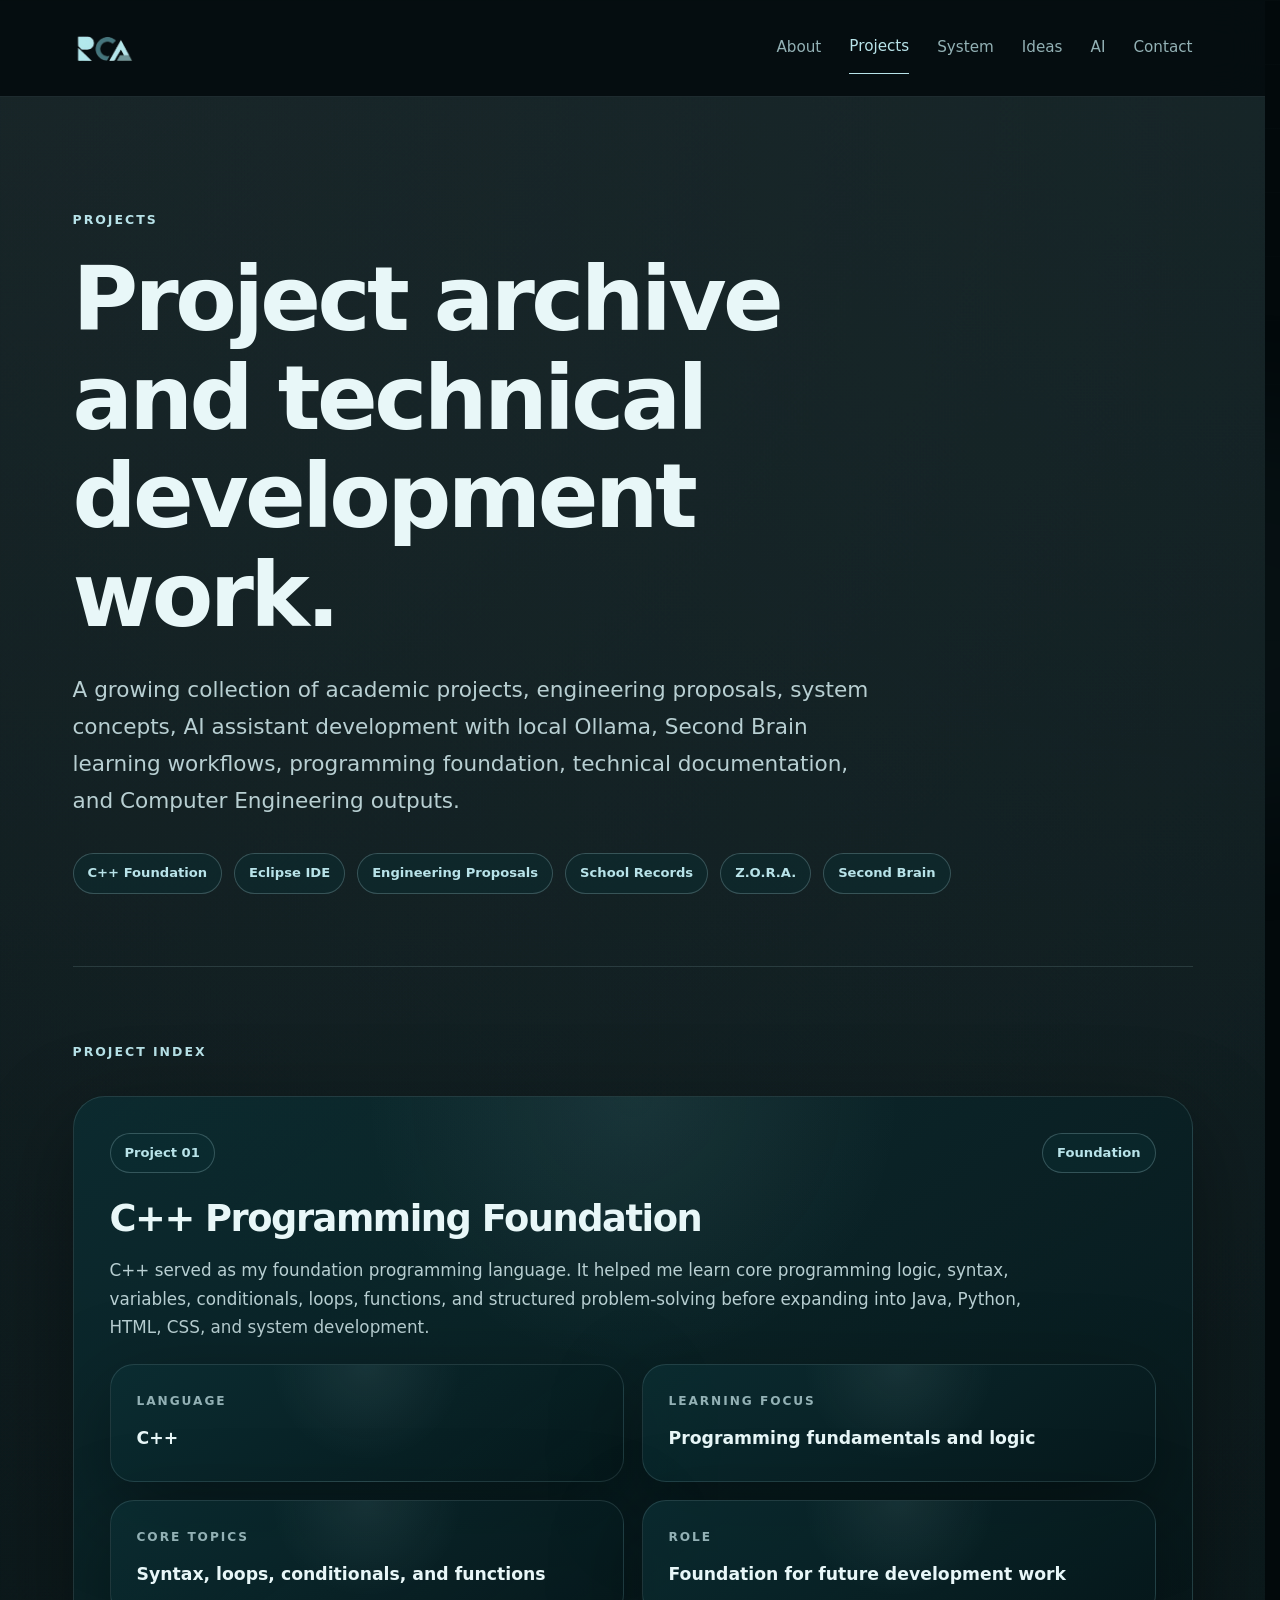
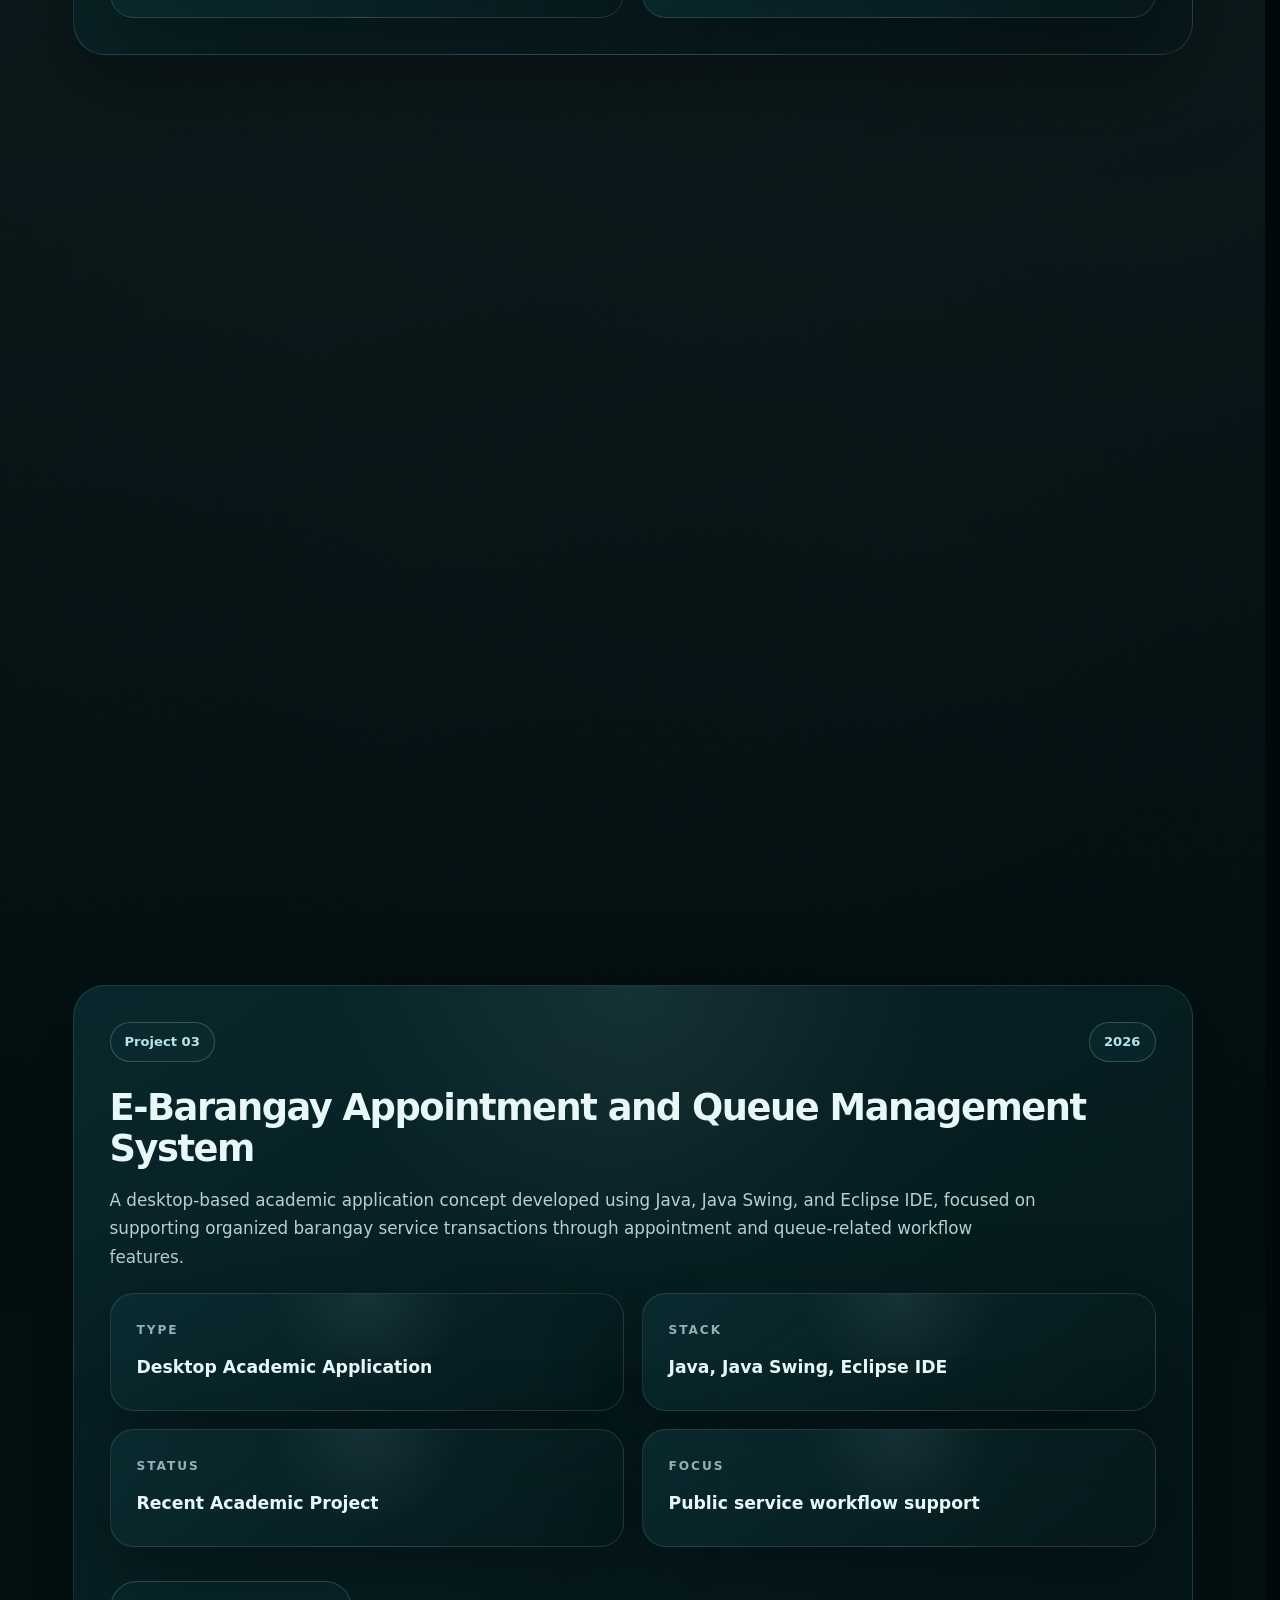
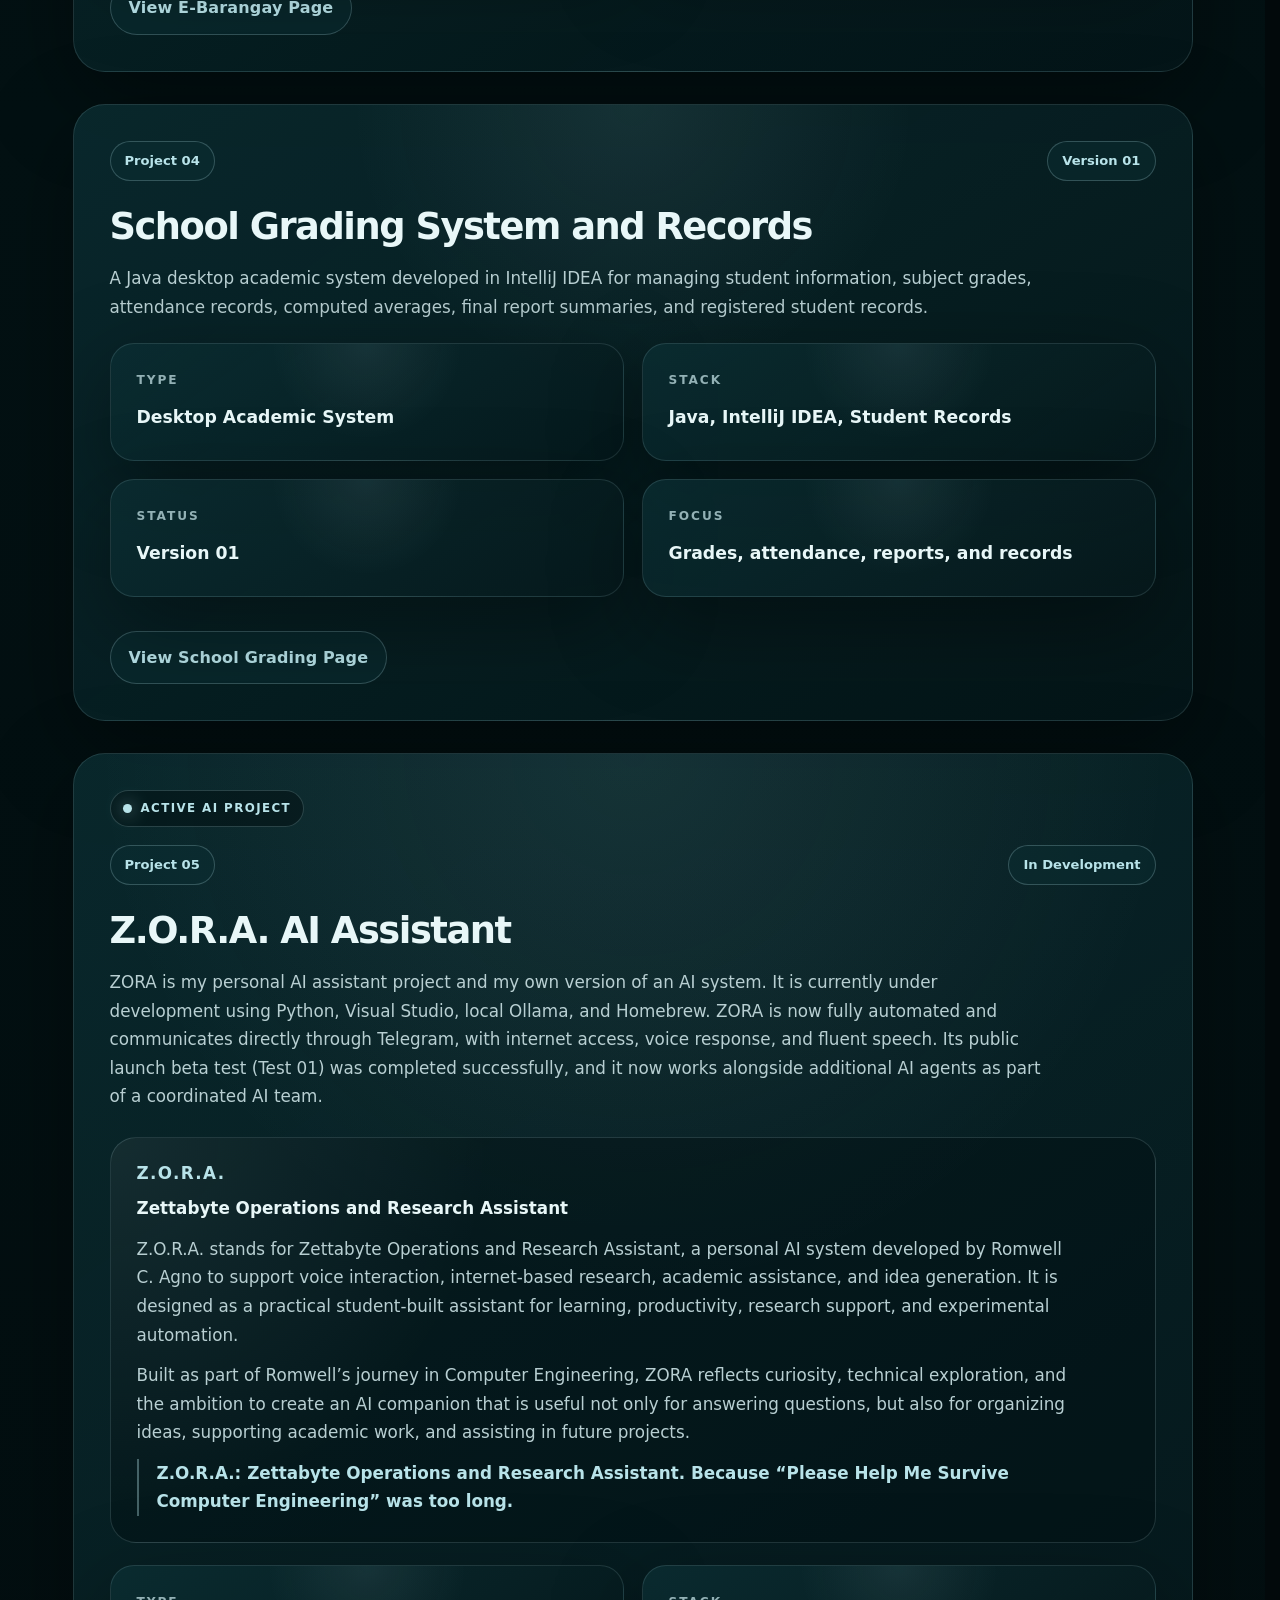
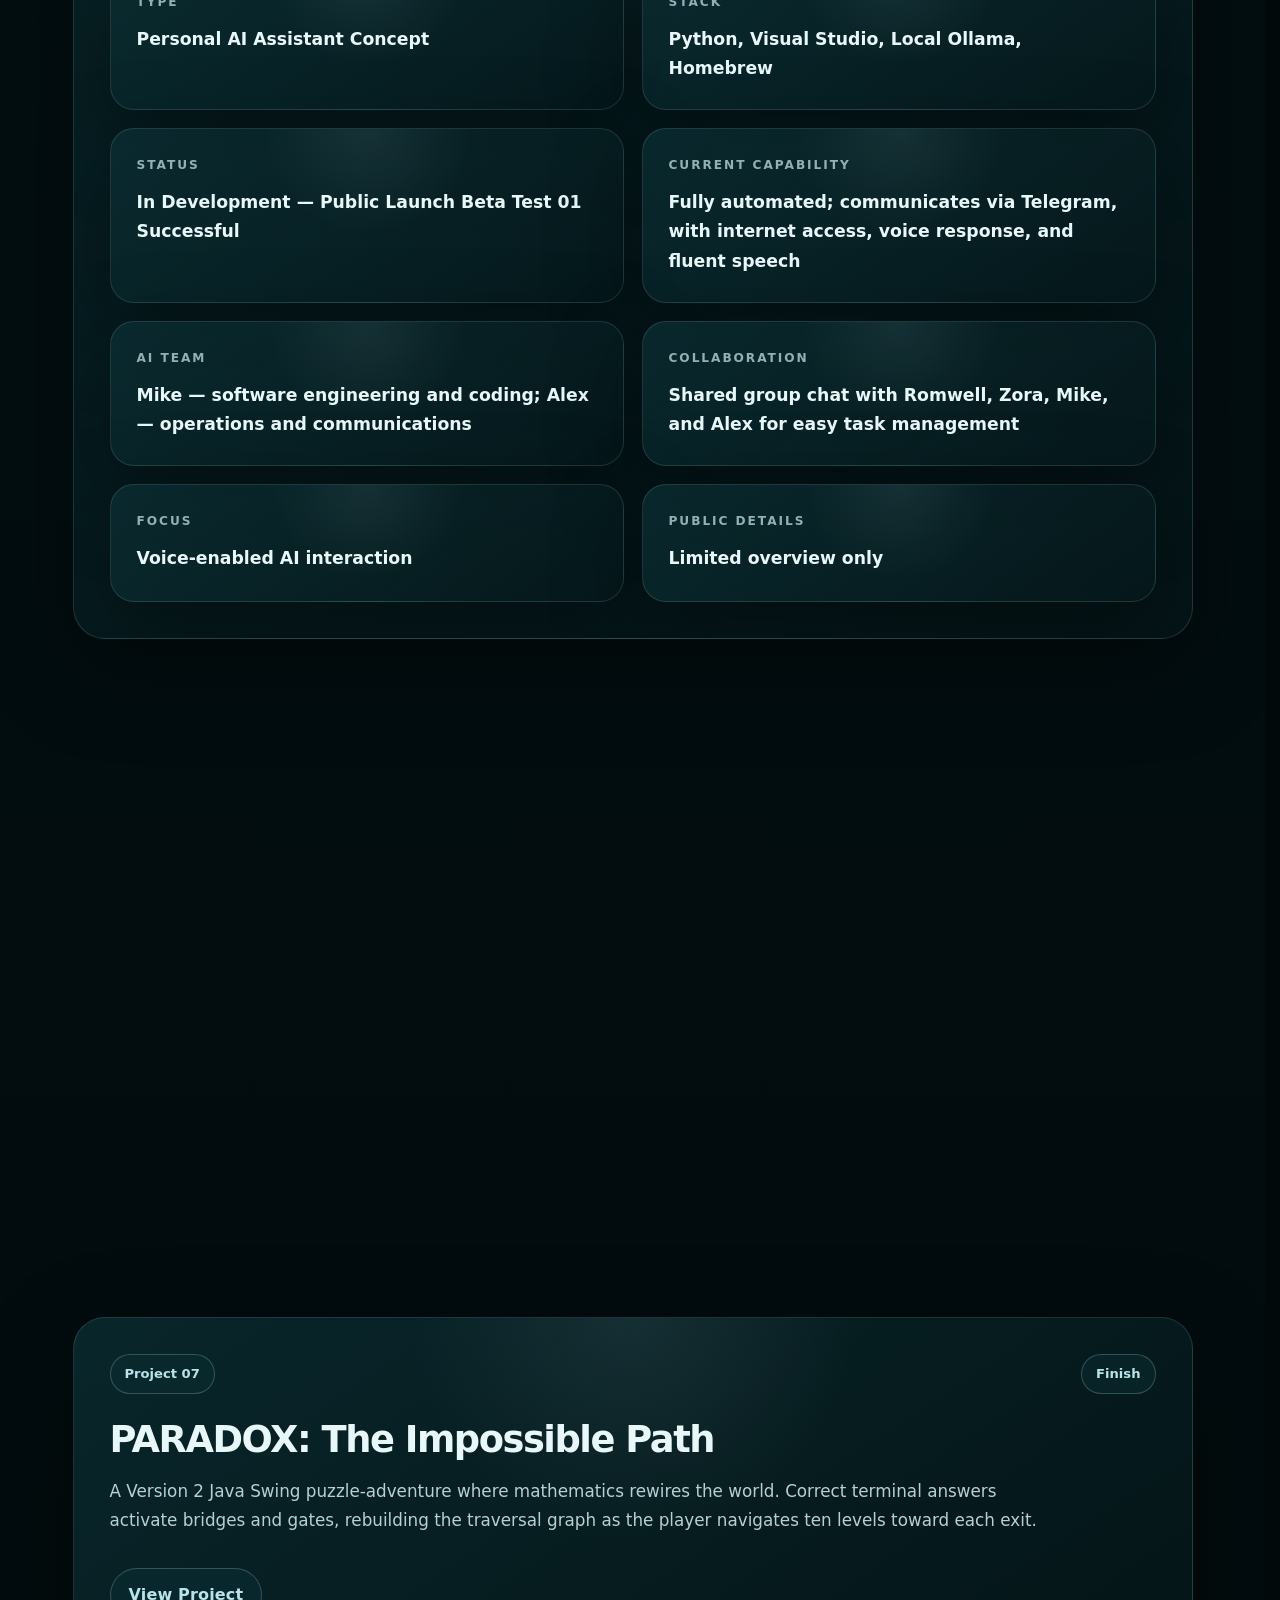
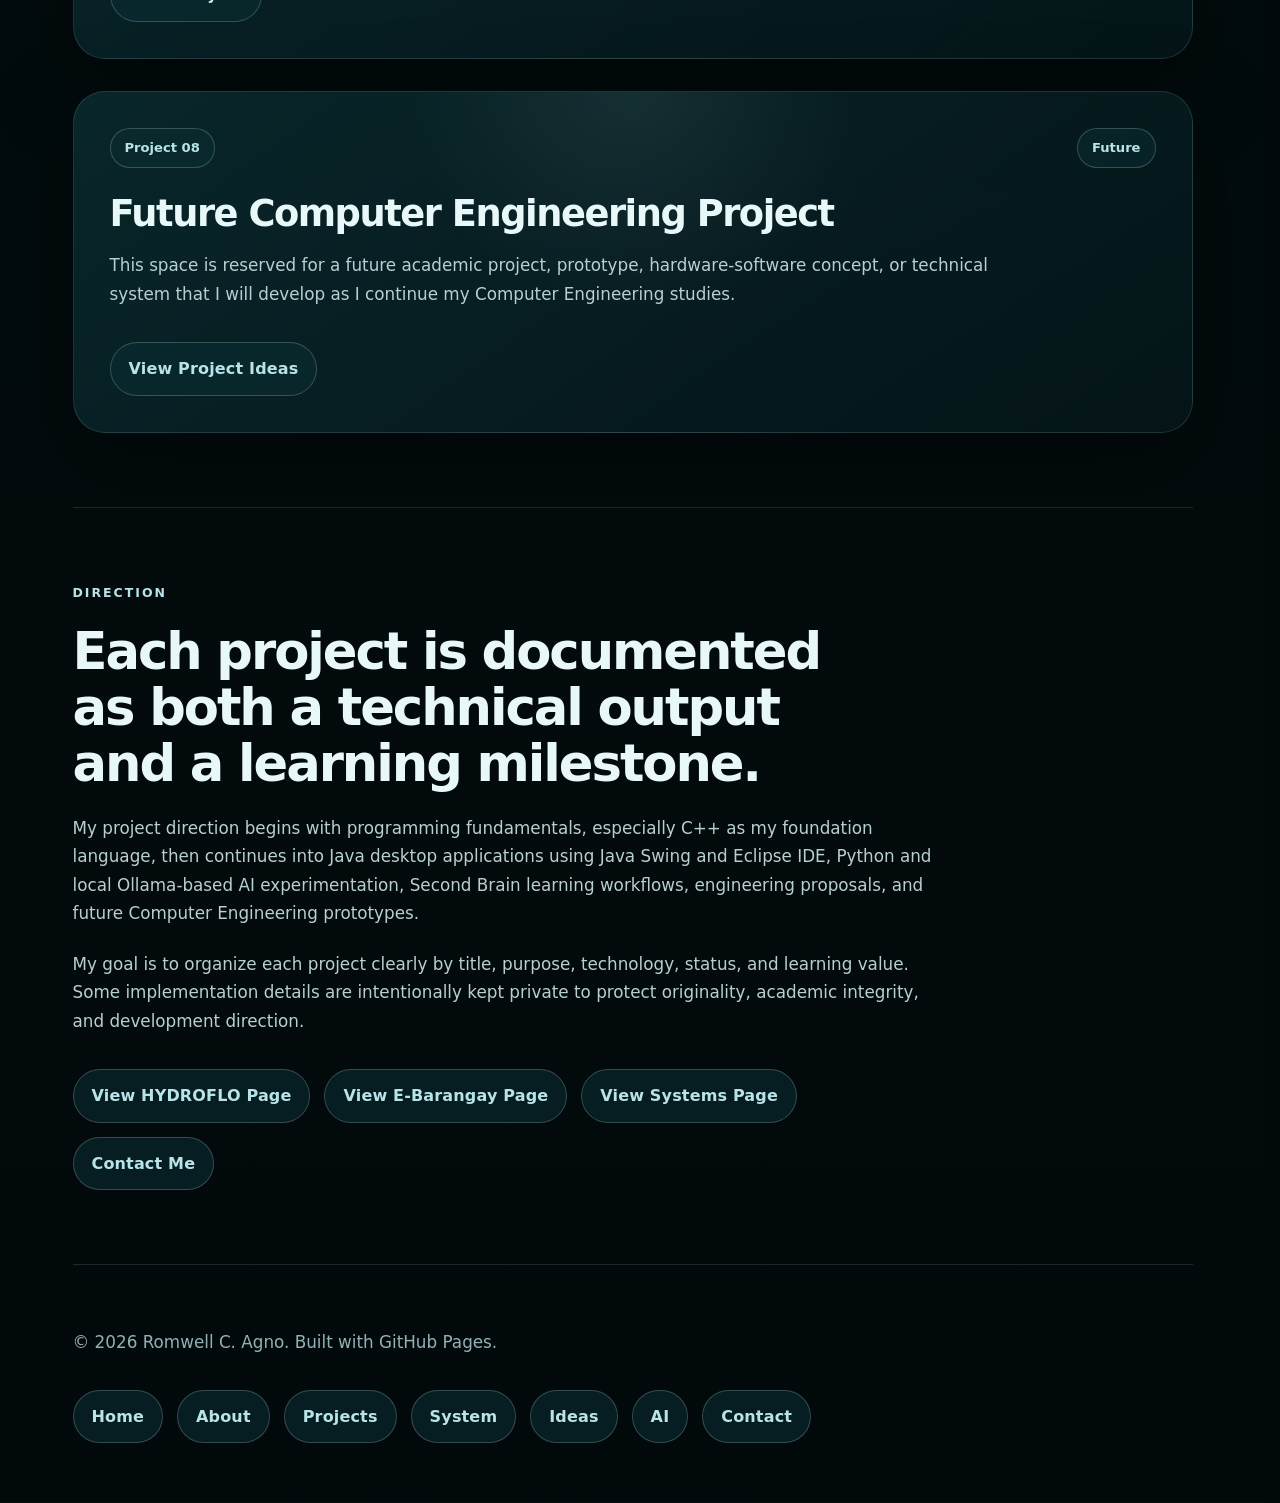
<file: projects.html>
<!DOCTYPE html>
<html lang="en">
<head>
  <!-- Google tag (gtag.js) -->
  <script async src="https://www.googletagmanager.com/gtag/js?id=G-TRYVYJW3GM"></script>
  <script>
    window.dataLayer = window.dataLayer || [];
    function gtag(){dataLayer.push(arguments);}
    gtag('js', new Date());

    gtag('config', 'G-TRYVYJW3GM');
  </script>

  <meta charset="UTF-8">
  <meta name="viewport" content="width=device-width, initial-scale=1.0">

  <title>Projects | Romwell C. Agno</title>

  <meta name="description" content="Project archive of Romwell C. Agno, including C++ programming foundation, Eclipse IDE use, academic projects, engineering proposals, system concepts, Java applications, ZORA AI assistant development, Second Brain learning system, local Ollama-based workflows, technical documentation, and Computer Engineering outputs.">

  <link rel="icon" type="image/png" href="rca-logo.png">
  <link rel="stylesheet" href="style.css">
</head>

<body>
  <div class="site-orb site-orb-one"></div>
  <div class="site-orb site-orb-two"></div>

  <header class="site-header">
    <nav class="nav">
      <a href="index.html" class="logo">RCA</a>

      <div class="nav-links">
        <a href="about.html">About</a>
        <a href="projects.html" class="active">Projects</a>
        <a href="system.html">System</a>
        <a href="ideas.html">Ideas</a>
        <a href="ai.html">AI</a>
        <a href="contact.html">Contact</a>
      </div>
    </nav>
  </header>

  <main>
    <section class="hero section-line reveal-section">
      <p class="eyebrow">Projects</p>

      <h1>Project archive and technical development work.</h1>

      <p class="hero-subtitle">
        A growing collection of academic projects, engineering proposals, system
        concepts, AI assistant development with local Ollama, Second Brain learning
        workflows, programming foundation, technical documentation, and Computer
        Engineering outputs.
      </p>

      <div class="hero-tags">
        <span>C++ Foundation</span>
        <span>Eclipse IDE</span>
        <span>Engineering Proposals</span>
        <span>School Records</span>
        <span>Z.O.R.A.</span>
        <span>Second Brain</span>
      </div>
    </section>

    <section class="section section-line reveal-section">
      <div class="section-label">Project Index</div>

      <div class="project-list">
        <article class="project-item">
          <div class="project-topline">
            <span class="project-status">Project 01</span>
            <span class="project-year">Foundation</span>
          </div>

          <h3>C++ Programming Foundation</h3>

          <p>
            C++ served as my foundation programming language. It helped me learn
            core programming logic, syntax, variables, conditionals, loops,
            functions, and structured problem-solving before expanding into
            Java, Python, HTML, CSS, and system development.
          </p>

          <div class="details-grid project-mini-details">
            <article class="detail-card">
              <span>Language</span>
              <strong>C++</strong>
            </article>

            <article class="detail-card">
              <span>Learning Focus</span>
              <strong>Programming fundamentals and logic</strong>
            </article>

            <article class="detail-card">
              <span>Core Topics</span>
              <strong>Syntax, loops, conditionals, and functions</strong>
            </article>

            <article class="detail-card">
              <span>Role</span>
              <strong>Foundation for future development work</strong>
            </article>
          </div>
        </article>

        <article class="project-item">
          <div class="project-topline">
            <span class="project-status">Project 02</span>
            <span class="project-year">2025</span>
          </div>

          <h3>HYDROFLO</h3>

          <p>
            HYDROFLO, or Hydrologic Drainage Automation and Flood-Level Optimizer,
            is a Computer Engineering academic proposal for an integrated flood
            control concept intended for barangays near coastal areas and rivers.
            The project explores how drainage automation, temporary rainwater
            storage, water-level monitoring, and controlled pumping can support
            safer and more resilient community infrastructure.
          </p>

          <div class="details-grid project-mini-details">
            <article class="detail-card">
              <span>Full Name</span>
              <strong>Hydrologic Drainage Automation and Flood-Level Optimizer</strong>
            </article>

            <article class="detail-card">
              <span>Type</span>
              <strong>Computer Engineering Proposal</strong>
            </article>

            <article class="detail-card">
              <span>Focus</span>
              <strong>Flood control and drainage automation</strong>
            </article>

            <article class="detail-card">
              <span>Core Concept</span>
              <strong>Underground tank, sensors, flood gate, and pumping system</strong>
            </article>

            <article class="detail-card">
              <span>Model</span>
              <strong>Miniature demonstration prototype concept</strong>
            </article>

            <article class="detail-card">
              <span>Status</span>
              <strong>Completed academic proposal</strong>
            </article>
          </div>

          <div class="contact-links">
            <a href="hydroflo.html">View HYDROFLO Page</a>
          </div>
        </article>

        <article class="project-item">
          <div class="project-topline">
            <span class="project-status">Project 03</span>
            <span class="project-year">2026</span>
          </div>

          <h3>E-Barangay Appointment and Queue Management System</h3>

          <p>
            A desktop-based academic application concept developed using Java,
            Java Swing, and Eclipse IDE, focused on supporting organized
            barangay service transactions through appointment and queue-related
            workflow features.
          </p>

          <div class="details-grid project-mini-details">
            <article class="detail-card">
              <span>Type</span>
              <strong>Desktop Academic Application</strong>
            </article>

            <article class="detail-card">
              <span>Stack</span>
              <strong>Java, Java Swing, Eclipse IDE</strong>
            </article>

            <article class="detail-card">
              <span>Status</span>
              <strong>Recent Academic Project</strong>
            </article>

            <article class="detail-card">
              <span>Focus</span>
              <strong>Public service workflow support</strong>
            </article>
          </div>

          <div class="contact-links">
            <a href="ebarangay.html">View E-Barangay Page</a>
          </div>
        </article>

        <article class="project-item">
          <div class="project-topline">
            <span class="project-status">Project 04</span>
            <span class="project-year">Version 01</span>
          </div>

          <h3>School Grading System and Records</h3>

          <p>
            A Java desktop academic system developed in IntelliJ IDEA for
            managing student information, subject grades, attendance records,
            computed averages, final report summaries, and registered student
            records.
          </p>

          <div class="details-grid project-mini-details">
            <article class="detail-card">
              <span>Type</span>
              <strong>Desktop Academic System</strong>
            </article>

            <article class="detail-card">
              <span>Stack</span>
              <strong>Java, IntelliJ IDEA, Student Records</strong>
            </article>

            <article class="detail-card">
              <span>Status</span>
              <strong>Version 01</strong>
            </article>

            <article class="detail-card">
              <span>Focus</span>
              <strong>Grades, attendance, reports, and records</strong>
            </article>
          </div>

          <div class="contact-links">
            <a href="school-grading.html">View School Grading Page</a>
          </div>
        </article>

        <article class="project-item pulse-card">
          <span class="pulse-label is-active">Active AI Project</span>

          <div class="project-topline">
            <span class="project-status">Project 05</span>
            <span class="project-year">In Development</span>
          </div>

          <h3>Z.O.R.A. AI Assistant</h3>

          <p>
            ZORA is my personal AI assistant project and my own version of an AI
            system. It is currently under development using Python, Visual Studio,
            local Ollama, and Homebrew. ZORA is now fully automated and communicates
            directly through Telegram, with internet access, voice response, and
            fluent speech. Its public launch beta test (Test 01) was completed
            successfully, and it now works alongside additional AI agents as
            part of a coordinated AI team.
          </p>

          <div class="zora-definition">
            <h4>Z.O.R.A.</h4>

            <p>
              <strong>Zettabyte Operations and Research Assistant</strong>
            </p>

            <p>
              Z.O.R.A. stands for Zettabyte Operations and Research Assistant, a
              personal AI system developed by Romwell C. Agno to support voice
              interaction, internet-based research, academic assistance, and idea
              generation. It is designed as a practical student-built assistant
              for learning, productivity, research support, and experimental
              automation.
            </p>

            <p>
              Built as part of Romwell’s journey in Computer Engineering, ZORA
              reflects curiosity, technical exploration, and the ambition to create
              an AI companion that is useful not only for answering questions, but
              also for organizing ideas, supporting academic work, and assisting in
              future projects.
            </p>

            <p class="zora-quote">
              Z.O.R.A.: Zettabyte Operations and Research Assistant. Because “Please
              Help Me Survive Computer Engineering” was too long.
            </p>
          </div>

          <div class="details-grid project-mini-details">
            <article class="detail-card">
              <span>Type</span>
              <strong>Personal AI Assistant Concept</strong>
            </article>

            <article class="detail-card">
              <span>Stack</span>
              <strong>Python, Visual Studio, Local Ollama, Homebrew</strong>
            </article>

            <article class="detail-card">
              <span>Status</span>
              <strong>In Development — Public Launch Beta Test 01 Successful</strong>
            </article>

            <article class="detail-card">
              <span>Current Capability</span>
              <strong>Fully automated; communicates via Telegram, with internet access, voice response, and fluent speech</strong>
            </article>

            <article class="detail-card">
              <span>AI Team</span>
              <strong>Mike — software engineering and coding; Alex — operations and communications</strong>
            </article>

            <article class="detail-card">
              <span>Collaboration</span>
              <strong>Shared group chat with Romwell, Zora, Mike, and Alex for easy task management</strong>
            </article>

            <article class="detail-card">
              <span>Focus</span>
              <strong>Voice-enabled AI interaction</strong>
            </article>

            <article class="detail-card">
              <span>Public Details</span>
              <strong>Limited overview only</strong>
            </article>
          </div>
        </article>

        <article class="project-item pulse-card">
          <span class="pulse-label is-active">Active Learning Workflow</span>

          <div class="project-topline">
            <span class="project-status">Project 06</span>
            <span class="project-year">Learning System</span>
          </div>

          <h3>Second Brain AI System</h3>

          <p>
            A personal Second Brain workflow built with local Ollama, Copilot, and
            Obsidian as storage. It helps me process lecture-based materials,
            create new ideas from academic discussions, and understand my
            subjects more effectively.
          </p>

          <div class="details-grid project-mini-details">
            <article class="detail-card">
              <span>Type</span>
              <strong>Knowledge and learning workflow</strong>
            </article>

            <article class="detail-card">
              <span>Stack</span>
              <strong>Local Ollama, Copilot, Obsidian</strong>
            </article>

            <article class="detail-card">
              <span>Storage</span>
              <strong>Obsidian knowledge base</strong>
            </article>

            <article class="detail-card">
              <span>Purpose</span>
              <strong>Lecture understanding and idea generation</strong>
            </article>
          </div>
        </article>

        <article class="project-item">
          <div class="project-topline">
            <span class="project-status">Project 07</span>
            <span class="project-year">Finish</span>
          </div>

          <h3>PARADOX: The Impossible Path</h3>

          <p>
            A Version 2 Java Swing puzzle-adventure where mathematics
            rewires the world. Correct terminal answers activate bridges
            and gates, rebuilding the traversal graph as the player
            navigates ten levels toward each exit.
          </p>

          <div class="contact-links">
            <a href="paradox.html">View Project</a>
          </div>
        </article>

        <article class="project-item">
          <div class="project-topline">
            <span class="project-status">Project 08</span>
            <span class="project-year">Future</span>
          </div>

          <h3>Future Computer Engineering Project</h3>

          <p>
            This space is reserved for a future academic project, prototype,
            hardware-software concept, or technical system that I will develop
            as I continue my Computer Engineering studies.
          </p>

          <div class="contact-links">
            <a href="ideas.html">View Project Ideas</a>
          </div>
        </article>
      </div>
    </section>

    <section class="section reveal-section">
      <div class="section-label">Direction</div>

      <div class="section-content">
        <h2>Each project is documented as both a technical output and a learning milestone.</h2>

        <p>
          My project direction begins with programming fundamentals, especially
          C++ as my foundation language, then continues into Java desktop
          applications using Java Swing and Eclipse IDE, Python and local Ollama-based
          AI experimentation, Second Brain learning workflows, engineering
          proposals, and future Computer Engineering prototypes.
        </p>

        <p>
          My goal is to organize each project clearly by title, purpose,
          technology, status, and learning value. Some implementation details
          are intentionally kept private to protect originality, academic
          integrity, and development direction.
        </p>

        <div class="contact-links">
          <a href="hydroflo.html">View HYDROFLO Page</a>
          <a href="ebarangay.html">View E-Barangay Page</a>
          <a href="system.html">View Systems Page</a>
          <a href="contact.html">Contact Me</a>
        </div>
      </div>
    </section>
  </main>

  <footer class="footer">
    <p>© 2026 Romwell C. Agno. Built with GitHub Pages.</p>

    <div class="contact-links">
      <a href="index.html">Home</a>
      <a href="about.html">About</a>
      <a href="projects.html">Projects</a>
      <a href="system.html">System</a>
      <a href="ideas.html">Ideas</a>
      <a href="ai.html">AI</a>
      <a href="contact.html">Contact</a>
    </div>
  </footer>

  <script src="script.js"></script>
</body>
</html>
</file>
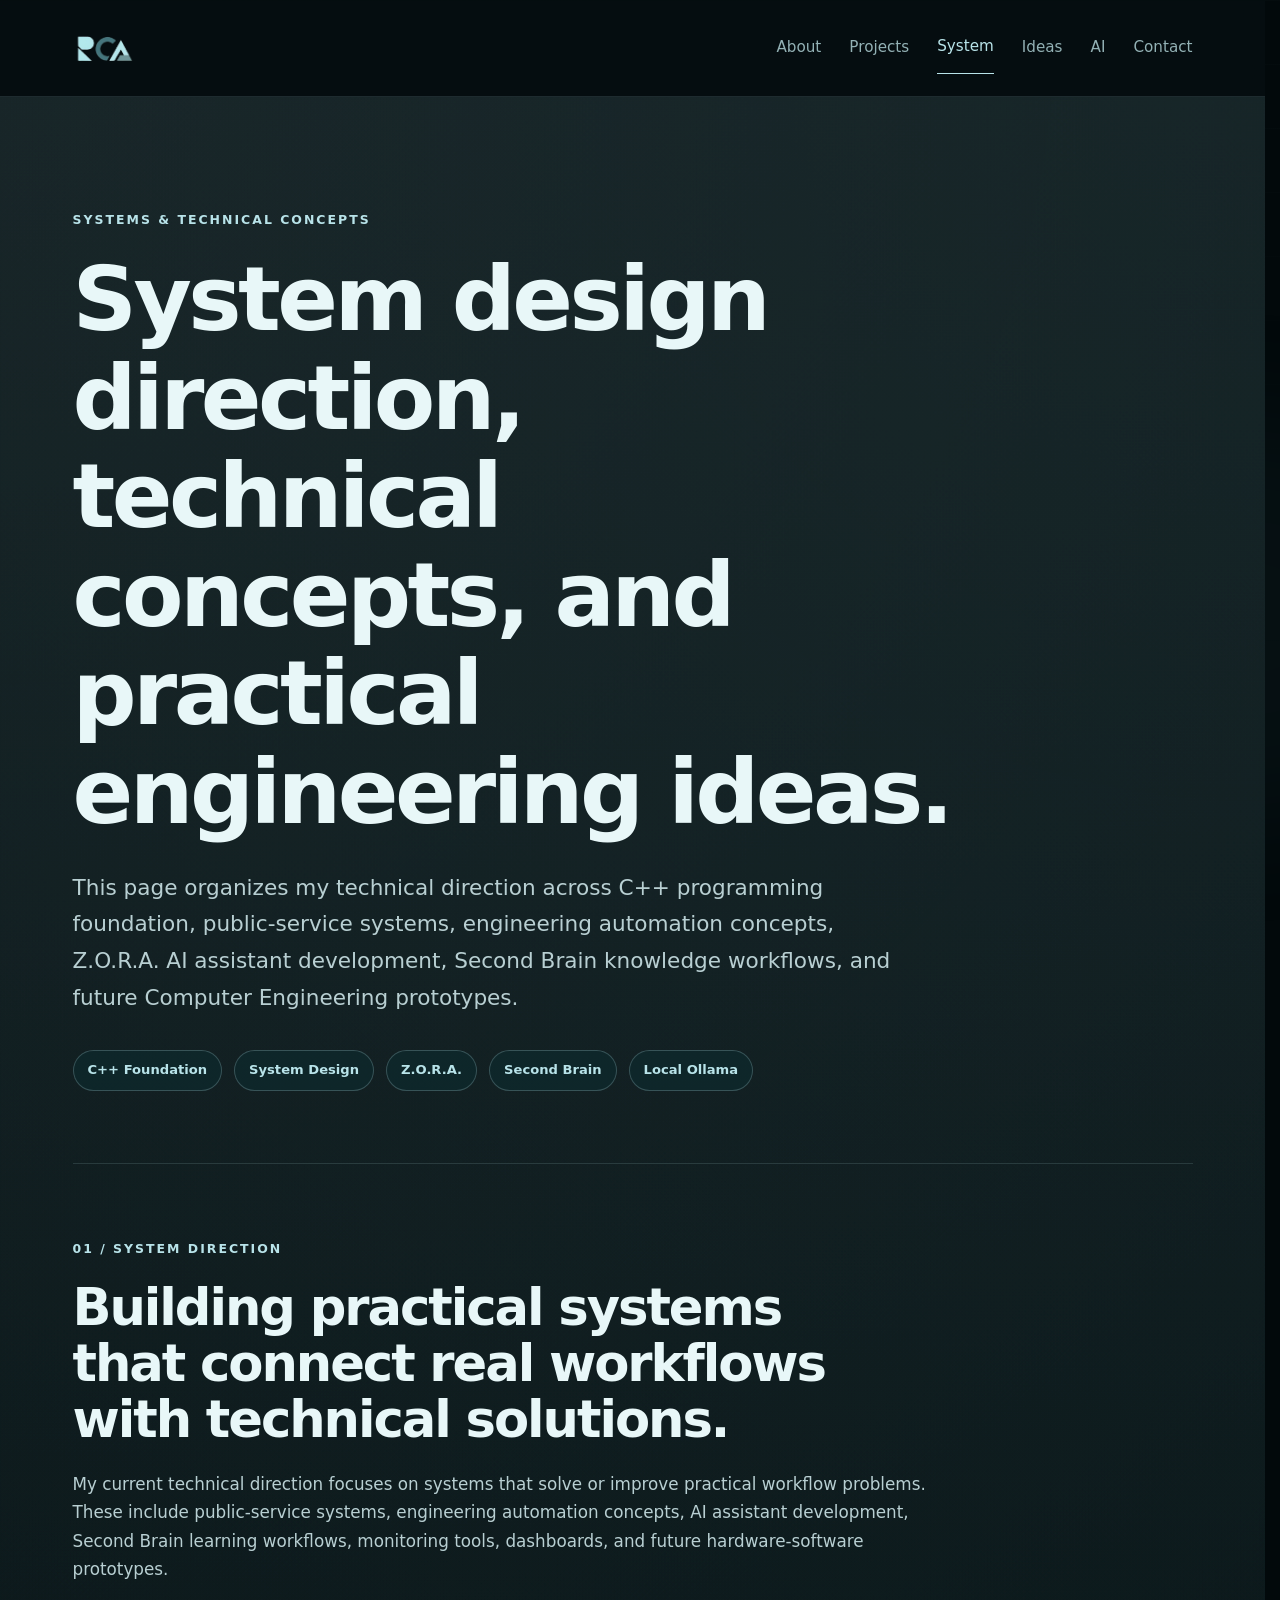
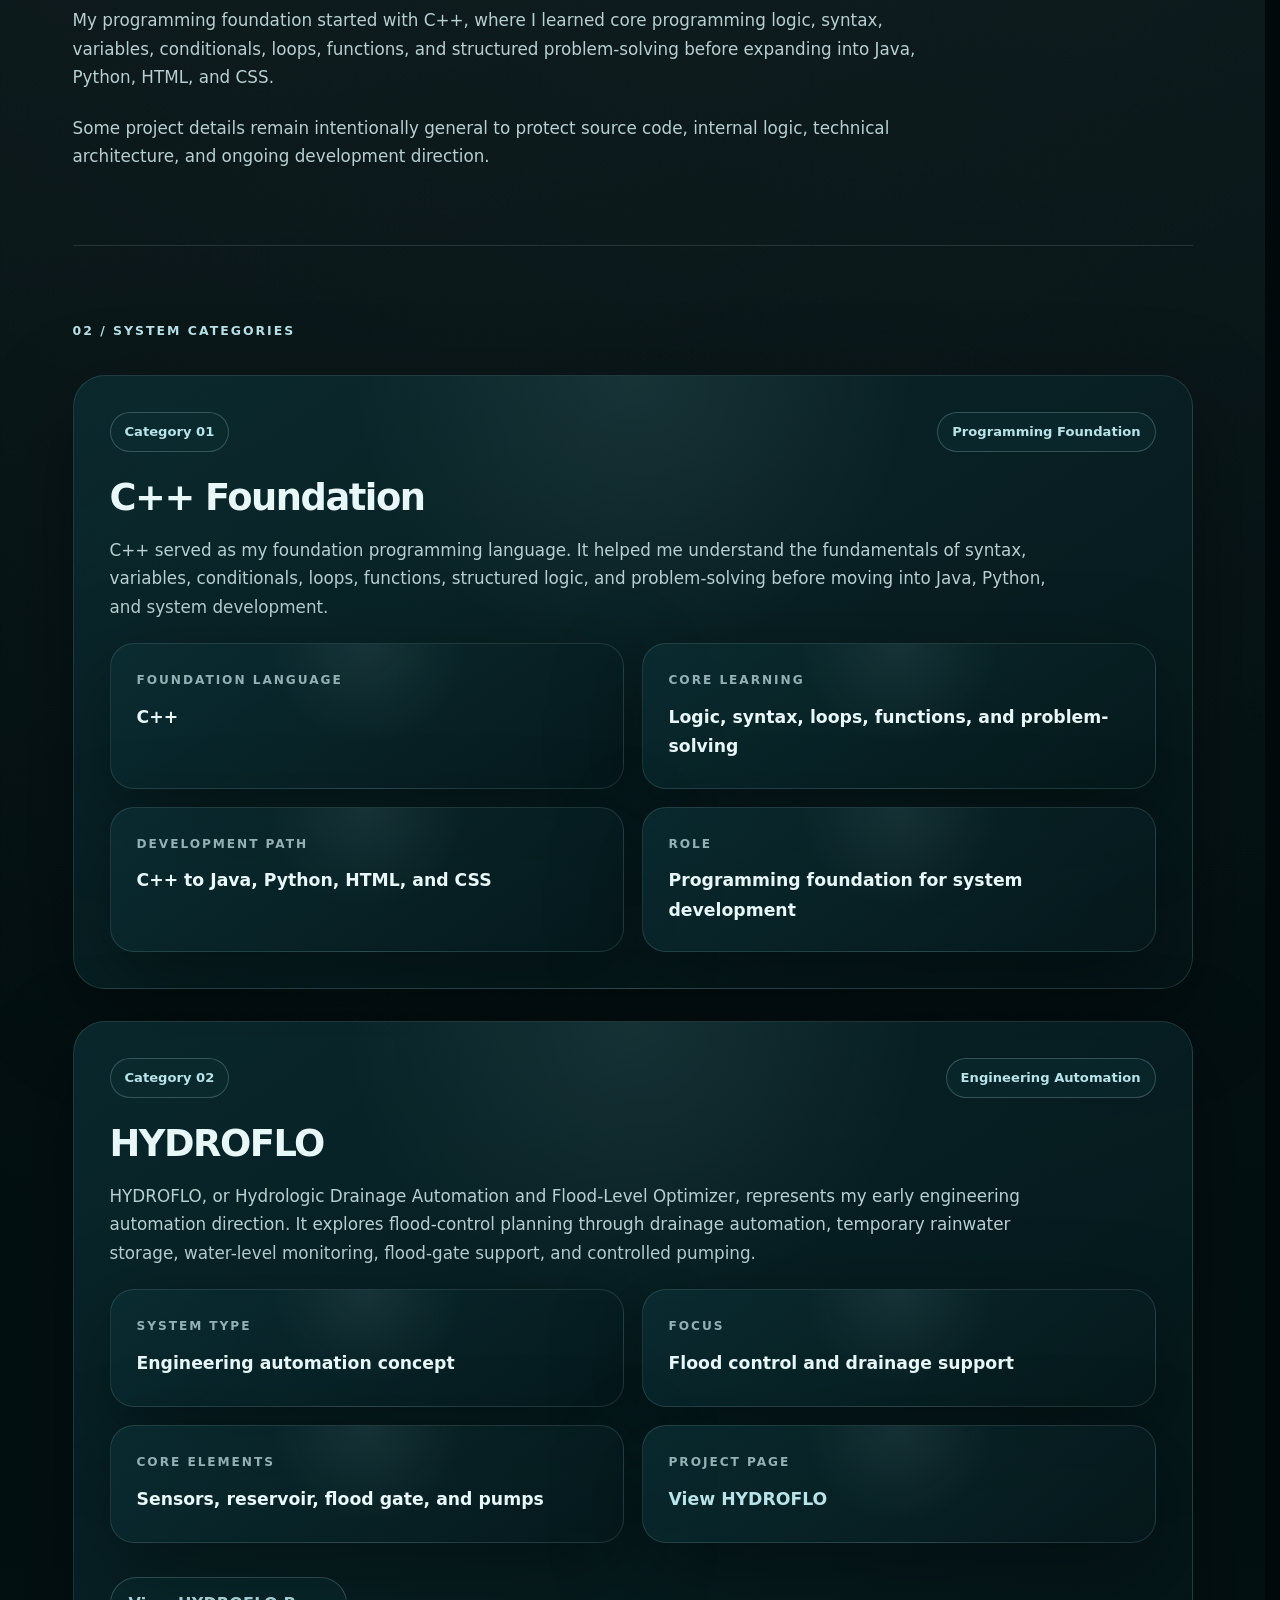
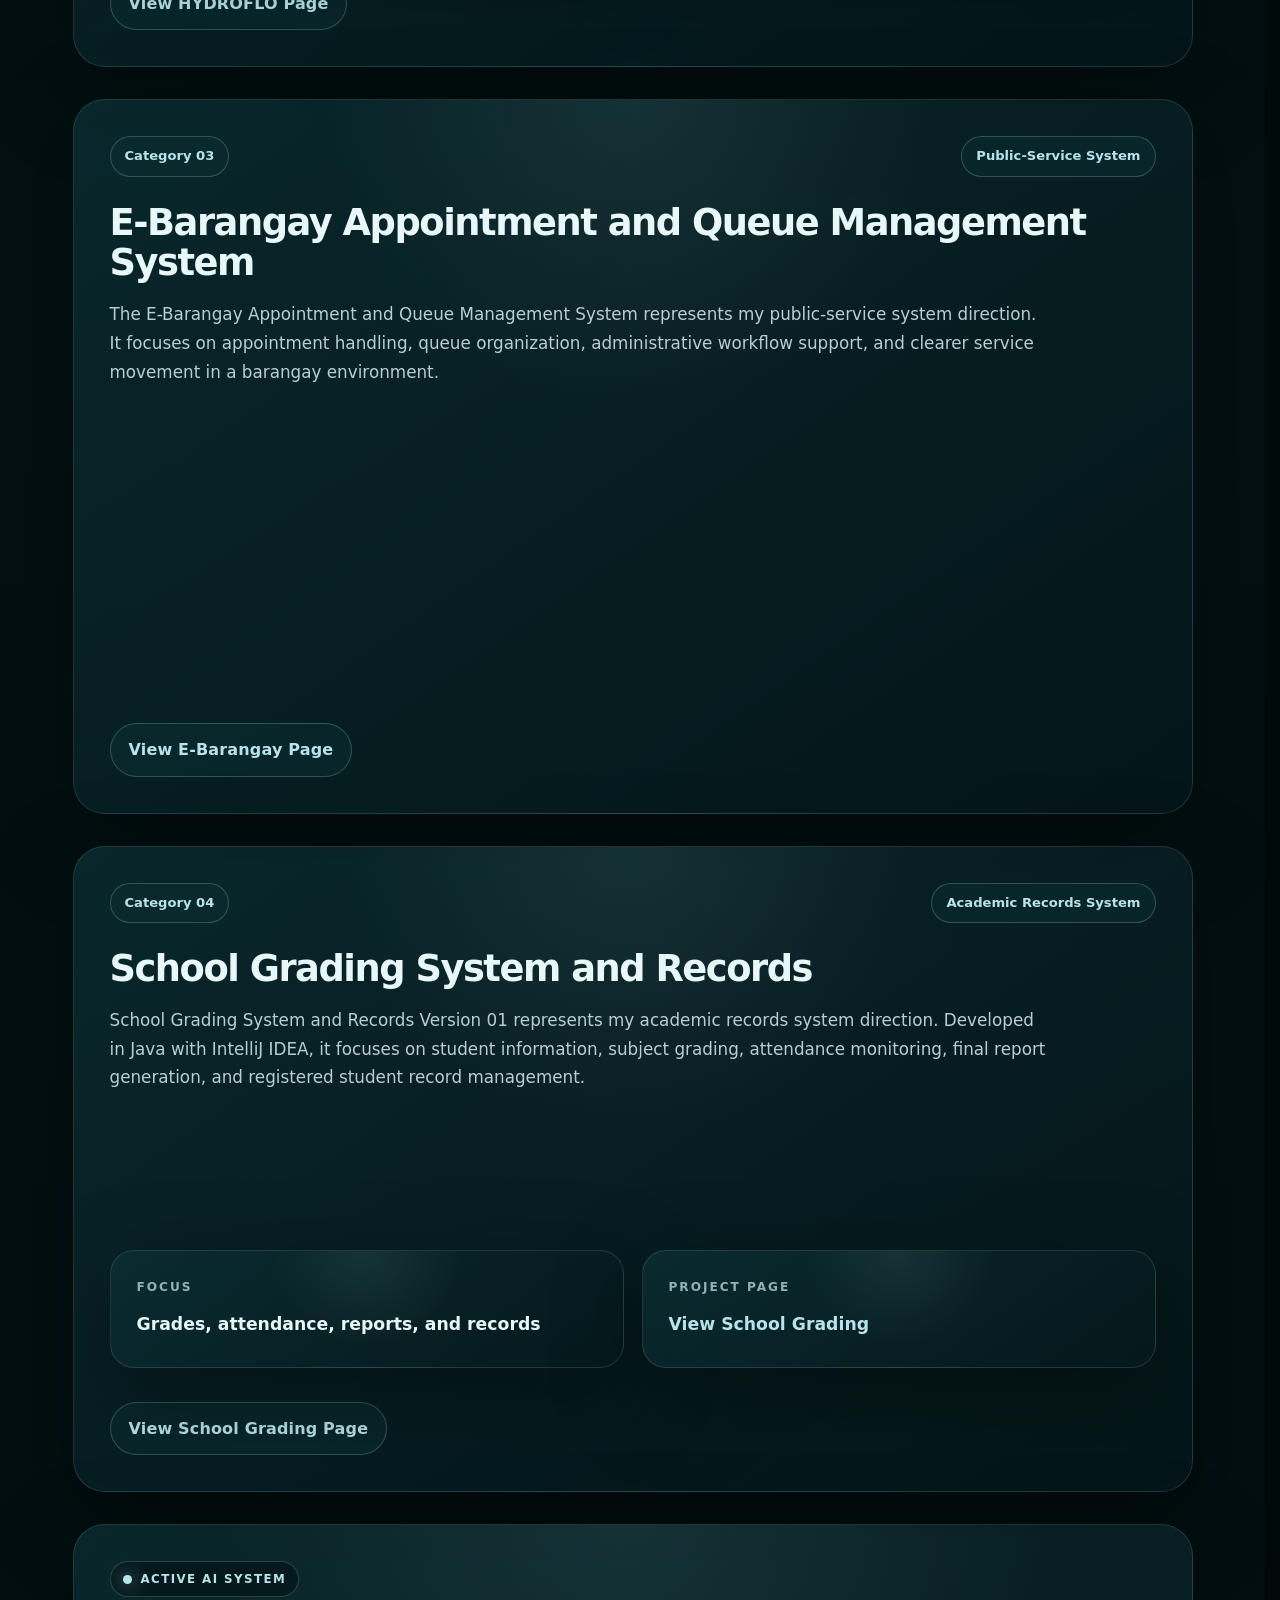
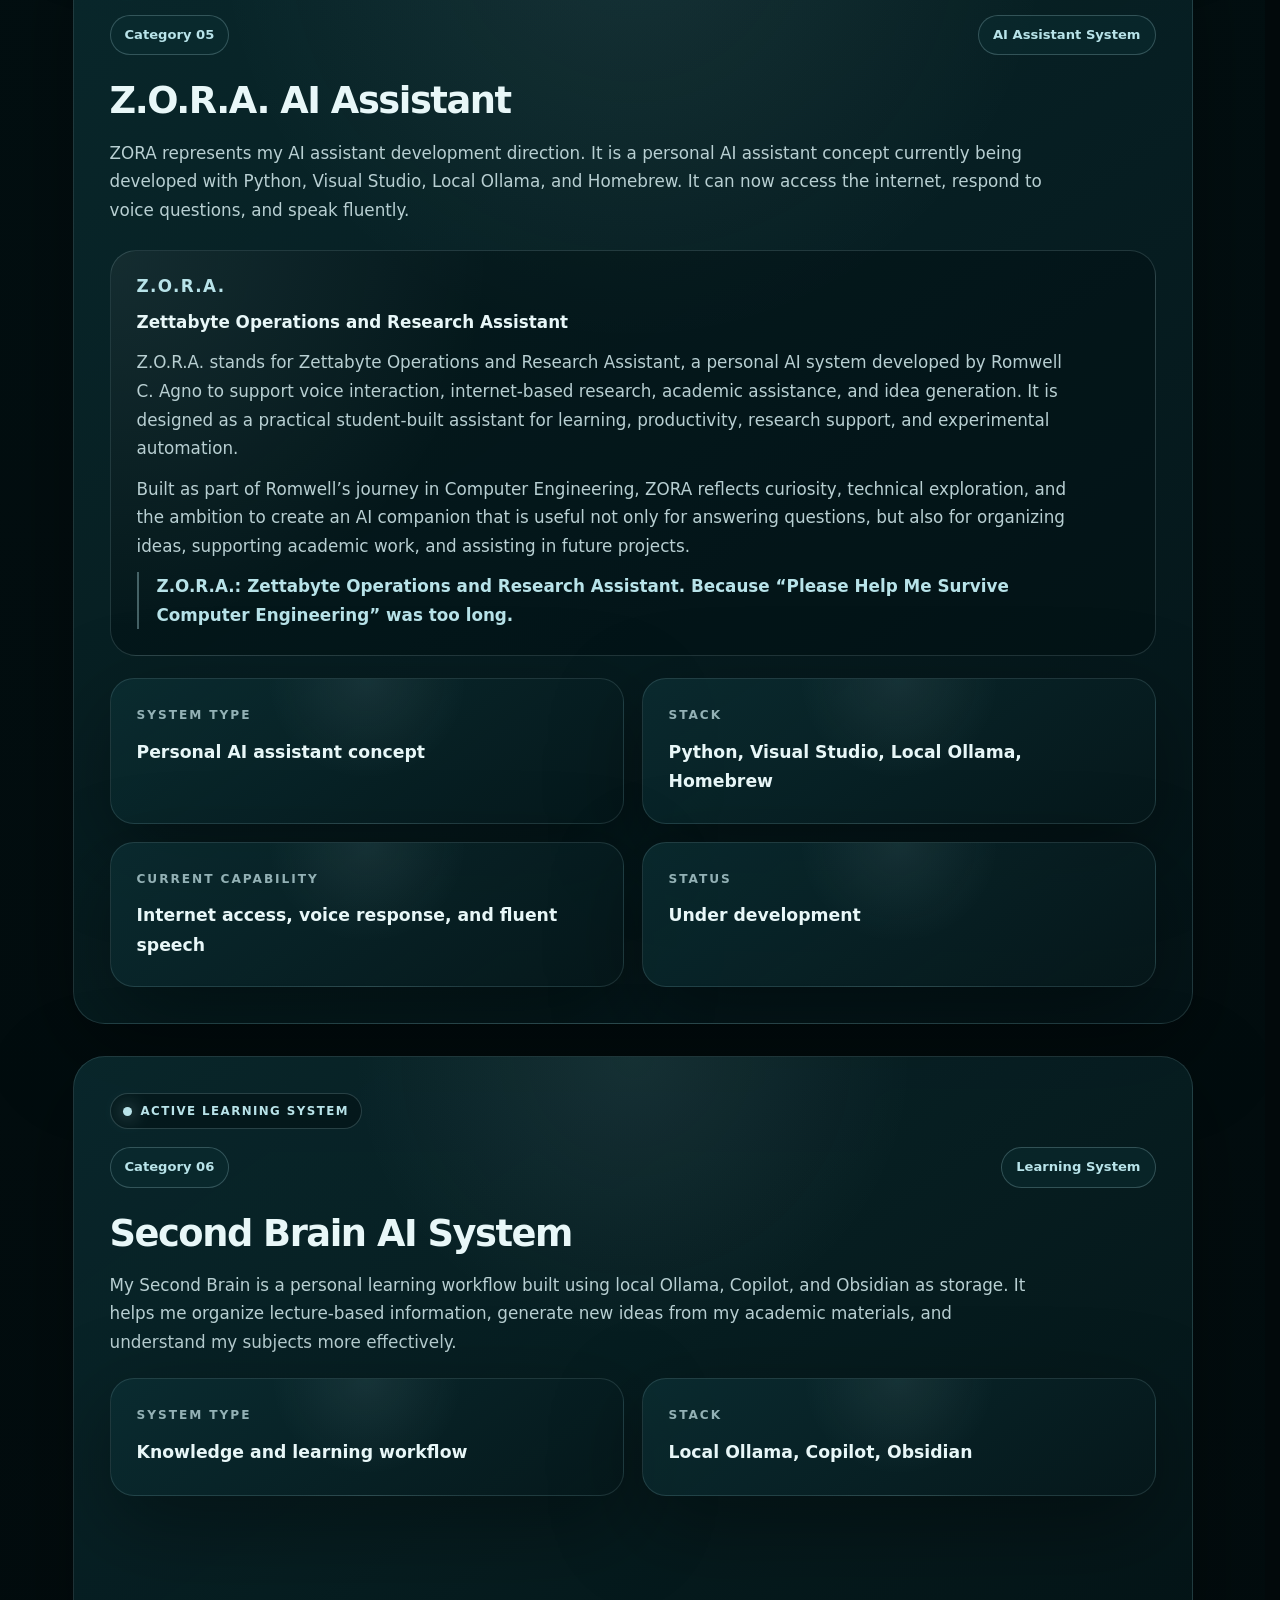
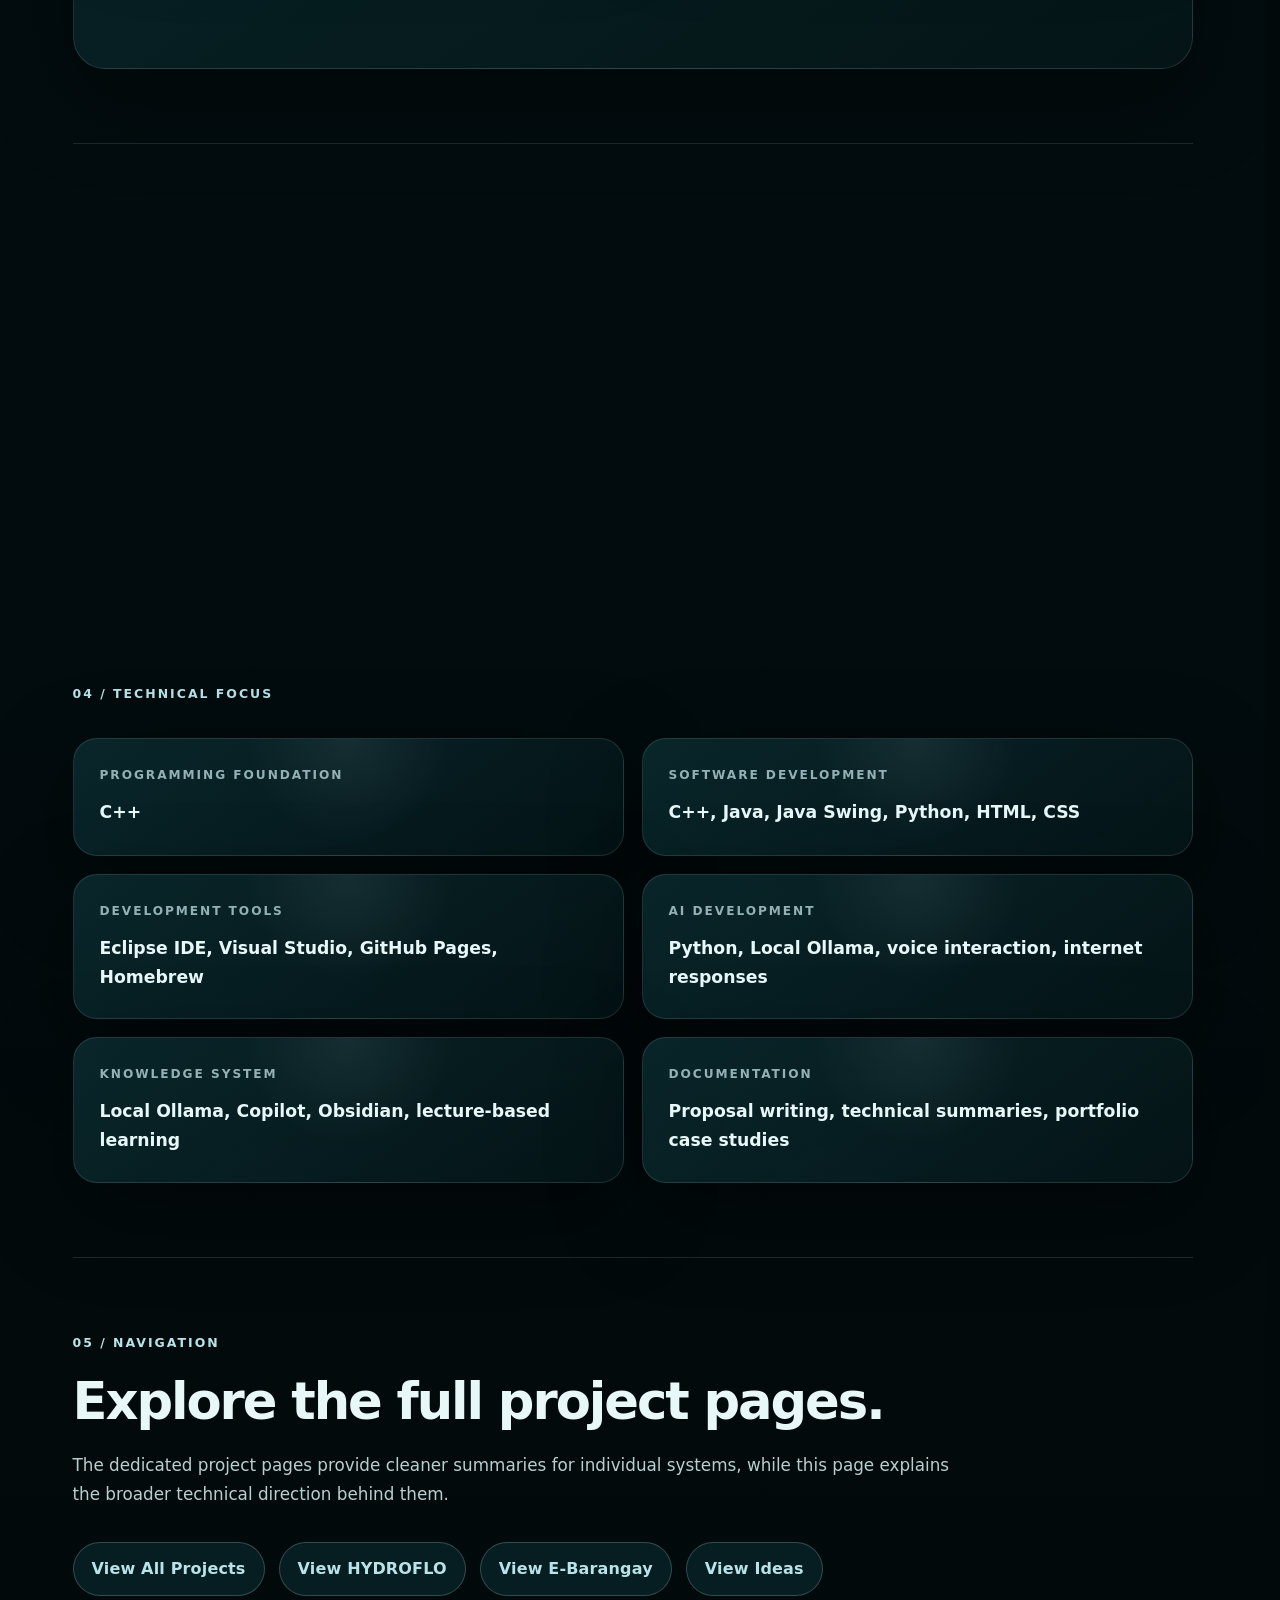
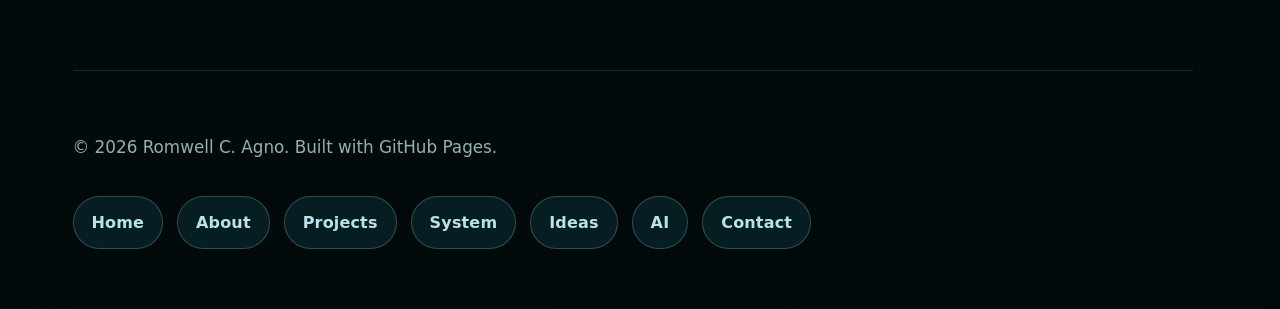
<file: system.html>
<!DOCTYPE html>
<html lang="en">
<head>
  <!-- Google tag (gtag.js) -->
  <script async src="https://www.googletagmanager.com/gtag/js?id=G-TRYVYJW3GM"></script>
  <script>
    window.dataLayer = window.dataLayer || [];
    function gtag(){dataLayer.push(arguments);}
    gtag('js', new Date());

    gtag('config', 'G-TRYVYJW3GM');
  </script>

  <meta charset="UTF-8">
  <meta name="viewport" content="width=device-width, initial-scale=1.0">

  <title>Systems & Technical Concepts | Romwell C. Agno</title>

  <meta name="description" content="Systems and technical concepts page of Romwell C. Agno, covering C++ programming foundation, public-service systems, engineering automation concepts, ZORA AI assistant development, Second Brain learning workflows, and future Computer Engineering systems.">

  <link rel="icon" type="image/png" href="rca-logo.png">
  <link rel="stylesheet" href="style.css">
</head>

<body>
  <div class="site-orb site-orb-one"></div>
  <div class="site-orb site-orb-two"></div>

  <header class="site-header">
    <nav class="nav">
      <a href="index.html" class="logo">RCA</a>

      <div class="nav-links">
        <a href="about.html">About</a>
        <a href="projects.html">Projects</a>
        <a href="system.html" class="active">System</a>
        <a href="ideas.html">Ideas</a>
        <a href="ai.html">AI</a>
        <a href="contact.html">Contact</a>
      </div>
    </nav>
  </header>

  <main>
    <section class="hero section-line reveal-section">
      <p class="eyebrow">Systems & Technical Concepts</p>

      <h1>System design direction, technical concepts, and practical engineering ideas.</h1>

      <p class="hero-subtitle">
        This page organizes my technical direction across C++ programming
        foundation, public-service systems, engineering automation concepts,
        Z.O.R.A. AI assistant development, Second Brain knowledge workflows, and
        future Computer Engineering prototypes.
      </p>

      <div class="hero-tags">
        <span>C++ Foundation</span>
        <span>System Design</span>
        <span>Z.O.R.A.</span>
        <span>Second Brain</span>
        <span>Local Ollama</span>
      </div>
    </section>

    <section class="section section-line reveal-section">
      <div class="section-label">01 / System Direction</div>

      <div class="section-content">
        <h2>Building practical systems that connect real workflows with technical solutions.</h2>

        <p>
          My current technical direction focuses on systems that solve or improve
          practical workflow problems. These include public-service systems,
          engineering automation concepts, AI assistant development, Second Brain
          learning workflows, monitoring tools, dashboards, and future
          hardware-software prototypes.
        </p>

        <p>
          My programming foundation started with C++, where I learned core
          programming logic, syntax, variables, conditionals, loops, functions,
          and structured problem-solving before expanding into Java, Python,
          HTML, and CSS.
        </p>

        <p>
          Some project details remain intentionally general to protect source
          code, internal logic, technical architecture, and ongoing development
          direction.
        </p>
      </div>
    </section>

    <section class="section section-line reveal-section">
      <div class="section-label">02 / System Categories</div>

      <div class="project-list">
        <article class="project-item">
          <div class="project-topline">
            <span class="project-status">Category 01</span>
            <span class="project-year">Programming Foundation</span>
          </div>

          <h3>C++ Foundation</h3>

          <p>
            C++ served as my foundation programming language. It helped me
            understand the fundamentals of syntax, variables, conditionals,
            loops, functions, structured logic, and problem-solving before
            moving into Java, Python, and system development.
          </p>

          <div class="details-grid project-mini-details">
            <article class="detail-card">
              <span>Foundation Language</span>
              <strong>C++</strong>
            </article>

            <article class="detail-card">
              <span>Core Learning</span>
              <strong>Logic, syntax, loops, functions, and problem-solving</strong>
            </article>

            <article class="detail-card">
              <span>Development Path</span>
              <strong>C++ to Java, Python, HTML, and CSS</strong>
            </article>

            <article class="detail-card">
              <span>Role</span>
              <strong>Programming foundation for system development</strong>
            </article>
          </div>
        </article>

        <article class="project-item">
          <div class="project-topline">
            <span class="project-status">Category 02</span>
            <span class="project-year">Engineering Automation</span>
          </div>

          <h3>HYDROFLO</h3>

          <p>
            HYDROFLO, or Hydrologic Drainage Automation and Flood-Level
            Optimizer, represents my early engineering automation direction. It
            explores flood-control planning through drainage automation,
            temporary rainwater storage, water-level monitoring, flood-gate
            support, and controlled pumping.
          </p>

          <div class="details-grid project-mini-details">
            <article class="detail-card">
              <span>System Type</span>
              <strong>Engineering automation concept</strong>
            </article>

            <article class="detail-card">
              <span>Focus</span>
              <strong>Flood control and drainage support</strong>
            </article>

            <article class="detail-card">
              <span>Core Elements</span>
              <strong>Sensors, reservoir, flood gate, and pumps</strong>
            </article>

            <article class="detail-card">
              <span>Project Page</span>
              <strong><a href="hydroflo.html">View HYDROFLO</a></strong>
            </article>
          </div>

          <div class="contact-links">
            <a href="hydroflo.html">View HYDROFLO Page</a>
          </div>
        </article>

        <article class="project-item">
          <div class="project-topline">
            <span class="project-status">Category 03</span>
            <span class="project-year">Public-Service System</span>
          </div>

          <h3>E-Barangay Appointment and Queue Management System</h3>

          <p>
            The E-Barangay Appointment and Queue Management System represents my
            public-service system direction. It focuses on appointment handling,
            queue organization, administrative workflow support, and clearer
            service movement in a barangay environment.
          </p>

          <div class="details-grid project-mini-details">
            <article class="detail-card">
              <span>System Type</span>
              <strong>Desktop public-service workflow system</strong>
            </article>

            <article class="detail-card">
              <span>Stack</span>
              <strong>Java, Java Swing, Eclipse IDE</strong>
            </article>

            <article class="detail-card">
              <span>Focus</span>
              <strong>Appointment scheduling and queue management</strong>
            </article>

            <article class="detail-card">
              <span>Project Page</span>
              <strong><a href="ebarangay.html">View E-Barangay</a></strong>
            </article>
          </div>

          <div class="contact-links">
            <a href="ebarangay.html">View E-Barangay Page</a>
          </div>
        </article>

        <article class="project-item">
          <div class="project-topline">
            <span class="project-status">Category 04</span>
            <span class="project-year">Academic Records System</span>
          </div>

          <h3>School Grading System and Records</h3>

          <p>
            School Grading System and Records Version 01 represents my academic
            records system direction. Developed in Java with IntelliJ IDEA, it
            focuses on student information, subject grading, attendance
            monitoring, final report generation, and registered student record
            management.
          </p>

          <div class="details-grid project-mini-details">
            <article class="detail-card">
              <span>System Type</span>
              <strong>Desktop school records and grading system</strong>
            </article>

            <article class="detail-card">
              <span>Stack</span>
              <strong>Java, IntelliJ IDEA, desktop interface</strong>
            </article>

            <article class="detail-card">
              <span>Focus</span>
              <strong>Grades, attendance, reports, and records</strong>
            </article>

            <article class="detail-card">
              <span>Project Page</span>
              <strong><a href="school-grading.html">View School Grading</a></strong>
            </article>
          </div>

          <div class="contact-links">
            <a href="school-grading.html">View School Grading Page</a>
          </div>
        </article>

        <article class="project-item pulse-card">
          <span class="pulse-label is-active">Active AI System</span>

          <div class="project-topline">
            <span class="project-status">Category 05</span>
            <span class="project-year">AI Assistant System</span>
          </div>

          <h3>Z.O.R.A. AI Assistant</h3>

          <p>
            ZORA represents my AI assistant development direction. It is a
            personal AI assistant concept currently being developed with Python,
            Visual Studio, Local Ollama, and Homebrew. It can now access the internet,
            respond to voice questions, and speak fluently.
          </p>

          <div class="zora-definition">
            <h4>Z.O.R.A.</h4>

            <p>
              <strong>Zettabyte Operations and Research Assistant</strong>
            </p>

            <p>
              Z.O.R.A. stands for Zettabyte Operations and Research Assistant, a
              personal AI system developed by Romwell C. Agno to support voice
              interaction, internet-based research, academic assistance, and idea
              generation. It is designed as a practical student-built assistant
              for learning, productivity, research support, and experimental
              automation.
            </p>

            <p>
              Built as part of Romwell’s journey in Computer Engineering, ZORA
              reflects curiosity, technical exploration, and the ambition to create
              an AI companion that is useful not only for answering questions, but
              also for organizing ideas, supporting academic work, and assisting in
              future projects.
            </p>

            <p class="zora-quote">
              Z.O.R.A.: Zettabyte Operations and Research Assistant. Because “Please
              Help Me Survive Computer Engineering” was too long.
            </p>
          </div>

          <div class="details-grid project-mini-details">
            <article class="detail-card">
              <span>System Type</span>
              <strong>Personal AI assistant concept</strong>
            </article>

            <article class="detail-card">
              <span>Stack</span>
              <strong>Python, Visual Studio, Local Ollama, Homebrew</strong>
            </article>

            <article class="detail-card">
              <span>Current Capability</span>
              <strong>Internet access, voice response, and fluent speech</strong>
            </article>

            <article class="detail-card">
              <span>Status</span>
              <strong>Under development</strong>
            </article>
          </div>
        </article>

        <article class="project-item pulse-card">
          <span class="pulse-label is-active">Active Learning System</span>

          <div class="project-topline">
            <span class="project-status">Category 06</span>
            <span class="project-year">Learning System</span>
          </div>

          <h3>Second Brain AI System</h3>

          <p>
            My Second Brain is a personal learning workflow built using local Ollama,
            Copilot, and Obsidian as storage. It helps me organize lecture-based
            information, generate new ideas from my academic materials, and
            understand my subjects more effectively.
          </p>

          <div class="details-grid project-mini-details">
            <article class="detail-card">
              <span>System Type</span>
              <strong>Knowledge and learning workflow</strong>
            </article>

            <article class="detail-card">
              <span>Stack</span>
              <strong>Local Ollama, Copilot, Obsidian</strong>
            </article>

            <article class="detail-card">
              <span>Storage</span>
              <strong>Obsidian knowledge base</strong>
            </article>

            <article class="detail-card">
              <span>Purpose</span>
              <strong>Lecture understanding and idea generation</strong>
            </article>
          </div>
        </article>
      </div>
    </section>

    <section class="section section-line reveal-section">
      <div class="section-label">03 / Design Thinking</div>

      <div class="grid">
        <article class="card">
          <h3>Workflow First</h3>

          <p>
            I start by understanding the real process, users, pain points, and
            service flow before thinking about the technical structure of the
            system.
          </p>
        </article>

        <article class="card">
          <h3>Practical Implementation</h3>

          <p>
            My projects focus on systems that can be explained clearly,
            demonstrated practically, and connected to real academic or
            community-based problems.
          </p>
        </article>

        <article class="card">
          <h3>Protected Development</h3>

          <p>
            Public pages describe the purpose, learning value, and general
            structure while keeping private code, architecture, and exact logic
            protected.
          </p>
        </article>
      </div>
    </section>

    <section class="section section-line reveal-section">
      <div class="section-label">04 / Technical Focus</div>

      <div class="details-grid">
        <article class="detail-card">
          <span>Programming Foundation</span>
          <strong>C++</strong>
        </article>

        <article class="detail-card">
          <span>Software Development</span>
          <strong>C++, Java, Java Swing, Python, HTML, CSS</strong>
        </article>

        <article class="detail-card">
          <span>Development Tools</span>
          <strong>Eclipse IDE, Visual Studio, GitHub Pages, Homebrew</strong>
        </article>

        <article class="detail-card">
          <span>AI Development</span>
          <strong>Python, Local Ollama, voice interaction, internet responses</strong>
        </article>

        <article class="detail-card">
          <span>Knowledge System</span>
          <strong>Local Ollama, Copilot, Obsidian, lecture-based learning</strong>
        </article>

        <article class="detail-card">
          <span>Documentation</span>
          <strong>Proposal writing, technical summaries, portfolio case studies</strong>
        </article>
      </div>
    </section>

    <section class="section reveal-section">
      <div class="section-label">05 / Navigation</div>

      <div class="section-content">
        <h2>Explore the full project pages.</h2>

        <p>
          The dedicated project pages provide cleaner summaries for individual
          systems, while this page explains the broader technical direction
          behind them.
        </p>

        <div class="contact-links">
          <a href="projects.html">View All Projects</a>
          <a href="hydroflo.html">View HYDROFLO</a>
          <a href="ebarangay.html">View E-Barangay</a>
          <a href="ideas.html">View Ideas</a>
        </div>
      </div>
    </section>
  </main>

  <footer class="footer">
    <p>© 2026 Romwell C. Agno. Built with GitHub Pages.</p>

    <div class="contact-links">
      <a href="index.html">Home</a>
      <a href="about.html">About</a>
      <a href="projects.html">Projects</a>
      <a href="system.html">System</a>
      <a href="ideas.html">Ideas</a>
      <a href="ai.html">AI</a>
      <a href="contact.html">Contact</a>
    </div>
  </footer>

  <script src="script.js"></script>
</body>
</html>
</file>
<file: style.css>
:root {
  --bg-main: #02090b;
  --bg-soft: #06181b;
  --bg-card: rgba(11, 46, 51, 0.72);
  --bg-card-soft: rgba(11, 46, 51, 0.48);
  --line: rgba(184, 227, 233, 0.14);
  --line-strong: rgba(184, 227, 233, 0.24);
  --text-main: #e8f7f8;
  --text-muted: #93B1B5;
  --text-soft: #b8cfd2;
  --accent: #B8E3E9;
  --accent-mid: #93B1B5;
  --accent-deep: #4F7C82;
  --deep: #0B2E33;
  --shadow: 0 28px 90px rgba(0, 0, 0, 0.38);
  --radius-large: 32px;
  --radius-medium: 24px;
  --radius-small: 18px;
  --max-width: 1120px;
}

* {
  box-sizing: border-box;
}

html {
  scroll-behavior: smooth;
  background: #02090b;
}

body {
  margin: 0;
  min-height: 100vh;
  color: var(--text-main);
  background:
    radial-gradient(circle at top left, rgba(184, 227, 233, 0.09), transparent 34%),
    radial-gradient(circle at top right, rgba(79, 124, 130, 0.16), transparent 34%),
    linear-gradient(180deg, #02090b 0%, #031113 42%, #02090b 100%);
  font-family: Inter, ui-sans-serif, system-ui, -apple-system, BlinkMacSystemFont, "Segoe UI", sans-serif;
  line-height: 1.7;
  overflow-x: hidden;
}

body::before {
  content: "";
  position: fixed;
  inset: 0;
  pointer-events: none;
  background-image:
    linear-gradient(rgba(184, 227, 233, 0.025) 1px, transparent 1px),
    linear-gradient(90deg, rgba(184, 227, 233, 0.025) 1px, transparent 1px);
  background-size: 64px 64px;
  mask-image: linear-gradient(to bottom, rgba(0, 0, 0, 0.72), transparent 82%);
  z-index: -1;
}

a {
  color: inherit;
  text-decoration: none;
}

img {
  max-width: 100%;
}

strong {
  color: var(--text-main);
}

/* Background Motion */
.site-orb {
  position: fixed;
  z-index: -2;
  width: 420px;
  height: 420px;
  border-radius: 50%;
  filter: blur(70px);
  opacity: 0.24;
  pointer-events: none;
  animation: orbFloat 12s ease-in-out infinite alternate;
}

.site-orb-one {
  top: 18%;
  left: -160px;
  background: rgba(184, 227, 233, 0.22);
}

.site-orb-two {
  right: -180px;
  bottom: 8%;
  background: rgba(79, 124, 130, 0.28);
  animation-delay: 2s;
}

@keyframes orbFloat {
  from {
    transform: translate3d(0, 0, 0) scale(1);
  }

  to {
    transform: translate3d(42px, -38px, 0) scale(1.12);
  }
}

/* Header */
.site-header {
  position: static;
  z-index: 50;
  border-bottom: 1px solid var(--line);
  background: rgba(2, 9, 11, 0.82);
  backdrop-filter: blur(18px);
}

.nav {
  width: min(var(--max-width), calc(100% - 40px));
  margin: 0 auto;
  min-height: 96px;
  display: flex;
  align-items: center;
  justify-content: space-between;
  gap: 28px;
}

.logo {
  display: block;
  width: 102px;
  height: 46px;
  background-image: url("rca-logo.png");
  background-repeat: no-repeat;
  background-position: left center;
  background-size: contain;
  text-indent: -9999px;
  overflow: hidden;
  transition: transform 0.25s ease;
}

.logo:hover {
  transform: scale(1.04);
}

.nav-links {
  display: flex;
  align-items: center;
  gap: 28px;
  color: var(--text-muted);
  font-size: 0.95rem;
}

.nav-links a {
  position: relative;
  transition: color 0.25s ease, transform 0.25s ease;
}

.nav-links a:hover,
.nav-links a.active {
  color: var(--accent);
  transform: translateY(-1px);
}

.nav-links a.active::after {
  content: "";
  position: absolute;
  left: 0;
  right: 0;
  bottom: -14px;
  height: 1px;
  background: var(--accent);
}

/* Main */
main {
  width: min(var(--max-width), calc(100% - 40px));
  margin: 0 auto;
}

.hero {
  padding: 112px 0 72px;
}

.hero-layout {
  display: grid;
  grid-template-columns: minmax(0, 1fr) 360px;
  gap: 34px;
  align-items: start;
}

.hero-copy {
  min-width: 0;
}

.section {
  padding: 74px 0;
}

.section-line {
  border-bottom: 1px solid var(--line);
}

.eyebrow,
.section-label {
  margin: 0 0 20px;
  color: var(--accent);
  font-size: 0.78rem;
  font-weight: 800;
  letter-spacing: 0.16em;
  text-transform: uppercase;
}

h1,
h2,
h3,
h4 {
  margin: 0;
  color: var(--text-main);
  line-height: 1.1;
  letter-spacing: -0.04em;
}

h1 {
  max-width: 900px;
  font-size: clamp(3rem, 7vw, 6.6rem);
}

h2 {
  max-width: 820px;
  font-size: clamp(2rem, 4vw, 3.6rem);
}

h3 {
  font-size: 1.38rem;
}

p {
  color: var(--text-soft);
  font-size: 1.05rem;
}

.hero-subtitle {
  max-width: 820px;
  margin: 28px 0 0;
  color: var(--text-soft);
  font-size: clamp(1.1rem, 2vw, 1.35rem);
}

.hero-tags {
  display: flex;
  flex-wrap: wrap;
  gap: 12px;
  margin-top: 34px;
}

.hero-tags span,
.project-status,
.project-year {
  display: inline-flex;
  align-items: center;
  width: fit-content;
  min-height: 36px;
  padding: 8px 14px;
  border: 1px solid var(--line-strong);
  border-radius: 999px;
  color: var(--accent);
  background: rgba(11, 46, 51, 0.48);
  font-size: 0.82rem;
  font-weight: 700;
}

.contact-links {
  display: flex;
  flex-wrap: wrap;
  gap: 14px;
  margin-top: 34px;
}

.contact-links a {
  display: inline-flex;
  align-items: center;
  justify-content: center;
  min-height: 46px;
  padding: 12px 18px;
  border: 1px solid var(--line-strong);
  border-radius: 999px;
  color: var(--accent);
  background: rgba(11, 46, 51, 0.58);
  font-weight: 800;
  letter-spacing: 0.01em;
  transition: transform 0.25s ease, background 0.25s ease, border-color 0.25s ease;
}

.contact-links a:hover {
  transform: translateY(-3px);
  border-color: rgba(184, 227, 233, 0.42);
  background: rgba(79, 124, 130, 0.42);
}

.contact-hero-layout {
  grid-template-columns: minmax(0, 1fr) 380px;
}

.contact-panel {
  position: relative;
  top: auto;
}

.contact-primary-grid {
  display: grid;
  grid-template-columns: repeat(2, minmax(0, 1fr));
  gap: 18px;
  margin-top: 34px;
}

.contact-card-primary {
  min-height: 178px;
}

.contact-card-primary p {
  margin: 14px 0 0;
  font-size: 0.98rem;
}

.section-content {
  max-width: 880px;
}

.section-content p {
  margin: 22px 0 0;
}

/* Cards */
.grid {
  display: grid;
  grid-template-columns: repeat(3, minmax(0, 1fr));
  gap: 22px;
  margin-top: 34px;
}

.card,
.detail-card,
.project-item,
.timeline-content,
.dashboard-card,
.live-card,
.media-frame {
  position: relative;
  overflow: hidden;
  border: 1px solid var(--line);
  background:
    radial-gradient(circle at var(--mouse-x, 50%) var(--mouse-y, 0%), rgba(184, 227, 233, 0.08), transparent 34%),
    linear-gradient(145deg, rgba(11, 46, 51, 0.78), rgba(6, 24, 27, 0.72));
  box-shadow: var(--shadow);
}

.card {
  min-height: 260px;
  padding: 30px;
  border-radius: var(--radius-medium);
}

.card p {
  margin: 18px 0 0;
}

.details-grid {
  display: grid;
  grid-template-columns: repeat(2, minmax(0, 1fr));
  gap: 18px;
  margin-top: 34px;
}

.detail-card {
  min-height: 118px;
  padding: 26px;
  border-radius: var(--radius-medium);
}

.detail-card span {
  display: block;
  margin-bottom: 12px;
  color: var(--text-muted);
  font-size: 0.76rem;
  font-weight: 900;
  letter-spacing: 0.16em;
  text-transform: uppercase;
}

.detail-card strong {
  color: var(--text-main);
  font-size: 1.08rem;
}

.detail-card p {
  margin: 10px 0 0;
  color: var(--text-muted);
  font-size: 0.92rem;
  line-height: 1.5;
}

.details-grid.span-last > .detail-card:last-child:nth-child(odd) {
  grid-column: 1 / -1;
}

.detail-card a {
  color: var(--accent);
}

.project-list {
  display: grid;
  gap: 32px;
  margin-top: 34px;
}

.project-item {
  padding: 36px;
  border-radius: var(--radius-large);
}

.project-topline {
  display: flex;
  align-items: center;
  justify-content: space-between;
  gap: 16px;
  margin-bottom: 26px;
}

.project-item h3 {
  font-size: clamp(1.6rem, 3vw, 2.3rem);
}

.project-item p {
  max-width: 940px;
}

.project-mini-details {
  grid-template-columns: repeat(2, minmax(0, 1fr));
  margin-top: 22px;
}

/* Card Glow */
.card::before,
.detail-card::before,
.project-item::before,
.timeline-content::before,
.dashboard-card::before,
.live-card::before,
.media-frame::before {
  content: "";
  position: absolute;
  inset: 0;
  border-radius: inherit;
  padding: 1px;
  background:
    linear-gradient(
      135deg,
      rgba(184, 227, 233, 0.34),
      transparent 28%,
      transparent 70%,
      rgba(79, 124, 130, 0.32)
    );
  mask:
    linear-gradient(#000 0 0) content-box,
    linear-gradient(#000 0 0);
  mask-composite: exclude;
  opacity: 0;
  pointer-events: none;
  transition: opacity 0.25s ease;
}

.card:hover::before,
.detail-card:hover::before,
.project-item:hover::before,
.timeline-content:hover::before,
.dashboard-card:hover::before,
.live-card:hover::before,
.media-frame:hover::before {
  opacity: 1;
}

.card:hover,
.detail-card:hover,
.project-item:hover,
.timeline-content:hover,
.dashboard-card:hover,
.live-card:hover,
.media-frame:hover {
  transform: translateY(-6px);
  border-color: rgba(184, 227, 233, 0.26);
  box-shadow: 0 34px 100px rgba(0, 0, 0, 0.46);
}

/* Pulse Card */
.pulse-card {
  position: relative;
}

.pulse-label {
  display: inline-flex;
  align-items: center;
  width: fit-content;
  min-height: 34px;
  margin-bottom: 18px;
  padding: 7px 12px;
  border: 1px solid rgba(184, 227, 233, 0.2);
  border-radius: 999px;
  background: rgba(2, 12, 14, 0.46);
  color: var(--accent);
  font-size: 0.74rem;
  font-weight: 900;
  letter-spacing: 0.12em;
  text-transform: uppercase;
}

.pulse-label.is-active::before {
  content: "";
  width: 9px;
  height: 9px;
  margin-right: 9px;
  border-radius: 50%;
  background: var(--accent);
  box-shadow: 0 0 18px rgba(184, 227, 233, 0.76);
  animation: pulseDot 1.8s ease-out infinite;
}

@keyframes pulseDot {
  0% {
    box-shadow: 0 0 0 0 rgba(184, 227, 233, 0.55);
  }

  100% {
    box-shadow: 0 0 0 12px rgba(184, 227, 233, 0);
  }
}

/* Live Panel */
.live-panel {
  position: sticky;
  top: 34px;
  padding: 22px;
  border: 1px solid rgba(184, 227, 233, 0.16);
  border-radius: 28px;
  background:
    radial-gradient(circle at top left, rgba(184, 227, 233, 0.13), transparent 34%),
    linear-gradient(145deg, rgba(11, 46, 51, 0.78), rgba(2, 12, 14, 0.84));
  box-shadow: 0 28px 90px rgba(0, 0, 0, 0.36);
  overflow: hidden;
}

.live-panel::before {
  content: "";
  position: absolute;
  inset: 0;
  background:
    linear-gradient(120deg, transparent, rgba(184, 227, 233, 0.08), transparent);
  transform: translateX(-100%);
  animation: panelSweep 5s ease-in-out infinite;
  pointer-events: none;
}

@keyframes panelSweep {
  0% {
    transform: translateX(-120%);
  }

  48% {
    transform: translateX(120%);
  }

  100% {
    transform: translateX(120%);
  }
}

.live-panel-header {
  position: relative;
  z-index: 1;
  display: flex;
  align-items: center;
  gap: 10px;
  margin-bottom: 18px;
}

.live-panel-header p {
  margin: 0;
  color: var(--accent);
  font-size: 0.78rem;
  font-weight: 900;
  letter-spacing: 0.14em;
  text-transform: uppercase;
}

.live-indicator {
  position: relative;
  width: 10px;
  height: 10px;
  border-radius: 50%;
  background: var(--accent);
  box-shadow: 0 0 18px rgba(184, 227, 233, 0.76);
}

.live-indicator::after {
  content: "";
  position: absolute;
  inset: -6px;
  border: 1px solid rgba(184, 227, 233, 0.35);
  border-radius: 50%;
  animation: pulseRing 1.8s ease-out infinite;
}

.status-dot {
  display: none;
}

@keyframes pulseRing {
  0% {
    opacity: 0.8;
    transform: scale(0.65);
  }

  100% {
    opacity: 0;
    transform: scale(1.7);
  }
}

.live-panel-grid {
  position: relative;
  z-index: 1;
  display: grid;
  gap: 12px;
}

.live-card {
  padding: 16px;
  border-radius: 20px;
}

.live-card:hover {
  transform: translateY(-3px);
  border-color: rgba(184, 227, 233, 0.28);
}

.live-card span {
  display: block;
  margin-bottom: 4px;
  color: var(--text-muted);
  font-size: 0.72rem;
  font-weight: 900;
  letter-spacing: 0.12em;
  text-transform: uppercase;
}

.live-card strong {
  display: block;
  color: var(--text-main);
  font-size: 1rem;
}

.live-card p {
  margin: 8px 0 0;
  color: var(--text-soft);
  font-size: 0.88rem;
  line-height: 1.55;
}

/* Dashboard */
.dashboard-grid {
  display: grid;
  grid-template-columns: repeat(3, minmax(0, 1fr));
  gap: 22px;
  margin-top: 34px;
}

.dashboard-card {
  min-height: 330px;
  padding: 30px;
  border-radius: 30px;
}

.dashboard-top {
  display: flex;
  align-items: center;
  gap: 10px;
  margin-bottom: 24px;
}

.dashboard-top p {
  margin: 0;
  color: var(--accent);
  font-size: 0.74rem;
  font-weight: 900;
  letter-spacing: 0.13em;
  text-transform: uppercase;
}

.status-dot-soft {
  background: var(--accent-deep);
  box-shadow: 0 0 18px rgba(79, 124, 130, 0.76);
}

.dashboard-card h3 {
  font-size: 1.55rem;
}

.dashboard-card > p {
  margin-top: 18px;
  font-size: 0.98rem;
}

.mini-stack {
  display: flex;
  flex-wrap: wrap;
  gap: 8px;
  margin-top: 24px;
}

.mini-stack span {
  display: inline-flex;
  align-items: center;
  min-height: 30px;
  padding: 6px 10px;
  border: 1px solid rgba(184, 227, 233, 0.16);
  border-radius: 999px;
  background: rgba(2, 12, 14, 0.42);
  color: var(--accent);
  font-size: 0.74rem;
  font-weight: 800;
}

/* ZORA Block */
.zora-definition {
  margin-top: 26px;
  padding: 26px;
  border: 1px solid rgba(184, 227, 233, 0.16);
  border-radius: 26px;
  background:
    radial-gradient(circle at top left, rgba(184, 227, 233, 0.09), transparent 34%),
    rgba(2, 12, 14, 0.36);
}

.zora-definition h4 {
  margin: 0 0 10px;
  color: var(--accent);
  font-size: 1.05rem;
  font-weight: 900;
  letter-spacing: 0.08em;
  text-transform: uppercase;
}

.zora-definition p {
  margin: 12px 0 0;
}

.zora-quote {
  margin-top: 20px;
  padding-left: 18px;
  border-left: 2px solid rgba(184, 227, 233, 0.36);
  color: var(--accent);
  font-weight: 800;
}

/* Timeline */
.timeline {
  --timeline-year-column: 220px;
  --timeline-axis-column: 110px;
  --timeline-card-gap: 26px;
  --timeline-dot-size: 18px;
  --timeline-dot-border: 7px;
  --timeline-dot-total: calc(var(--timeline-dot-size) + (var(--timeline-dot-border) * 2));
  --timeline-dot-top: 8px;

  position: relative;
  display: grid;
  gap: 34px;
  margin-top: 42px;
}

.timeline::before {
  content: "";
  position: absolute;
  top: 8px;
  bottom: 8px;
  left: calc(var(--timeline-year-column) + (var(--timeline-axis-column) / 2));
  width: 1px;
  background: linear-gradient(
    to bottom,
    rgba(184, 227, 233, 0.08),
    rgba(184, 227, 233, 0.42),
    rgba(184, 227, 233, 0.08)
  );
}

.timeline-item {
  position: relative;
  display: grid;
  grid-template-columns:
    var(--timeline-year-column)
    var(--timeline-axis-column)
    1fr;
  column-gap: var(--timeline-card-gap);
  align-items: start;
}

.timeline-item::before {
  content: "";
  position: absolute;
  top: var(--timeline-dot-top);
  left: calc(
    var(--timeline-year-column) +
    (var(--timeline-axis-column) / 2) -
    (var(--timeline-dot-total) / 2)
  );
  z-index: 2;
  width: var(--timeline-dot-size);
  height: var(--timeline-dot-size);
  border: var(--timeline-dot-border) solid rgba(11, 46, 51, 0.92);
  border-radius: 50%;
  background: #B8E3E9;
  box-shadow:
    0 0 0 1px rgba(184, 227, 233, 0.22),
    0 0 32px rgba(184, 227, 233, 0.18);
}

.timeline-year {
  grid-column: 1;
  justify-self: end;
  align-self: start;
  margin-top: calc(
    var(--timeline-dot-top) +
    (var(--timeline-dot-total) / 2) -
    8px
  );
  color: #B8E3E9;
  font-size: 0.95rem;
  font-weight: 900;
  letter-spacing: 0.12em;
  line-height: 1;
  text-align: right;
  white-space: nowrap;
}

.timeline-content {
  grid-column: 3;
  padding: 36px;
  border-radius: 30px;
}

.timeline-content h3 {
  font-size: clamp(1.45rem, 2.4vw, 2rem);
}

.timeline-content p {
  margin-top: 18px;
  font-size: 1.05rem;
}

.immersive-timeline-section {
  position: relative;
  width: 100vw;
  margin-left: calc(50% - 50vw);
  padding: 110px max(40px, calc((100vw - var(--max-width)) / 2)) 124px;
  overflow: hidden;
  background:
    linear-gradient(90deg, rgba(184, 227, 233, 0.02), transparent 16%, transparent 84%, rgba(184, 227, 233, 0.02)),
    radial-gradient(circle at 50% 6%, rgba(184, 227, 233, 0.11), transparent 28%),
    radial-gradient(circle at 8% 42%, rgba(79, 124, 130, 0.14), transparent 30%),
    linear-gradient(180deg, rgba(2, 9, 11, 0.22), rgba(2, 9, 11, 0.74));
}

.immersive-timeline-section::before {
  content: "";
  position: absolute;
  inset: 0;
  pointer-events: none;
  background-image:
    linear-gradient(rgba(184, 227, 233, 0.022) 1px, transparent 1px),
    linear-gradient(90deg, rgba(184, 227, 233, 0.022) 1px, transparent 1px);
  background-size: 88px 88px;
  mask-image: linear-gradient(to bottom, transparent, #000 18%, #000 82%, transparent);
}

.immersive-timeline-section::after {
  content: "";
  position: absolute;
  left: 50%;
  top: 164px;
  bottom: 82px;
  width: 1px;
  pointer-events: none;
  background-image: linear-gradient(
    to bottom,
    rgba(184, 227, 233, 0.08) 0 12px,
    transparent 12px 24px
  );
  background-size: 1px 24px;
  filter: drop-shadow(0 0 12px rgba(184, 227, 233, 0.24));
}

.immersive-timeline-section > .section-label {
  position: relative;
  z-index: 1;
  width: fit-content;
  margin: 0 auto 60px;
  padding: 10px 16px;
  border: 1px solid rgba(184, 227, 233, 0.16);
  border-radius: 999px;
  background: rgba(2, 12, 14, 0.58);
  box-shadow: 0 18px 60px rgba(0, 0, 0, 0.28);
}

.immersive-timeline {
  --timeline-center-gap: clamp(88px, 8vw, 110px);
  position: relative;
  z-index: 1;
  max-width: 1160px;
  margin: 0 auto;
  gap: 0;
}

.immersive-timeline::before {
  left: 50%;
  top: -18px;
  bottom: -18px;
  width: 1px;
  background: linear-gradient(
    to bottom,
    transparent,
    rgba(184, 227, 233, 0.5) 12%,
    rgba(184, 227, 233, 0.18) 50%,
    rgba(184, 227, 233, 0.5) 88%,
    transparent
  );
  box-shadow: 0 0 32px rgba(184, 227, 233, 0.14);
}

.immersive-timeline .timeline-item {
  grid-template-columns: minmax(0, 1fr) var(--timeline-center-gap) minmax(0, 1fr);
  /* The badge comes first in the markup. On left-card entries its column is to the
     right of the card's, and sparse auto-placement then drops the card to a second
     row. Dense placement keeps the badge and the card on the same row. */
  grid-auto-flow: row dense;
  min-height: 248px;
  padding: 10px 0;
}

.immersive-timeline .timeline-item::before {
  top: 56px;
  left: calc(50% - 8px);
  width: 16px;
  height: 16px;
  border: 0;
  background: var(--accent);
  box-shadow:
    0 0 0 10px rgba(11, 46, 51, 0.94),
    0 0 0 11px rgba(184, 227, 233, 0.2),
    0 0 34px rgba(184, 227, 233, 0.36);
}

.immersive-timeline .timeline-item::after {
  content: "";
  position: absolute;
  top: 64px;
  left: calc(50% + 22px);
  width: calc((var(--timeline-center-gap) / 2) - 22px);
  height: 1px;
  background: linear-gradient(90deg, rgba(184, 227, 233, 0.44), transparent);
}

.immersive-timeline .timeline-item:nth-child(even)::after {
  left: auto;
  right: calc(50% + 22px);
  background: linear-gradient(270deg, rgba(184, 227, 233, 0.44), transparent);
}

.immersive-timeline .timeline-year {
  grid-column: 1;
  justify-self: end;
  margin: 39px 0 0;
  padding: 12px 14px;
  border: 1px solid rgba(184, 227, 233, 0.2);
  border-radius: 0;
  background: rgba(2, 12, 14, 0.72);
  color: var(--text-main);
  font-family: ui-monospace, SFMono-Regular, Menlo, Monaco, Consolas, "Liberation Mono", monospace;
  font-size: 0.95rem;
  letter-spacing: 0.04em;
  box-shadow: 0 18px 50px rgba(0, 0, 0, 0.3);
}

.immersive-timeline .timeline-content {
  grid-column: 3;
  max-width: none;
  padding: 32px;
  border-radius: 0;
  background:
    radial-gradient(circle at var(--mouse-x, 50%) var(--mouse-y, 0%), rgba(184, 227, 233, 0.11), transparent 36%),
    linear-gradient(145deg, rgba(15, 34, 38, 0.86), rgba(3, 12, 14, 0.9));
  box-shadow:
    inset 0 0 0 1px rgba(184, 227, 233, 0.07),
    0 30px 90px rgba(0, 0, 0, 0.42);
}

.immersive-timeline .timeline-content::after {
  content: "";
  position: absolute;
  inset: 12px;
  border: 1px solid rgba(184, 227, 233, 0.08);
  pointer-events: none;
}

.immersive-timeline .timeline-content h3 {
  max-width: 460px;
  font-size: clamp(1.35rem, 2vw, 1.95rem);
}

.immersive-timeline .timeline-content p {
  max-width: 680px;
}

.immersive-timeline .timeline-item:nth-child(even) .timeline-year {
  grid-column: 3;
  justify-self: start;
}

.immersive-timeline .timeline-item:nth-child(even) .timeline-content {
  grid-column: 1;
  justify-self: end;
}

/* Media / Gallery */
.media-frame {
  margin-top: 34px;
  padding: 14px;
  border-radius: var(--radius-large);
}

.media-frame img {
  display: block;
  width: 100%;
  border-radius: 22px;
}

.screenshot-collage {
  display: grid;
  grid-template-columns: repeat(2, minmax(0, 1fr));
  gap: 22px;
  margin-top: 36px;
}

.screenshot-panel {
  position: relative;
  display: block;
  width: 100%;
  min-height: 260px;
  padding: 0;
  overflow: hidden;
  border: 1px solid rgba(184, 227, 233, 0.18);
  border-radius: 28px;
  background: rgba(11, 46, 51, 0.72);
  cursor: pointer;
  box-shadow: 0 24px 70px rgba(0, 0, 0, 0.28);
}

.screenshot-panel img {
  display: block;
  width: 100%;
  height: 310px;
  object-fit: cover;
  object-position: top center;
  opacity: 0.82;
  transform: scale(1.01);
  transition: transform 0.35s ease, opacity 0.35s ease, filter 0.35s ease;
}

.screenshot-panel span {
  position: absolute;
  left: 18px;
  right: 18px;
  bottom: 18px;
  z-index: 2;
  display: inline-flex;
  width: fit-content;
  max-width: calc(100% - 36px);
  padding: 10px 14px;
  border: 1px solid rgba(184, 227, 233, 0.22);
  border-radius: 999px;
  background: rgba(2, 12, 14, 0.82);
  color: #B8E3E9;
  font-size: 0.85rem;
  font-weight: 700;
  letter-spacing: 0.04em;
}

.screenshot-panel::after {
  content: "Click to enlarge";
  position: absolute;
  top: 18px;
  right: 18px;
  z-index: 2;
  padding: 8px 12px;
  border: 1px solid rgba(184, 227, 233, 0.16);
  border-radius: 999px;
  background: rgba(2, 12, 14, 0.72);
  color: rgba(184, 227, 233, 0.82);
  font-size: 0.72rem;
  font-weight: 700;
  letter-spacing: 0.08em;
  text-transform: uppercase;
  opacity: 0;
  transform: translateY(-6px);
  transition: opacity 0.25s ease, transform 0.25s ease;
}

.screenshot-panel:hover img {
  opacity: 1;
  transform: scale(1.055);
  filter: contrast(1.06);
}

.screenshot-panel:hover::after {
  opacity: 1;
  transform: translateY(0);
}

/* Modal */
body.modal-open {
  overflow: hidden;
}

.gallery-modal {
  position: fixed;
  inset: 0;
  z-index: 9999;
  display: none;
  align-items: center;
  justify-content: center;
  padding: 24px;
}

.gallery-modal.is-open {
  display: flex;
}

.gallery-modal-backdrop {
  position: absolute;
  inset: 0;
  background: rgba(0, 8, 10, 0.86);
  backdrop-filter: blur(14px);
}

.gallery-modal-content {
  position: relative;
  z-index: 2;
  width: min(1180px, 96vw);
  max-height: 92vh;
  padding: 18px;
  border: 1px solid rgba(184, 227, 233, 0.22);
  border-radius: 30px;
  background: rgba(6, 24, 27, 0.96);
  box-shadow: 0 30px 120px rgba(0, 0, 0, 0.55);
}

.gallery-modal-title {
  margin: 0 56px 16px 4px;
  color: #B8E3E9;
  font-size: 0.95rem;
  font-weight: 800;
  letter-spacing: 0.08em;
  text-transform: uppercase;
}

.gallery-modal-content img {
  display: block;
  width: 100%;
  max-height: 78vh;
  object-fit: contain;
  border-radius: 20px;
  border: 1px solid rgba(184, 227, 233, 0.14);
  background: rgba(0, 0, 0, 0.32);
}

.gallery-close {
  position: absolute;
  top: 14px;
  right: 16px;
  z-index: 3;
  width: 42px;
  height: 42px;
  border: 1px solid rgba(184, 227, 233, 0.26);
  border-radius: 50%;
  background: rgba(11, 46, 51, 0.92);
  color: #B8E3E9;
  font-size: 1.9rem;
  line-height: 1;
  cursor: pointer;
  transition: transform 0.25s ease, background 0.25s ease;
}

.gallery-close:hover {
  transform: rotate(90deg);
  background: rgba(79, 124, 130, 0.92);
}

/* Gallery navigation */
html {
  scrollbar-gutter: stable;
}

.gallery-modal-content img {
  opacity: 0;
  transition: opacity 0.25s ease;
}

.gallery-modal-content img.is-loaded {
  opacity: 1;
}

.gallery-footer {
  display: flex;
  align-items: center;
  justify-content: space-between;
  gap: 12px;
  margin-top: 14px;
}

.gallery-arrow {
  min-width: 104px;
  padding: 11px 18px;
  border: 1px solid rgba(184, 227, 233, 0.26);
  border-radius: 999px;
  background: rgba(11, 46, 51, 0.92);
  color: #B8E3E9;
  font-family: inherit;
  font-size: 0.85rem;
  font-weight: 800;
  letter-spacing: 0.06em;
  text-transform: uppercase;
  cursor: pointer;
  transition: transform 0.25s ease, background 0.25s ease;
}

.gallery-arrow:hover:not(:disabled) {
  transform: translateY(-1px);
  background: rgba(79, 124, 130, 0.92);
}

.gallery-arrow:disabled {
  opacity: 0.35;
  cursor: default;
}

.gallery-counter {
  color: rgba(184, 227, 233, 0.82);
  font-size: 0.85rem;
  font-weight: 800;
  letter-spacing: 0.12em;
}

.gallery-arrow:focus-visible,
.screenshot-panel:focus-visible {
  outline: 2px solid #B8E3E9;
  outline-offset: 3px;
}


/* Reveal Animation */
.js-enabled .hero,
.js-enabled .section,
.js-enabled .reveal-section,
.js-enabled .project-item,
.js-enabled .card,
.js-enabled .detail-card,
.js-enabled .dashboard-card,
.js-enabled .live-panel,
.js-enabled .timeline-item,
.js-enabled .screenshot-panel,
.js-enabled .media-frame {
  opacity: 0;
  transform: translateY(26px);
  transition:
    opacity 0.75s ease,
    transform 0.75s ease,
    border-color 0.25s ease,
    box-shadow 0.25s ease,
    background 0.25s ease;
  transition-delay: var(--reveal-delay, 0ms);
}

.js-enabled .hero.is-visible,
.js-enabled .section.is-visible,
.js-enabled .reveal-section.is-visible,
.js-enabled .project-item.is-visible,
.js-enabled .card.is-visible,
.js-enabled .detail-card.is-visible,
.js-enabled .dashboard-card.is-visible,
.js-enabled .live-panel.is-visible,
.js-enabled .timeline-item.is-visible,
.js-enabled .screenshot-panel.is-visible,
.js-enabled .media-frame.is-visible {
  opacity: 1;
  transform: translateY(0);
}

/* Footer */
.footer {
  width: min(var(--max-width), calc(100% - 40px));
  margin: 0 auto;
  padding: 46px 0 60px;
  border-top: 1px solid var(--line);
}

.footer p {
  color: var(--text-muted);
}

/* Responsive */
@media (max-width: 980px) {
  .hero-layout {
    grid-template-columns: 1fr;
  }

  .live-panel {
    position: relative;
    top: auto;
  }

  .dashboard-grid {
    grid-template-columns: 1fr;
  }

  .contact-hero-layout {
    grid-template-columns: 1fr;
  }
}

@media (max-width: 900px) {
  .nav {
    min-height: auto;
    padding: 22px 0;
    align-items: flex-start;
    flex-direction: column;
  }

  .nav-links {
    width: 100%;
    flex-wrap: wrap;
    gap: 10px;
  }

  .nav-links a {
    padding: 8px 12px;
    border: 1px solid var(--line);
    border-radius: 999px;
    background: rgba(11, 46, 51, 0.42);
  }

  .nav-links a.active::after {
    display: none;
  }

  .hero {
    padding: 72px 0 56px;
  }

  .grid,
  .details-grid,
  .contact-primary-grid,
  .project-mini-details {
    grid-template-columns: 1fr;
  }

  .timeline {
    padding-left: 0 !important;
    gap: 28px !important;
  }

  .timeline::before {
    left: 30px !important;
    top: 8px !important;
    bottom: 8px !important;
  }

  .timeline-item {
    display: grid !important;
    grid-template-columns: 72px 1fr !important;
    column-gap: 18px !important;
    row-gap: 18px !important;
    align-items: start !important;
  }

  .timeline-item::before {
    top: 0 !important;
    left: 14px !important;
  }

  .timeline-item::after {
    content: "";
    position: absolute;
    top: 16px;
    left: 50px;
    width: 36px;
    height: 1px;
    background: rgba(184, 227, 233, 0.32);
  }

  .timeline-year {
    grid-column: 2 !important;
    grid-row: 1 !important;
    justify-self: start !important;
    align-self: start !important;
    margin-top: 8px !important;
    font-size: 1.05rem !important;
    text-align: left !important;
  }

  .timeline-content {
    grid-column: 2 !important;
    grid-row: 2 !important;
    padding: 30px !important;
    border-radius: 26px !important;
  }

  .immersive-timeline-section {
    width: auto;
    margin-left: 0;
    padding: 76px 0;
    background:
      radial-gradient(circle at top left, rgba(184, 227, 233, 0.09), transparent 34%),
      linear-gradient(180deg, rgba(2, 9, 11, 0.2), rgba(2, 9, 11, 0.72));
  }

  .immersive-timeline-section::after {
    display: none;
  }

  .immersive-timeline-section > .section-label {
    margin: 0 0 34px;
  }

  .immersive-timeline .timeline-item {
    min-height: auto;
  }

  .immersive-timeline .timeline-item::after {
    top: 16px;
    left: 50px;
    right: auto;
    width: 36px;
    background: rgba(184, 227, 233, 0.32);
  }

  .immersive-timeline .timeline-item:nth-child(even)::after {
    left: 50px;
    right: auto;
    background: rgba(184, 227, 233, 0.32);
  }

  .immersive-timeline .timeline-year,
  .immersive-timeline .timeline-item:nth-child(even) .timeline-year {
    grid-column: 2 !important;
    justify-self: start !important;
    margin-top: 4px !important;
    border-radius: 0 !important;
  }

  .immersive-timeline .timeline-content,
  .immersive-timeline .timeline-item:nth-child(even) .timeline-content {
    grid-column: 2 !important;
    justify-self: stretch !important;
    max-width: none;
    border-radius: 24px !important;
  }

  .immersive-timeline .timeline-content::after {
    border-radius: 18px;
  }
}

@media (max-width: 760px) {
  .site-orb {
    width: 260px;
    height: 260px;
    filter: blur(58px);
  }

  body {
    line-height: 1.65;
  }

  main,
  .nav,
  .footer {
    width: min(100% - 28px, var(--max-width));
  }

  .nav {
    padding: 16px 0;
    gap: 14px;
  }

  .logo {
    width: 82px;
    height: 36px;
  }

  .nav-links {
    gap: 8px;
  }

  .nav-links a {
    padding: 6px 10px;
    font-size: 0.82rem;
    line-height: 1;
  }

  h1 {
    font-size: clamp(2.45rem, 13vw, 4rem);
  }

  h2 {
    font-size: clamp(1.75rem, 9vw, 2.8rem);
  }

  p {
    font-size: 1rem;
  }

  .section {
    padding: 58px 0;
  }

  .hero-layout {
    gap: 26px;
  }

  .live-panel {
    padding: 18px;
    border-radius: 24px;
  }

  .dashboard-card {
    min-height: auto;
    padding: 24px;
  }

  .project-item,
  .card,
  .timeline-content,
  .detail-card {
    padding: 24px;
  }

  .project-topline {
    align-items: flex-start;
    flex-direction: column;
  }

  .contact-links {
    gap: 10px;
  }

  .contact-links a {
    width: 100%;
  }

  .screenshot-collage {
    grid-template-columns: 1fr;
    gap: 18px;
  }

  .screenshot-panel {
    min-height: 220px;
    border-radius: 22px;
  }

  .screenshot-panel img {
    height: 250px;
  }

  .screenshot-panel::after {
    display: none;
  }

  .gallery-modal {
    padding: 14px;
  }

  .gallery-modal-content {
    padding: 14px;
    border-radius: 24px;
  }

  .gallery-modal-title {
    margin-right: 54px;
    font-size: 0.78rem;
  }

  .gallery-close {
    width: 38px;
    height: 38px;
  }

  .gallery-arrow {
    min-width: 0;
    padding: 10px 14px;
    font-size: 0.75rem;
  }

  .js-enabled .hero,
  .js-enabled .section,
  .js-enabled .reveal-section,
  .js-enabled .project-item,
  .js-enabled .card,
  .js-enabled .detail-card,
  .js-enabled .dashboard-card,
  .js-enabled .live-panel,
  .js-enabled .timeline-item,
  .js-enabled .screenshot-panel,
  .js-enabled .media-frame {
    transform: translateY(18px);
  }
}

@media (max-width: 560px) {
  .nav {
    padding: 14px 0;
    gap: 12px;
  }

  .nav-links {
    gap: 7px;
  }

  .nav-links a {
    padding: 6px 9px;
    font-size: 0.78rem;
  }

  .timeline::before {
    left: 30px !important;
  }

  .timeline-item {
    grid-template-columns: 72px 1fr !important;
    column-gap: 18px !important;
    row-gap: 18px !important;
  }

  .timeline-item::before {
    top: 0 !important;
    left: 14px !important;
    width: 18px !important;
    height: 18px !important;
    border-width: 7px !important;
  }

  .timeline-item::after {
    top: 16px;
    left: 50px;
    width: 36px;
  }

  .timeline-year {
    margin-top: 8px !important;
    font-size: 1.05rem !important;
  }

  .timeline-content {
    padding: 24px !important;
  }

  .timeline-content h3 {
    font-size: 1.5rem;
  }

  .immersive-timeline-section {
    padding: 62px 0;
  }

}

@media (prefers-reduced-motion: reduce) {
  .site-orb,
  .live-panel::before,
  .live-indicator::after,
  .pulse-label.is-active::before {
    animation: none;
  }

  .hero,
  .section,
  .reveal-section,
  .project-item,
  .card,
  .detail-card,
  .dashboard-card,
  .live-panel,
  .timeline-item,
  .screenshot-panel,
  .media-frame,
  .contact-links a,
  .nav-links a,
  .logo {
    transition: none;
  }
}
</file>
